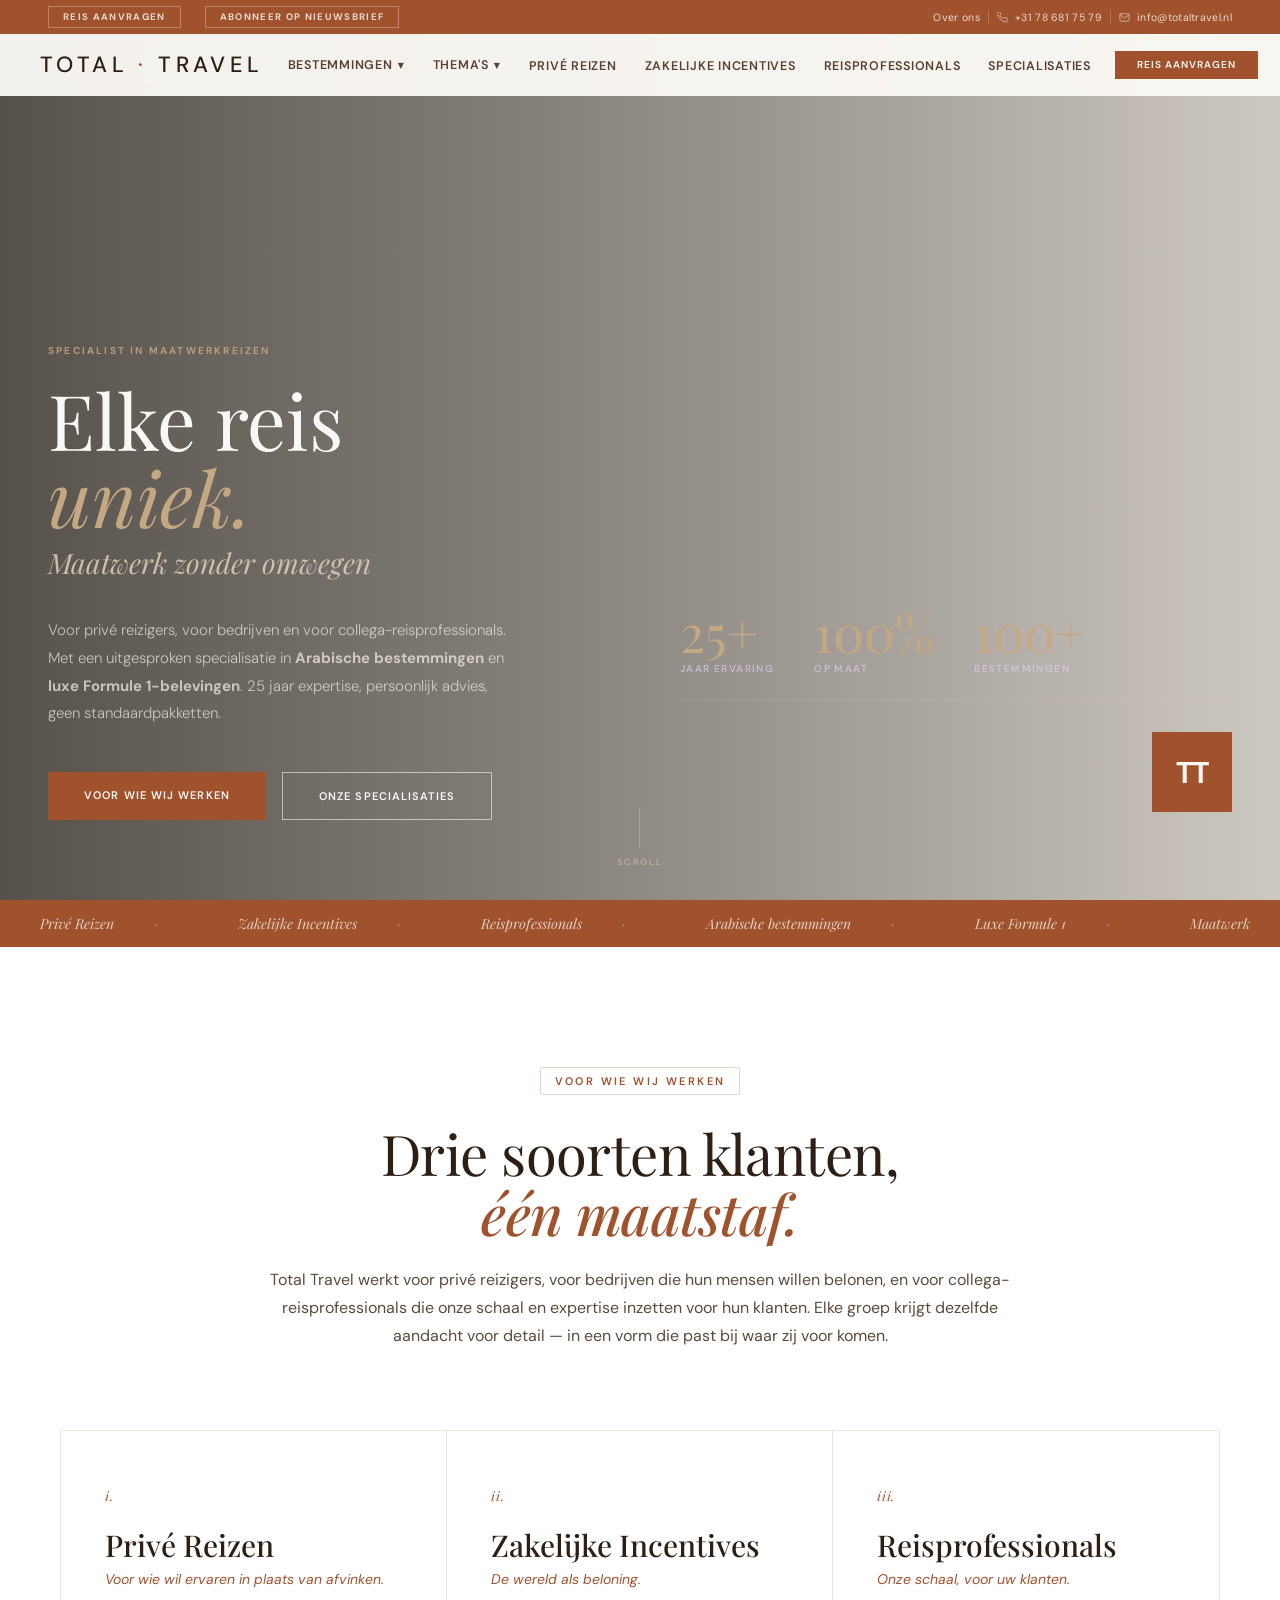
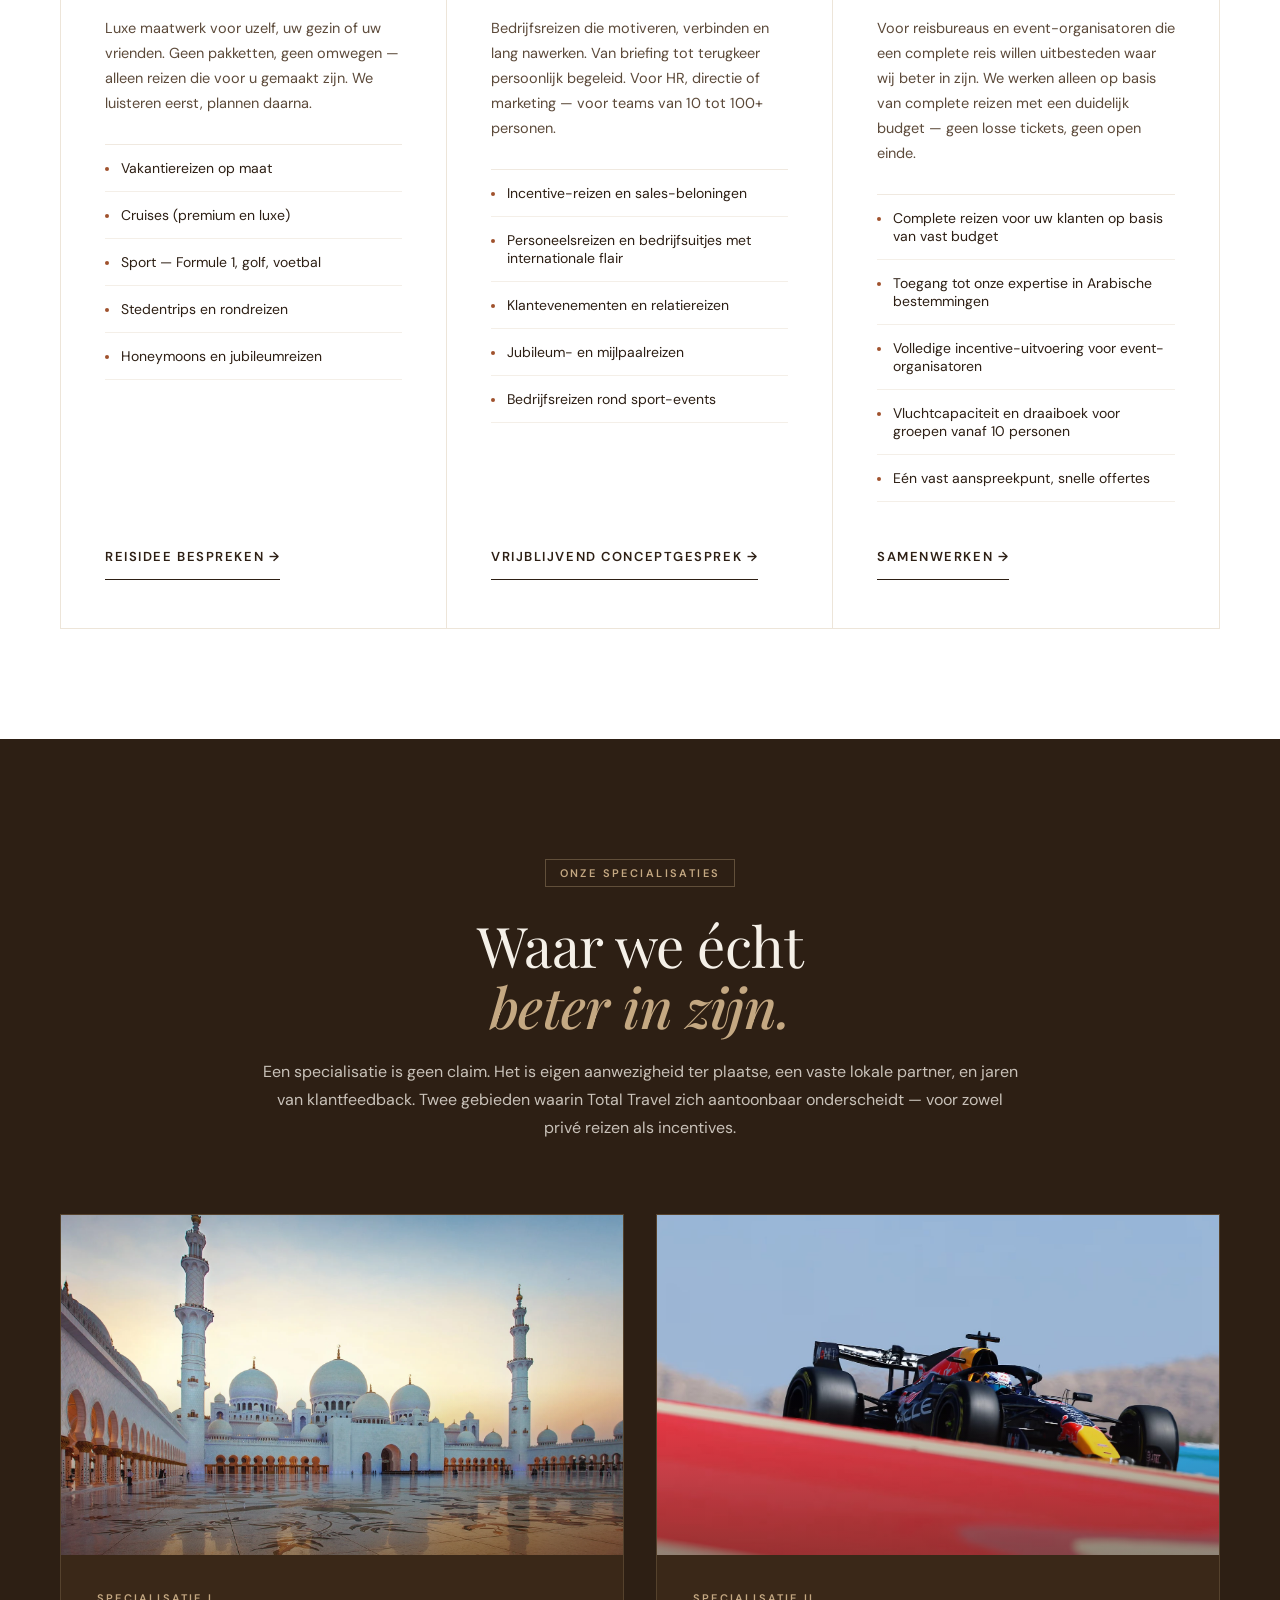
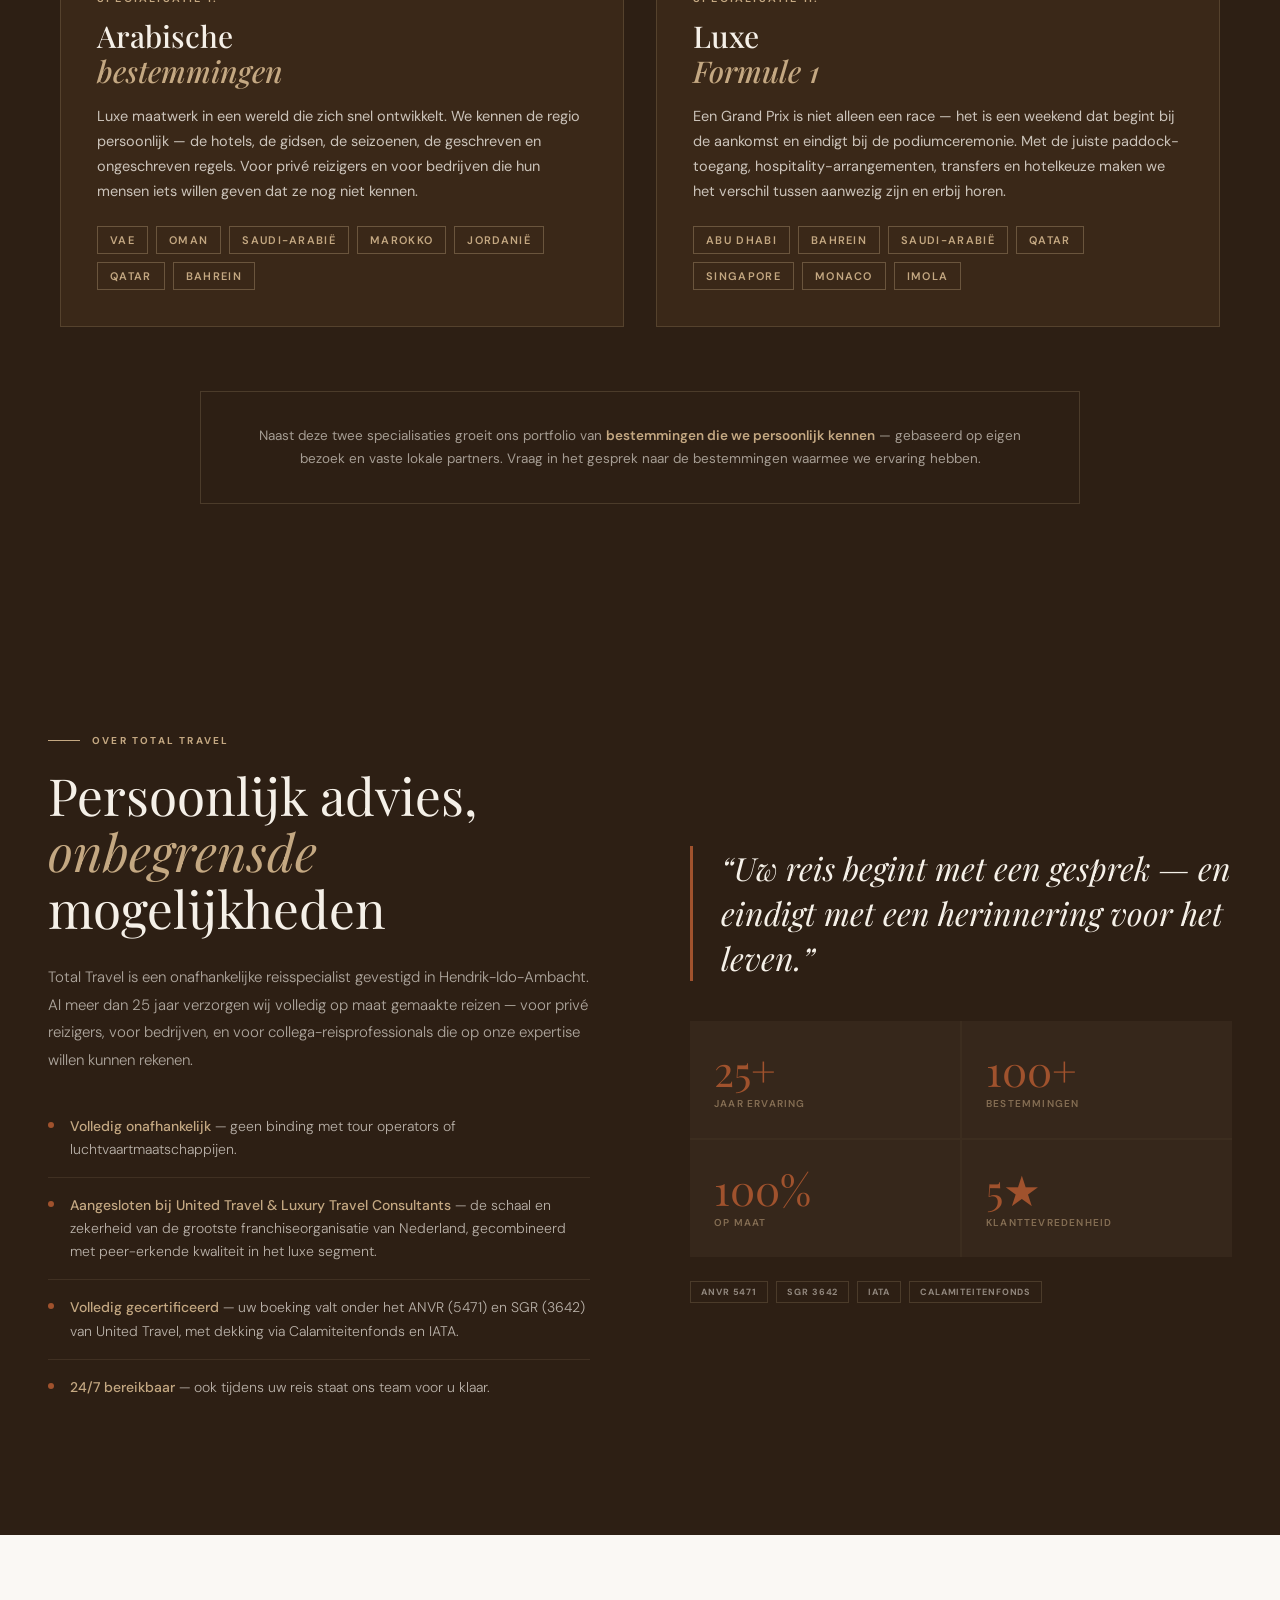
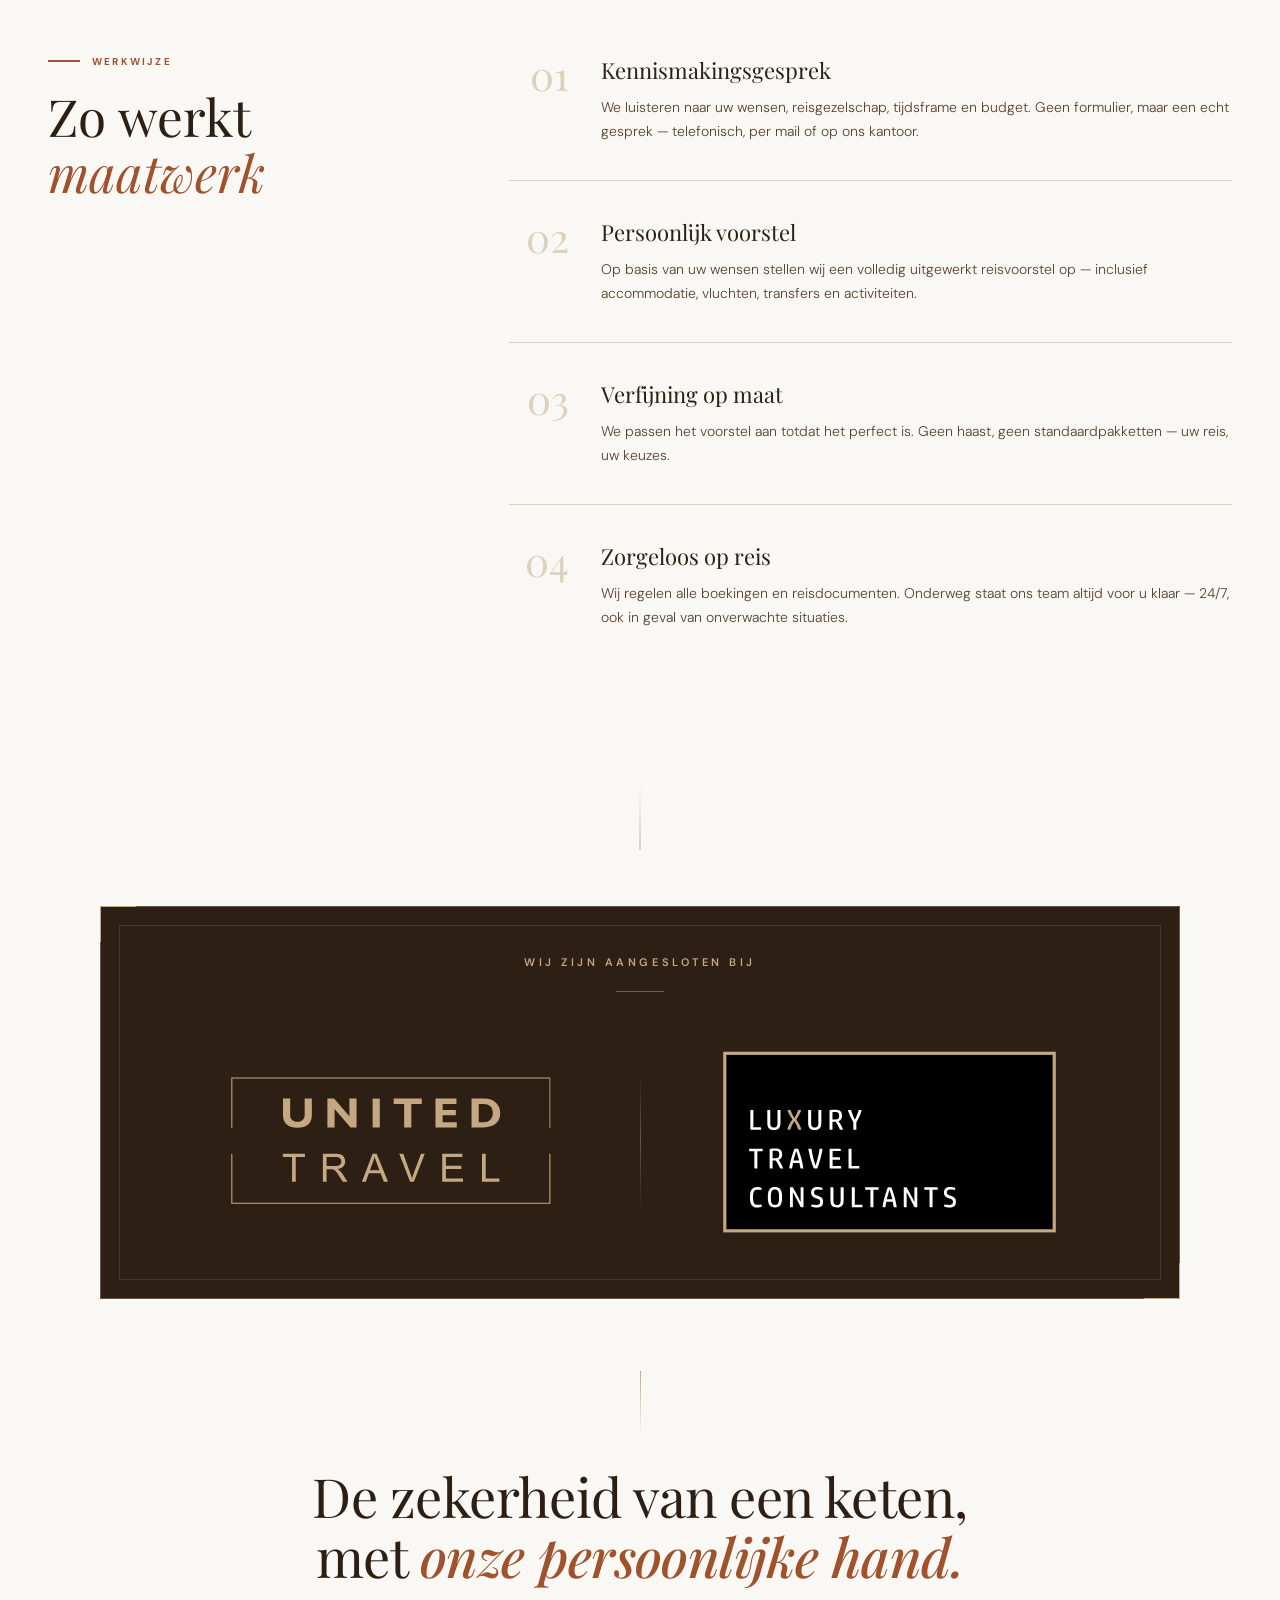
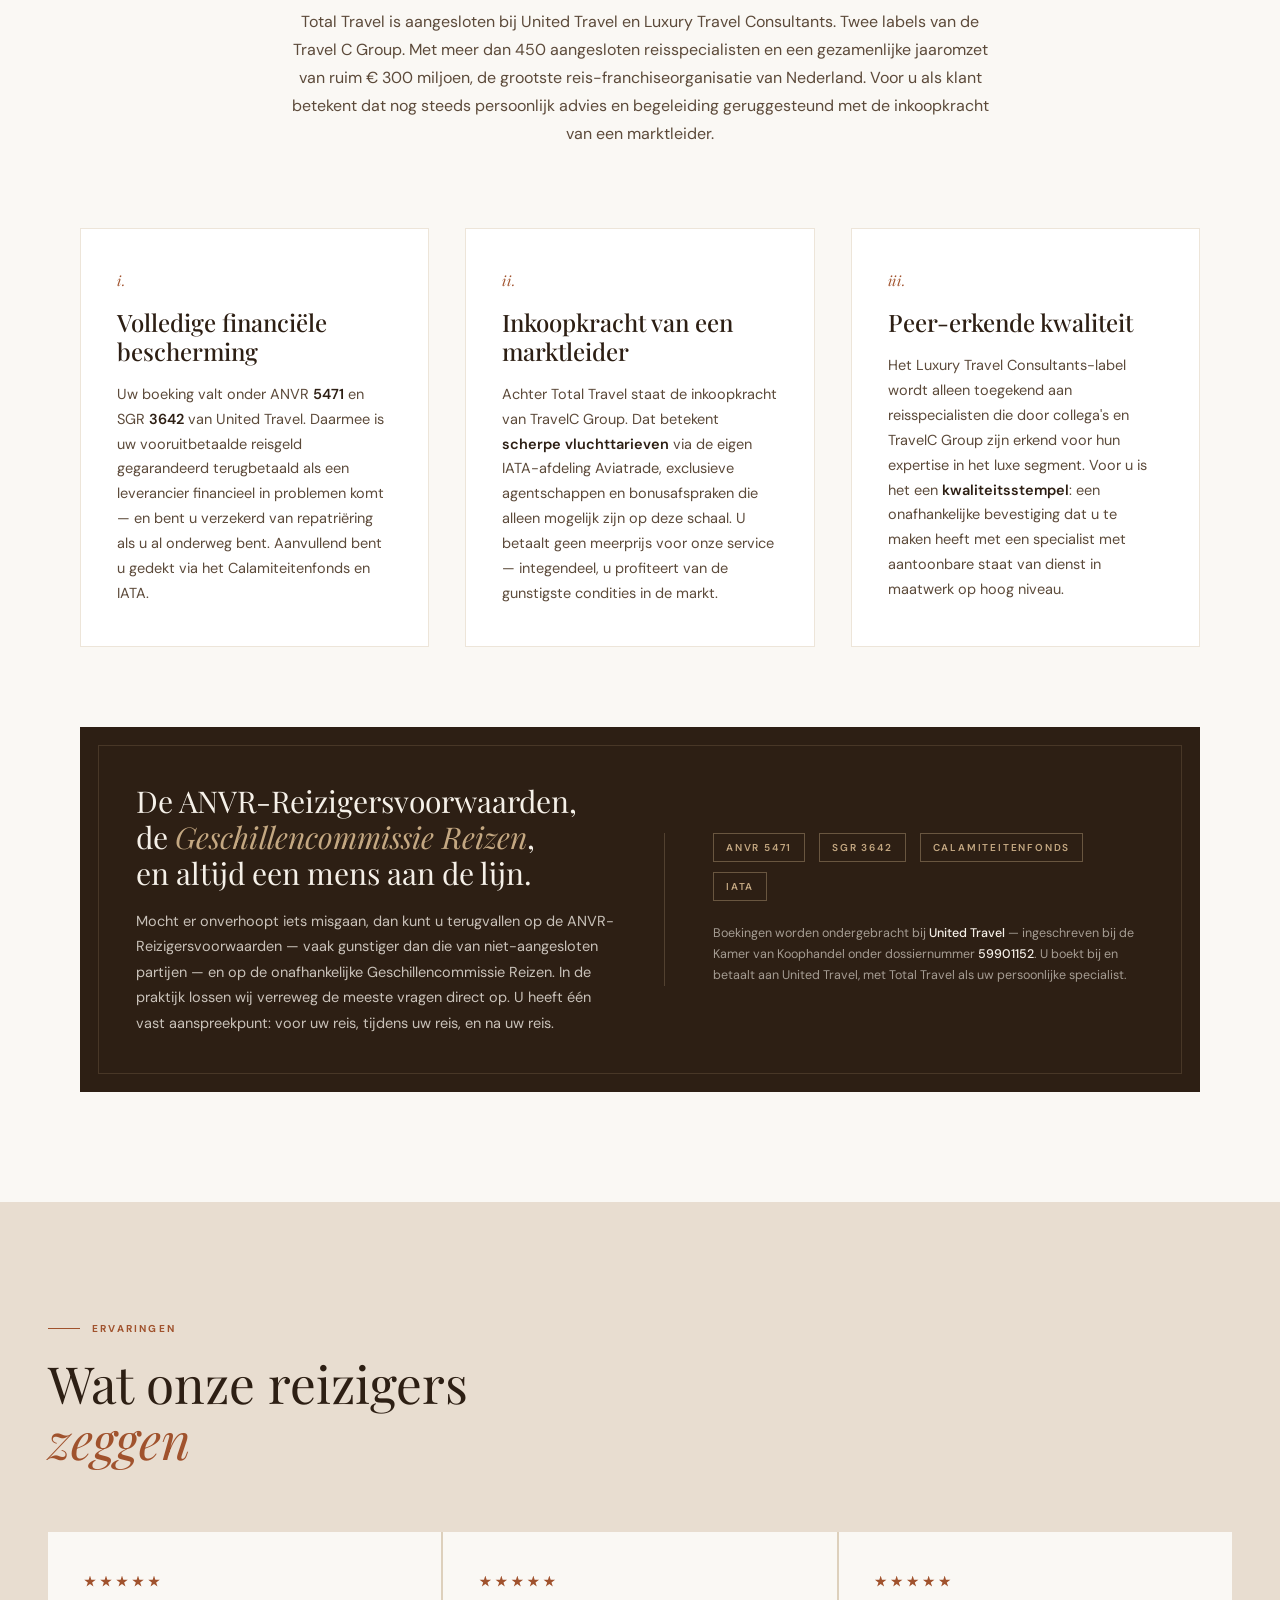
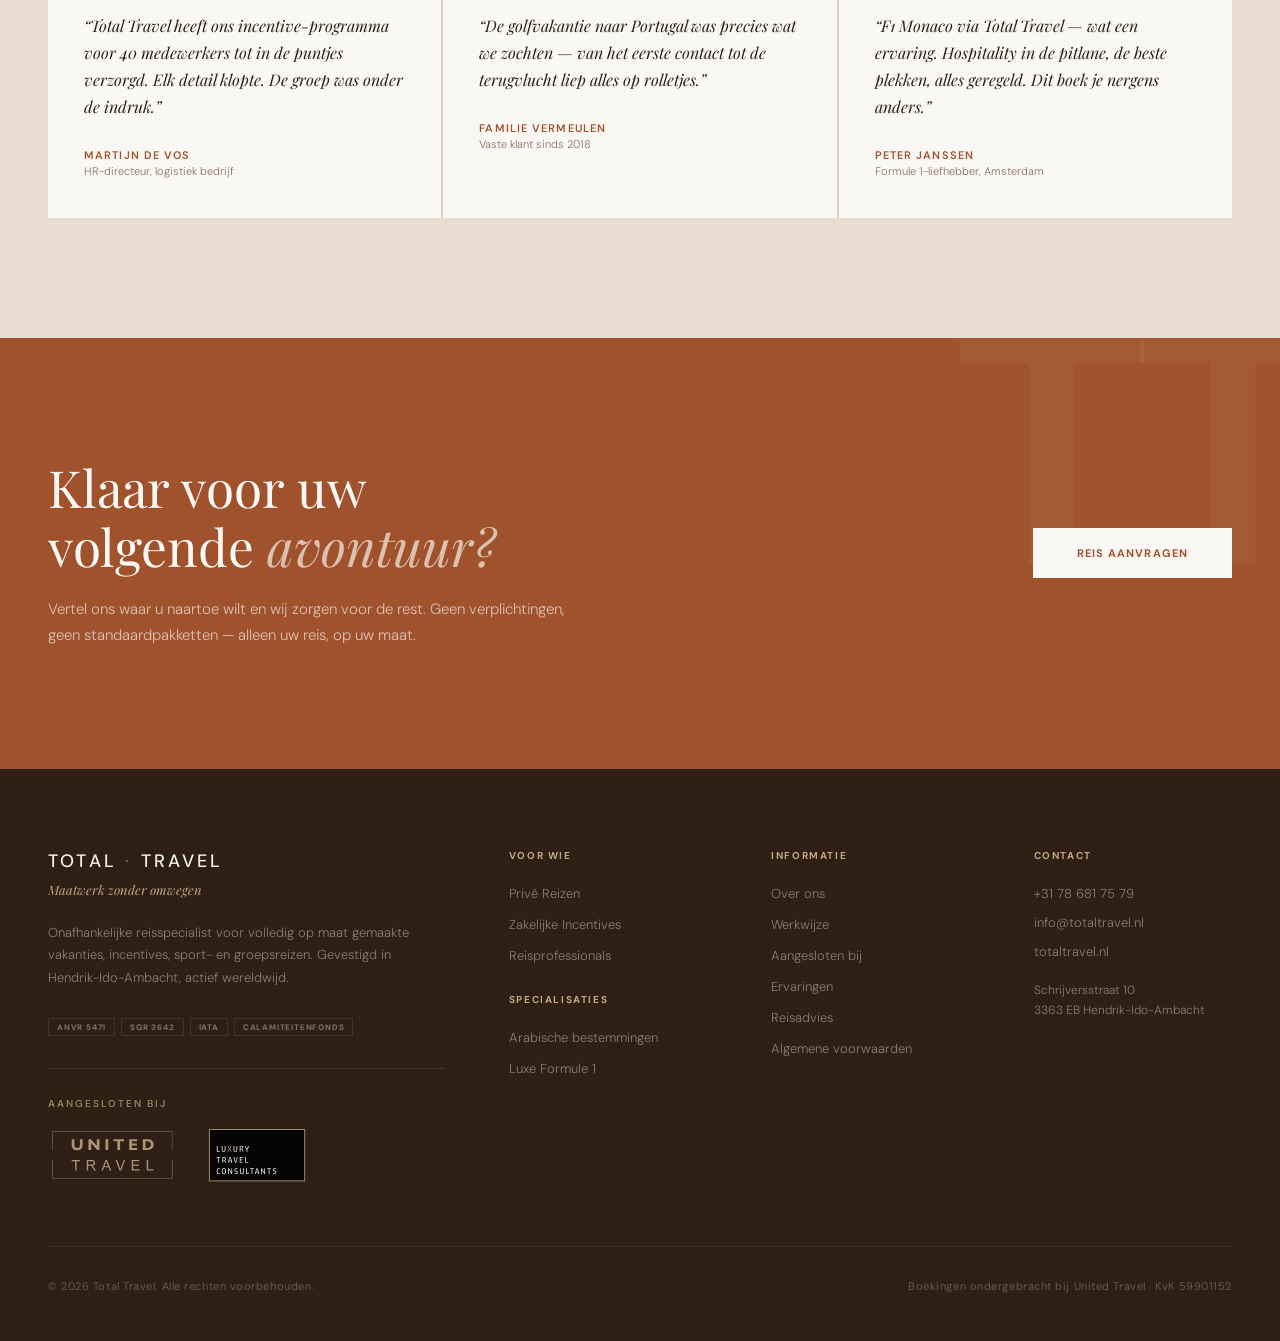
<file: index.html>
<!DOCTYPE html>
<html lang="nl">
<head>
<meta charset="UTF-8">
<meta name="viewport" content="width=device-width, initial-scale=1.0">
<title>Total Travel — Maatwerk zonder omwegen</title>
<link rel="preconnect" href="https://fonts.googleapis.com">
<link href="https://fonts.googleapis.com/css2?family=Playfair+Display:ital,wght@0,400;0,500;0,700;1,400;1,500&family=DM+Sans:ital,wght@0,300;0,400;0,500;0,600;1,300&display=swap" rel="stylesheet">
<link rel="stylesheet" href="totaltravel.css">
</head>
<body>

<div class="cursor" id="cursor"></div>
<div class="cursor-ring" id="cursorRing"></div>

<style>
#mobileNav{
  display:none;position:fixed;top:0;left:0;width:100%;height:100%;
  z-index:9999;background:#2D1F14;overflow-y:auto;
  -webkit-overflow-scrolling:touch;
  font-family:'DM Sans',sans-serif;
}
#mobileNav.open{display:block}
#mobileNav .mn-head{
  display:flex;align-items:center;justify-content:space-between;
  padding:18px 24px;
  border-bottom:1px solid rgba(196,168,130,.18);
  position:sticky;top:0;background:#2D1F14;z-index:1;
}
#mobileNav .mn-wordmark{
  font-size:13px;font-weight:500;letter-spacing:.2em;
  text-transform:uppercase;color:#F5F0E8;
}
#mobileNav .mn-wordmark span{color:#A0522D}
#mobileNav .mn-close{
  background:none;border:none;cursor:pointer;
  font-size:24px;color:#C4A882;padding:4px 8px;line-height:1;
}
#mobileNav .mn-item{
  border-bottom:1px solid rgba(196,168,130,.1);
}
#mobileNav .mn-btn{
  display:flex;align-items:center;justify-content:space-between;
  width:100%;padding:17px 24px;
  background:none;border:none;cursor:pointer;text-align:left;
  font-family:'Playfair Display',Georgia,serif;
  font-size:21px;font-weight:400;color:#F5F0E8;
  -webkit-tap-highlight-color:transparent;
}
#mobileNav .mn-btn .mn-plus{
  font-family:'DM Sans',sans-serif;
  font-size:22px;font-weight:300;color:#A0522D;
  flex-shrink:0;margin-left:12px;
}
#mobileNav .mn-sub{display:none;background:rgba(0,0,0,.12)}
#mobileNav .mn-sub.open{display:block}
#mobileNav .mn-region-btn{
  display:flex;align-items:center;justify-content:space-between;
  width:100%;padding:12px 24px 12px 36px;
  background:none;border:none;cursor:pointer;text-align:left;
  font-family:'DM Sans',sans-serif;
  font-size:12px;font-weight:600;letter-spacing:.1em;
  text-transform:uppercase;color:#C4A882;
  border-top:1px solid rgba(196,168,130,.07);
  text-decoration:none;
  -webkit-tap-highlight-color:transparent;
  box-sizing:border-box;
}
#mobileNav .mn-region-btn .mn-plus{
  font-size:16px;color:#B09068;margin-left:10px;
}
#mobileNav .mn-region-sub{display:none;padding:4px 0 8px}
#mobileNav .mn-region-sub.open{display:block}
#mobileNav .mn-region-sub a{
  display:block;padding:9px 24px 9px 56px;
  font-family:'Playfair Display',Georgia,serif;
  font-style:italic;font-size:16px;
  color:rgba(245,240,232,.5);
  text-decoration:none;
  -webkit-tap-highlight-color:transparent;
}
#mobileNav .mn-thema-list{background:rgba(0,0,0,.12);padding:4px 0 8px}
#mobileNav .mn-thema-list a{
  display:block;padding:9px 24px 9px 56px;
  font-family:'Playfair Display',Georgia,serif;
  font-style:italic;font-size:16px;
  color:rgba(245,240,232,.5);
  text-decoration:none;
  border-bottom:1px solid rgba(196,168,130,.07);
  -webkit-tap-highlight-color:transparent;
}
#mobileNav .mn-thema-list a:last-child{border-bottom:none}
#mobileNav .mn-direct{
  display:block;padding:17px 24px;
  font-family:'Playfair Display',Georgia,serif;
  font-size:21px;font-weight:400;color:#F5F0E8;
  text-decoration:none;
  border-bottom:1px solid rgba(196,168,130,.1);
  -webkit-tap-highlight-color:transparent;
}
#mobileNav .mn-cta{
  display:block;margin:24px;padding:16px;
  background:#A0522D;color:#FAF8F4;
  font-family:'DM Sans',sans-serif;
  font-size:11px;font-weight:700;letter-spacing:.12em;
  text-transform:uppercase;text-align:center;
  text-decoration:none;
}
</style>

<div id="mobileNav">
  <div class="mn-head">
    <div class="mn-wordmark">TOTAL <span>&middot;</span> TRAVEL</div>
    <button class="mn-close" onclick="toggleNav()">&#10005;</button>
  </div>

  <!-- Bestemmingen -->
  <div class="mn-item">
    <button class="mn-btn" onclick="mnToggle(this)">
      Bestemmingen <span class="mn-plus">+</span>
    </button>
    <div class="mn-sub">
      <button class="mn-region-btn" onclick="mnRegion(this)">Afrika <span class="mn-plus">+</span></button>
      <div class="mn-region-sub">
        <a href="marokko.html" onclick="toggleNav()">Marokko</a>
        <a href="#" onclick="toggleNav()">Namibi&euml;</a>
        <a href="#" onclick="toggleNav()">Zanzibar</a>
        <a href="#" onclick="toggleNav()">Zuid-Afrika</a>
      </div>
      <button class="mn-region-btn" onclick="mnRegion(this)">Antarctica <span class="mn-plus">+</span></button>
      <div class="mn-region-sub">
        <a href="#" onclick="toggleNav()">Antarctica</a>
      </div>
      <button class="mn-region-btn" onclick="mnRegion(this)">Azi&euml; <span class="mn-plus">+</span></button>
      <div class="mn-region-sub">
        <a href="#" onclick="toggleNav()">Japan</a>
        <a href="#" onclick="toggleNav()">Maleisi&euml;</a>
        <a href="#" onclick="toggleNav()">Singapore</a>
        <a href="#" onclick="toggleNav()">Thailand</a>
        <a href="#" onclick="toggleNav()">Vietnam</a>
      </div>
      <button class="mn-region-btn" onclick="mnRegion(this)">Europa <span class="mn-plus">+</span></button>
      <div class="mn-region-sub">
        <a href="#" onclick="toggleNav()">Denemarken</a>
        <a href="#" onclick="toggleNav()">Duitsland</a>
        <a href="#" onclick="toggleNav()">Finland</a>
        <a href="#" onclick="toggleNav()">Frankrijk</a>
        <a href="#" onclick="toggleNav()">Griekenland</a>
        <a href="#" onclick="toggleNav()">Itali&euml;</a>
        <a href="#" onclick="toggleNav()">Noorwegen</a>
        <a href="#" onclick="toggleNav()">Oostenrijk</a>
        <a href="#" onclick="toggleNav()">Portugal</a>
        <a href="#" onclick="toggleNav()">Spanje</a>
        <a href="#" onclick="toggleNav()">Zweden</a>
        <a href="#" onclick="toggleNav()">Zwitserland</a>
      </div>
      <button class="mn-region-btn" onclick="mnRegion(this)">Midden-Oosten <span class="mn-plus">+</span></button>
      <div class="mn-region-sub">
        <a href="#" onclick="toggleNav()">Bahrein</a>
        <a href="#" onclick="toggleNav()">Jordani&euml;</a>
        <a href="#" onclick="toggleNav()">Oman</a>
        <a href="#" onclick="toggleNav()">Qatar</a>
        <a href="#" onclick="toggleNav()">Saudi-Arabi&euml;</a>
        <a href="#" onclick="toggleNav()">Ver. Arabische Emiraten</a>
      </div>
      <button class="mn-region-btn" onclick="mnRegion(this)">Noord-Amerika <span class="mn-plus">+</span></button>
      <div class="mn-region-sub">
        <a href="#" onclick="toggleNav()">Canada</a>
        <a href="#" onclick="toggleNav()">Verenigde Staten</a>
      </div>
      <button class="mn-region-btn" onclick="mnRegion(this)">Oceani&euml; <span class="mn-plus">+</span></button>
      <div class="mn-region-sub">
        <a href="#" onclick="toggleNav()">Australi&euml;</a>
        <a href="#" onclick="toggleNav()">Nieuw-Zeeland</a>
      </div>
      <button class="mn-region-btn" onclick="mnRegion(this)">Zuid-Amerika <span class="mn-plus">+</span></button>
      <div class="mn-region-sub">
        <a href="#" onclick="toggleNav()">Argentini&euml;</a>
        <a href="#" onclick="toggleNav()">Brazili&euml;</a>
        <a href="#" onclick="toggleNav()">Chili</a>
        <a href="#" onclick="toggleNav()">Ecuador</a>
      </div>
    </div>
  </div>

  <!-- Thema's -->
  <div class="mn-item">
    <button class="mn-btn" onclick="mnToggle(this)">
      Thema's <span class="mn-plus">+</span>
    </button>
    <div class="mn-sub">
      <a href="#" class="mn-region-btn" onclick="toggleNav()">Cruises</a>
      <a href="#" class="mn-region-btn" onclick="toggleNav()">Formule 1 reizen</a>
      <a href="#" class="mn-region-btn" onclick="toggleNav()">Golfreizen</a>
      <a href="#" class="mn-region-btn" onclick="toggleNav()">Incentives</a>
      <a href="#" class="mn-region-btn" onclick="toggleNav()">Stedentrips</a>
      <a href="#" class="mn-region-btn" onclick="toggleNav()">Vakantiereizen</a>
      <a href="#" class="mn-region-btn" onclick="toggleNav()">Voetbalreizen</a>
    </div>
  </div>

  <!-- Directe links -->
  <a class="mn-direct" href="#prive" onclick="toggleNav()">Priv&eacute; Reizen</a>
  <a class="mn-direct" href="totaltravel-incentives.html">Zakelijke Incentives</a>
  <a class="mn-direct" href="totaltravel-wederverkoper.html">Reisprofessionals</a>
  <a class="mn-direct" href="#specialisaties" onclick="toggleNav()">Specialisaties</a>
  <a class="mn-direct" href="#over" onclick="toggleNav()">Over ons</a>
  <a class="mn-direct" href="#aangesloten" onclick="toggleNav()">Aangesloten</a>

  <a class="mn-cta" href="totaltravel-aanvraag.html" onclick="toggleNav()">Reis aanvragen</a>
</div>

<div class="topbar">
  <div class="topbar-inner">
    <div class="topbar-left">
      <a href="totaltravel-aanvraag.html" class="topbar-btn outline" style="text-decoration:none">Reis aanvragen</a>
      <button class="topbar-btn outline">Abonneer op nieuwsbrief</button>
    </div>
    <div class="topbar-right">
      <a href="#over" class="topbar-item">Over ons</a>
      <div class="topbar-divider"></div>
      <a href="tel:+31786817579" class="topbar-item">
        <svg width="11" height="11" viewBox="0 0 24 24" fill="none" stroke="currentColor" stroke-width="2" stroke-linecap="round" stroke-linejoin="round"><path d="M22 16.92v3a2 2 0 01-2.18 2 19.79 19.79 0 01-8.63-3.07A19.5 19.5 0 013.07 9.81 19.79 19.79 0 01.17 1.18 2 2 0 012.14 0h3a2 2 0 012 1.72c.127.96.361 1.903.7 2.81a2 2 0 01-.45 2.11L6.09 7.91a16 16 0 006 6l1.27-1.27a2 2 0 012.11-.45c.907.339 1.85.573 2.81.7A2 2 0 0122 14.92z"/></svg>
        +31 78 681 75 79
      </a>
      <div class="topbar-divider"></div>
      <a href="/cdn-cgi/l/email-protection#046d6a626b44706b7065687076657261682a6a68" class="topbar-item hide-mobile">
        <svg width="11" height="11" viewBox="0 0 24 24" fill="none" stroke="currentColor" stroke-width="2" stroke-linecap="round" stroke-linejoin="round"><path d="M4 4h16c1.1 0 2 .9 2 2v12c0 1.1-.9 2-2 2H4c-1.1 0-2-.9-2-2V6c0-1.1.9-2 2-2z"/><polyline points="22,6 12,13 2,6"/></svg>
        &#105;&#110;&#102;&#111;&#64;&#116;&#111;&#116;&#97;&#108;&#116;&#114;&#97;&#118;&#101;&#108;&#46;&#110;&#108;
      </a>
    </div>
  </div>
</div>

<nav id="nav">
  <div class="nav-inner"><div class="nav-left"><div class="nav-hamburger nav-hamburger-mob" onclick="toggleNav()"><span></span><span></span><span></span></div><a href="index.html" class="nav-logo">TOTAL <span class="dot">&middot;</span> TRAVEL</a></div><div class="nav-center">
  <ul class="nav-links">

    <li class="has-dropdown"><a href="#bestemmingen" class="nav-link-drop">Bestemmingen <span class="nav-arrow">&#9660;</span></a>
      <div class="dest-dropdown"><div class="dd-inner dest-inner">
        <div class="dest-continents">
          <button class="dest-continent-btn active" onmouseenter="showContinent('afrika',this)">Afrika<span class="cnt-count">4</span></button>
          <button class="dest-continent-btn" onmouseenter="showContinent('antarctica',this)">Antarctica<span class="cnt-count">1</span></button>
          <button class="dest-continent-btn" onmouseenter="showContinent('azie',this)">Azi&euml;<span class="cnt-count">5</span></button>
          <button class="dest-continent-btn" onmouseenter="showContinent('europa',this)">Europa<span class="cnt-count">12</span></button>
          <button class="dest-continent-btn" onmouseenter="showContinent('midden-oosten',this)">Midden-Oosten<span class="cnt-count">6</span></button>
          <button class="dest-continent-btn" onmouseenter="showContinent('noord-amerika',this)">Noord-Amerika<span class="cnt-count">2</span></button>
          <button class="dest-continent-btn" onmouseenter="showContinent('oceanie',this)">Oceani&euml;<span class="cnt-count">2</span></button>
          <button class="dest-continent-btn" onmouseenter="showContinent('zuid-amerika',this)">Zuid-Amerika<span class="cnt-count">4</span></button>
        </div>
        <div class="dest-panels">

          <!-- AFRIKA: Marokko, Namibië, Zuid-Afrika, Zanzibar → alfa: Marokko, Namibië, Zanzibar, Zuid-Afrika -->
          <div class="dest-panel active" id="panel-afrika">
            <div class="dest-panel-label">Afrika &mdash; 4 bestemmingen</div>
            <div class="dest-cards">
              <div class="dest-card" onclick="location='marokko.html'"><div class="dest-card-inner dest-photo" style="background-image:url('Media/marokko.jpg')"></div><div class="dest-card-overlay"></div><div class="dest-card-name"><span class="dest-pin">&#9679;</span><span class="dest-name">Marokko</span></div></div>
              <div class="dest-card"><div class="dest-card-inner dest-photo" style="background-image:url('Media/namibie.jpg')"></div><div class="dest-card-overlay"></div><div class="dest-card-name"><span class="dest-pin">&#9679;</span><span class="dest-name">Namibi&euml;</span></div></div>
              <div class="dest-card"><div class="dest-card-inner dest-photo" style="background-image:url('Media/zanzibar.jpg')"></div><div class="dest-card-overlay"></div><div class="dest-card-name"><span class="dest-pin">&#9679;</span><span class="dest-name">Zanzibar</span></div></div>
              <div class="dest-card"><div class="dest-card-inner dest-photo" style="background-image:url('Media/zuidafrika.jpg')"></div><div class="dest-card-overlay"></div><div class="dest-card-name"><span class="dest-pin">&#9679;</span><span class="dest-name">Zuid-Afrika</span></div></div>
            </div>
          </div>

          <!-- ANTARCTICA -->
          <div class="dest-panel" id="panel-antarctica">
            <div class="dest-panel-label">Antarctica &mdash; 1 bestemming</div>
            <div class="dest-cards">
              <div class="dest-card"><div class="dest-card-inner dest-photo" style="background-image:url('Media/antarctica.jpg')"></div><div class="dest-card-overlay"></div><div class="dest-card-name"><span class="dest-pin">&#9679;</span><span class="dest-name">Antarctica</span></div></div>
            </div>
          </div>

          <!-- AZIË: alfa: Japan, Maleisië, Singapore, Thailand, Vietnam -->
          <div class="dest-panel" id="panel-azie">
            <div class="dest-panel-label">Azi&euml; &mdash; 5 bestemmingen</div>
            <div class="dest-cards">
              <div class="dest-card"><div class="dest-card-inner dest-photo" style="background-image:url('Media/japan.jpg')"></div><div class="dest-card-overlay"></div><div class="dest-card-name"><span class="dest-pin">&#9679;</span><span class="dest-name">Japan</span></div></div>
              <div class="dest-card"><div class="dest-card-inner dest-photo" style="background-image:url('Media/maleisie.jpg')"></div><div class="dest-card-overlay"></div><div class="dest-card-name"><span class="dest-pin">&#9679;</span><span class="dest-name">Maleisi&euml;</span></div></div>
              <div class="dest-card"><div class="dest-card-inner dest-photo" style="background-image:url('Media/singapore.jpg')"></div><div class="dest-card-overlay"></div><div class="dest-card-name"><span class="dest-pin">&#9679;</span><span class="dest-name">Singapore</span></div></div>
              <div class="dest-card"><div class="dest-card-inner dest-photo" style="background-image:url('Media/thailand.jpg')"></div><div class="dest-card-overlay"></div><div class="dest-card-name"><span class="dest-pin">&#9679;</span><span class="dest-name">Thailand</span></div></div>
              <div class="dest-card"><div class="dest-card-inner dest-photo" style="background-image:url('Media/vietnam.jpg')"></div><div class="dest-card-overlay"></div><div class="dest-card-name"><span class="dest-pin">&#9679;</span><span class="dest-name">Vietnam</span></div></div>
            </div>
          </div>

          <!-- EUROPA: alfa: Denemarken, Duitsland, Finland, Frankrijk, Griekenland, Italië, Noorwegen, Oostenrijk, Portugal, Spanje, Zweden, Zwitserland -->
          <div class="dest-panel" id="panel-europa">
            <div class="dest-panel-label">Europa &mdash; 12 bestemmingen</div>
            <div class="dest-cards">
              <div class="dest-card"><div class="dest-card-inner dest-photo" style="background-image:url('Media/denemarken.jpg')"></div><div class="dest-card-overlay"></div><div class="dest-card-name"><span class="dest-pin">&#9679;</span><span class="dest-name">Denemarken</span></div></div>
              <div class="dest-card"><div class="dest-card-inner dest-photo" style="background-image:url('Media/duitsland.jpg')"></div><div class="dest-card-overlay"></div><div class="dest-card-name"><span class="dest-pin">&#9679;</span><span class="dest-name">Duitsland</span></div></div>
              <div class="dest-card"><div class="dest-card-inner dest-photo" style="background-image:url('Media/finland.jpg')"></div><div class="dest-card-overlay"></div><div class="dest-card-name"><span class="dest-pin">&#9679;</span><span class="dest-name">Finland</span></div></div>
              <div class="dest-card"><div class="dest-card-inner dest-photo" style="background-image:url('Media/frankrijk.jpg')"></div><div class="dest-card-overlay"></div><div class="dest-card-name"><span class="dest-pin">&#9679;</span><span class="dest-name">Frankrijk</span></div></div>
              <div class="dest-card"><div class="dest-card-inner dest-photo" style="background-image:url('Media/griekenland.jpg')"></div><div class="dest-card-overlay"></div><div class="dest-card-name"><span class="dest-pin">&#9679;</span><span class="dest-name">Griekenland</span></div></div>
              <div class="dest-card"><div class="dest-card-inner dest-photo" style="background-image:url('Media/italie.jpg')"></div><div class="dest-card-overlay"></div><div class="dest-card-name"><span class="dest-pin">&#9679;</span><span class="dest-name">Itali&euml;</span></div></div>
              <div class="dest-card"><div class="dest-card-inner dest-photo" style="background-image:url('Media/noorwegen.jpg')"></div><div class="dest-card-overlay"></div><div class="dest-card-name"><span class="dest-pin">&#9679;</span><span class="dest-name">Noorwegen</span></div></div>
              <div class="dest-card"><div class="dest-card-inner dest-photo" style="background-image:url('Media/oostenrijk.jpg')"></div><div class="dest-card-overlay"></div><div class="dest-card-name"><span class="dest-pin">&#9679;</span><span class="dest-name">Oostenrijk</span></div></div>
              <div class="dest-card"><div class="dest-card-inner dest-photo" style="background-image:url('Media/portugal.jpg')"></div><div class="dest-card-overlay"></div><div class="dest-card-name"><span class="dest-pin">&#9679;</span><span class="dest-name">Portugal</span></div></div>
              <div class="dest-card"><div class="dest-card-inner dest-photo" style="background-image:url('Media/spanje.jpg')"></div><div class="dest-card-overlay"></div><div class="dest-card-name"><span class="dest-pin">&#9679;</span><span class="dest-name">Spanje</span></div></div>
              <div class="dest-card"><div class="dest-card-inner dest-photo" style="background-image:url('Media/zweden.jpg')"></div><div class="dest-card-overlay"></div><div class="dest-card-name"><span class="dest-pin">&#9679;</span><span class="dest-name">Zweden</span></div></div>
              <div class="dest-card"><div class="dest-card-inner dest-photo" style="background-image:url('Media/zwitserland.jpg')"></div><div class="dest-card-overlay"></div><div class="dest-card-name"><span class="dest-pin">&#9679;</span><span class="dest-name">Zwitserland</span></div></div>
            </div>
          </div>

          <!-- MIDDEN-OOSTEN: alfa: Bahrein, Jordanië, Oman, Qatar, Saudi-Arabië, Ver. Arabische Emiraten -->
          <div class="dest-panel" id="panel-midden-oosten">
            <div class="dest-panel-label">Midden-Oosten &mdash; 6 bestemmingen</div>
            <div class="dest-cards">
              <div class="dest-card"><div class="dest-card-inner dest-photo" style="background-image:url('Media/bahrein.jpg')"></div><div class="dest-card-overlay"></div><div class="dest-card-name"><span class="dest-pin">&#9679;</span><span class="dest-name">Bahrein</span></div></div>
              <div class="dest-card"><div class="dest-card-inner dest-photo" style="background-image:url('Media/jordanie.jpg')"></div><div class="dest-card-overlay"></div><div class="dest-card-name"><span class="dest-pin">&#9679;</span><span class="dest-name">Jordani&euml;</span></div></div>
              <div class="dest-card"><div class="dest-card-inner dest-photo" style="background-image:url('Media/oman.jpg')"></div><div class="dest-card-overlay"></div><div class="dest-card-name"><span class="dest-pin">&#9679;</span><span class="dest-name">Oman</span></div></div>
              <div class="dest-card"><div class="dest-card-inner dest-photo" style="background-image:url('Media/qatar.jpg')"></div><div class="dest-card-overlay"></div><div class="dest-card-name"><span class="dest-pin">&#9679;</span><span class="dest-name">Qatar</span></div></div>
              <div class="dest-card"><div class="dest-card-inner dest-photo" style="background-image:url('Media/saudiarabie.jpg')"></div><div class="dest-card-overlay"></div><div class="dest-card-name"><span class="dest-pin">&#9679;</span><span class="dest-name">Saudi-Arabi&euml;</span></div></div>
              <div class="dest-card"><div class="dest-card-inner dest-photo" style="background-image:url('Media/verenigdearabischeemiraten.jpg')"></div><div class="dest-card-overlay"></div><div class="dest-card-name"><span class="dest-pin">&#9679;</span><span class="dest-name">Ver. Arabische Emiraten</span></div></div>
            </div>
          </div>

          <!-- NOORD-AMERIKA: alfa: Canada, Verenigde Staten -->
          <div class="dest-panel" id="panel-noord-amerika">
            <div class="dest-panel-label">Noord-Amerika &mdash; 2 bestemmingen</div>
            <div class="dest-cards">
              <div class="dest-card"><div class="dest-card-inner dest-photo" style="background-image:url('Media/canada.jpg')"></div><div class="dest-card-overlay"></div><div class="dest-card-name"><span class="dest-pin">&#9679;</span><span class="dest-name">Canada</span></div></div>
              <div class="dest-card"><div class="dest-card-inner dest-photo" style="background-image:url('Media/verenigde-staten.jpg')"></div><div class="dest-card-overlay"></div><div class="dest-card-name"><span class="dest-pin">&#9679;</span><span class="dest-name">Verenigde Staten</span></div></div>
            </div>
          </div>

          <!-- OCEANIË: alfa: Australië, Nieuw-Zeeland -->
          <div class="dest-panel" id="panel-oceanie">
            <div class="dest-panel-label">Oceani&euml; &mdash; 2 bestemmingen</div>
            <div class="dest-cards">
              <div class="dest-card"><div class="dest-card-inner dest-photo" style="background-image:url('Media/australie.jpg')"></div><div class="dest-card-overlay"></div><div class="dest-card-name"><span class="dest-pin">&#9679;</span><span class="dest-name">Australi&euml;</span></div></div>
              <div class="dest-card"><div class="dest-card-inner dest-photo" style="background-image:url('Media/nieuwzeeland.jpg')"></div><div class="dest-card-overlay"></div><div class="dest-card-name"><span class="dest-pin">&#9679;</span><span class="dest-name">Nieuw-Zeeland</span></div></div>
            </div>
          </div>

          <!-- ZUID-AMERIKA: alfa: Argentinië, Brazilië, Chili, Ecuador -->
          <div class="dest-panel" id="panel-zuid-amerika">
            <div class="dest-panel-label">Zuid-Amerika &mdash; 4 bestemmingen</div>
            <div class="dest-cards">
              <div class="dest-card"><div class="dest-card-inner dest-photo" style="background-image:url('Media/argentinie.jpg')"></div><div class="dest-card-overlay"></div><div class="dest-card-name"><span class="dest-pin">&#9679;</span><span class="dest-name">Argentini&euml;</span></div></div>
              <div class="dest-card"><div class="dest-card-inner dest-photo" style="background-image:url('Media/brazilie.jpg')"></div><div class="dest-card-overlay"></div><div class="dest-card-name"><span class="dest-pin">&#9679;</span><span class="dest-name">Brazili&euml;</span></div></div>
              <div class="dest-card"><div class="dest-card-inner dest-photo" style="background-image:url('Media/chili.jpg')"></div><div class="dest-card-overlay"></div><div class="dest-card-name"><span class="dest-pin">&#9679;</span><span class="dest-name">Chili</span></div></div>
              <div class="dest-card"><div class="dest-card-inner dest-photo" style="background-image:url('Media/ecuador.jpg')"></div><div class="dest-card-overlay"></div><div class="dest-card-name"><span class="dest-pin">&#9679;</span><span class="dest-name">Ecuador</span></div></div>
            </div>
          </div>

        </div>
      </div></div>
    </li>


    <li class="has-dropdown"><a href="#themas" class="nav-link-drop">Thema's <span class="nav-arrow">&#9660;</span></a>
      <div class="thema-dropdown"><div class="dd-inner thema-inner">
        <div class="dest-continents">
          <button class="dest-continent-btn active" onmouseenter="showThema('cruises',this)">Cruises</button>
          <button class="dest-continent-btn" onmouseenter="showThema('formule1',this)">Formule 1 reizen</button>
          <button class="dest-continent-btn" onmouseenter="showThema('golf',this)">Golfreizen</button>
          <button class="dest-continent-btn" onmouseenter="showThema('incentives',this)">Incentives</button>
          <button class="dest-continent-btn" onmouseenter="showThema('stedentrips',this)">Stedentrips</button>
          <button class="dest-continent-btn" onmouseenter="showThema('vakantie',this)">Vakantiereizen</button>
          <button class="dest-continent-btn" onmouseenter="showThema('voetbal',this)">Voetbalreizen</button>
        </div>
        <div class="dest-panels">
          <div class="dest-panel active" id="tpanel-cruises">
            <div class="dest-panel-label">Cruises</div>
            <div class="dest-cards">
              <div class="dest-card"><div class="dest-card-inner dest-photo" style="background-image:url('Media/thema-cruises.jpg')"></div><div class="dest-card-overlay"></div><div class="dest-card-name"><span class="dest-pin">&#9679;</span><span class="dest-name">Cruises</span></div></div>
            </div>
          </div>
          <div class="dest-panel" id="tpanel-formule1">
            <div class="dest-panel-label">Formule 1 reizen</div>
            <div class="dest-cards">
              <div class="dest-card"><div class="dest-card-inner dest-photo" style="background-image:url('Media/f1-abudhabi.jpg')"></div><div class="dest-card-overlay"></div><div class="dest-card-name"><span class="dest-pin">&#9679;</span><span class="dest-name">Abu Dhabi</span></div></div>
              <div class="dest-card"><div class="dest-card-inner dest-photo" style="background-image:url('Media/f1-bahrein.jpg')"></div><div class="dest-card-overlay"></div><div class="dest-card-name"><span class="dest-pin">&#9679;</span><span class="dest-name">Bahrein</span></div></div>
              <div class="dest-card"><div class="dest-card-inner dest-photo" style="background-image:url('Media/f1-qatar.jpg')"></div><div class="dest-card-overlay"></div><div class="dest-card-name"><span class="dest-pin">&#9679;</span><span class="dest-name">Qatar</span></div></div>
              <div class="dest-card"><div class="dest-card-inner dest-photo" style="background-image:url('Media/f1-saudiarabie.jpg')"></div><div class="dest-card-overlay"></div><div class="dest-card-name"><span class="dest-pin">&#9679;</span><span class="dest-name">Saudi-Arabi&euml;</span></div></div>
              <div class="dest-card"><div class="dest-card-inner dest-photo" style="background-image:url('Media/f1-singapore.jpg')"></div><div class="dest-card-overlay"></div><div class="dest-card-name"><span class="dest-pin">&#9679;</span><span class="dest-name">Singapore</span></div></div>
            </div>
          </div>
          <div class="dest-panel" id="tpanel-golf">
            <div class="dest-panel-label">Golfreizen</div>
            <div class="dest-cards">
              <div class="dest-card"><div class="dest-card-inner dest-photo" style="background-image:url('Media/golf-marokko.jpg')"></div><div class="dest-card-overlay"></div><div class="dest-card-name"><span class="dest-pin">&#9679;</span><span class="dest-name">Marokko</span></div></div>
              <div class="dest-card"><div class="dest-card-inner dest-photo" style="background-image:url('Media/golf-portugal.jpg')"></div><div class="dest-card-overlay"></div><div class="dest-card-name"><span class="dest-pin">&#9679;</span><span class="dest-name">Portugal</span></div></div>
              <div class="dest-card"><div class="dest-card-inner dest-photo" style="background-image:url('Media/golf-spanje.jpg')"></div><div class="dest-card-overlay"></div><div class="dest-card-name"><span class="dest-pin">&#9679;</span><span class="dest-name">Spanje</span></div></div>
            </div>
          </div>
          <div class="dest-panel" id="tpanel-incentives">
            <div class="dest-panel-label">Incentives</div>
            <div class="dest-cards">
              <div class="dest-card"><div class="dest-card-inner dest-photo" style="background-image:url('Media/thema-incentives.jpg')"></div><div class="dest-card-overlay"></div><div class="dest-card-name"><span class="dest-pin">&#9679;</span><span class="dest-name">Incentives</span></div></div>
            </div>
          </div>
          <div class="dest-panel" id="tpanel-stedentrips">
            <div class="dest-panel-label">Stedentrips</div>
            <div class="dest-cards">
              <div class="dest-card"><div class="dest-card-inner dest-photo" style="background-image:url('Media/stad-barcelona.jpg')"></div><div class="dest-card-overlay"></div><div class="dest-card-name"><span class="dest-pin">&#9679;</span><span class="dest-name">Barcelona</span></div></div>
              <div class="dest-card"><div class="dest-card-inner dest-photo" style="background-image:url('Media/stad-lissabon.jpg')"></div><div class="dest-card-overlay"></div><div class="dest-card-name"><span class="dest-pin">&#9679;</span><span class="dest-name">Lissabon</span></div></div>
              <div class="dest-card"><div class="dest-card-inner dest-photo" style="background-image:url('Media/stad-londen.jpg')"></div><div class="dest-card-overlay"></div><div class="dest-card-name"><span class="dest-pin">&#9679;</span><span class="dest-name">Londen</span></div></div>
              <div class="dest-card"><div class="dest-card-inner dest-photo" style="background-image:url('Media/stad-madrid.jpg')"></div><div class="dest-card-overlay"></div><div class="dest-card-name"><span class="dest-pin">&#9679;</span><span class="dest-name">Madrid</span></div></div>
              <div class="dest-card"><div class="dest-card-inner dest-photo" style="background-image:url('Media/stad-newyork.jpg')"></div><div class="dest-card-overlay"></div><div class="dest-card-name"><span class="dest-pin">&#9679;</span><span class="dest-name">New York</span></div></div>
              <div class="dest-card"><div class="dest-card-inner dest-photo" style="background-image:url('Media/stad-porto.jpg')"></div><div class="dest-card-overlay"></div><div class="dest-card-name"><span class="dest-pin">&#9679;</span><span class="dest-name">Porto</span></div></div>
            </div>
          </div>
          <div class="dest-panel" id="tpanel-vakantie">
            <div class="dest-panel-label">Vakantiereizen</div>
            <div class="dest-cards">
              <div class="dest-card"><div class="dest-card-inner dest-photo" style="background-image:url('Media/thema-vakantiereizen.jpg')"></div><div class="dest-card-overlay"></div><div class="dest-card-name"><span class="dest-pin">&#9679;</span><span class="dest-name">Vakantiereizen</span></div></div>
            </div>
          </div>
          <div class="dest-panel" id="tpanel-voetbal">
            <div class="dest-panel-label">Voetbalreizen</div>
            <div class="dest-cards">
              <div class="dest-card"><div class="dest-card-inner dest-photo" style="background-image:url('Media/thema-voetbal.jpg')"></div><div class="dest-card-overlay"></div><div class="dest-card-name"><span class="dest-pin">&#9679;</span><span class="dest-name">Voetbalreizen</span></div></div>
            </div>
          </div>
        </div>
      </div></div>
    </li>
    <li><a href="#prive">Priv&eacute; Reizen</a></li>
    <li><a href="totaltravel-incentives.html">Zakelijke Incentives</a></li>
    <li><a href="totaltravel-wederverkoper.html">Reisprofessionals</a></li>
    <li><a href="#specialisaties">Specialisaties</a></li>
  </ul>
</div><div class="nav-right"><a href="totaltravel-aanvraag.html" class="nav-cta nav-cta-hide-mobile">Reis aanvragen</a></div></div></nav>

<section class="hero hero-on-video" id="top">
  <div class="hero-video-wrap"><video autoplay muted loop playsinline preload="none"><source src="Media/hero-video.mp4" type="video/mp4"></video></div>
  <div class="hero-bg-shape"></div>
  <div class="hero-bg-line"></div>
  <div class="hero-rule"></div>
  <div class="hero-inner">
    <div class="hero-text">
      <div class="hero-eyebrow reveal">Specialist in maatwerkreizen</div>
      <h1 class="hero-h1 reveal" style="transition-delay:.1s">Elke reis<br><em>uniek.</em></h1>
      <div class="hero-tagline reveal" style="transition-delay:.2s">Maatwerk zonder omwegen</div>
      <p class="hero-body reveal" style="transition-delay:.3s">Voor priv&eacute; reizigers, voor bedrijven en voor collega-reisprofessionals. Met een uitgesproken specialisatie in <strong>Arabische bestemmingen</strong> en <strong>luxe Formule 1-belevingen</strong>. 25 jaar expertise, persoonlijk advies, geen standaardpakketten.</p>
      <div class="hero-actions reveal" style="transition-delay:.4s">
        <a href="#pijlers" class="btn-primary">Voor wie wij werken</a>
        <a href="#specialisaties" class="btn-ghost">Onze specialisaties</a>
      </div>
    </div>
    <div class="hero-right reveal" style="transition-delay:.25s">
      <div class="hero-stat-row">
        <div><div class="hero-stat-num">25+</div><div class="hero-stat-lbl">Jaar ervaring</div></div>
        <div><div class="hero-stat-num">100%</div><div class="hero-stat-lbl">Op maat</div></div>
        <div><div class="hero-stat-num">100+</div><div class="hero-stat-lbl">Bestemmingen</div></div>
      </div>
      <div class="hero-monogram"><span>TT</span></div>
    </div>
  </div>
  <div class="scroll-hint"><div class="scroll-hint-line"></div><span>Scroll</span></div>
</section>

<div class="marquee-wrap">
  <div class="marquee-track">
    <span class="marquee-item">Priv&eacute; Reizen</span><span class="marquee-item">Zakelijke Incentives</span><span class="marquee-item">Reisprofessionals</span><span class="marquee-item">Arabische bestemmingen</span><span class="marquee-item">Luxe Formule 1</span><span class="marquee-item">Maatwerk</span><span class="marquee-item">Priv&eacute; Reizen</span><span class="marquee-item">Zakelijke Incentives</span><span class="marquee-item">Reisprofessionals</span><span class="marquee-item">Arabische bestemmingen</span><span class="marquee-item">Luxe Formule 1</span><span class="marquee-item">Maatwerk</span>
  </div>
</div>

<!-- ============== DRIE PIJLERS — PRIVÉ / ZAKELIJK / PROFESSIONALS ============== -->
<style>
  #pijlers{
    background:#FFFFFF;
    position:relative;
  }
  .pijlers-wrap{
    max-width:1320px;
    margin:0 auto;
    padding:120px 60px 110px;
  }
  .pijlers-head{
    text-align:center;
    max-width:780px;
    margin:0 auto 80px;
  }
  .pijlers-label{
    display:inline-block;
    font-family:'DM Sans',sans-serif;
    font-size:11px;font-weight:600;letter-spacing:.22em;
    text-transform:uppercase;
    color:#A0522D;
    padding:6px 14px;
    border:1px solid rgba(160,82,45,.25);
    border-radius:2px;
    margin-bottom:28px;
  }
  .pijlers-h2{
    font-family:'Playfair Display',Georgia,serif;
    font-size:clamp(36px,5vw,56px);
    font-weight:400;
    line-height:1.08;
    color:#2D1F14;
    margin:0 0 22px;
    letter-spacing:-.01em;
  }
  .pijlers-h2 em{
    font-style:italic;color:#A0522D;font-weight:500;
  }
  .pijlers-intro{
    font-family:'DM Sans',sans-serif;
    font-size:16px;line-height:1.75;
    color:#5C4A3A;margin:0;
  }
  .pijlers-grid{
    display:grid;
    grid-template-columns:repeat(3,1fr);
    gap:0;
    border:1px solid rgba(196,168,130,.3);
  }
  .pijler{
    padding:56px 44px 48px;
    border-right:1px solid rgba(196,168,130,.3);
    background:#FFFFFF;
    transition:background .35s ease;
    position:relative;
    display:flex;flex-direction:column;
  }
  .pijler:last-child{border-right:none}
  .pijler:hover{background:#FAF8F4}
  .pijler-num{
    font-family:'Playfair Display',Georgia,serif;
    font-size:13px;font-style:italic;
    color:#A0522D;
    margin-bottom:24px;
    letter-spacing:.06em;
  }
  .pijler-titel{
    font-family:'Playfair Display',Georgia,serif;
    font-size:30px;font-weight:500;
    color:#2D1F14;
    line-height:1.15;
    margin:0 0 8px;
  }
  .pijler-sub{
    font-family:'DM Sans',sans-serif;
    font-style:italic;
    font-size:14px;
    color:#A0522D;
    margin:0 0 28px;
  }
  .pijler-body{
    font-family:'DM Sans',sans-serif;
    font-size:14.5px;
    line-height:1.72;
    color:#5C4A3A;
    margin:0 0 28px;
  }
  .pijler-lijst{
    list-style:none;padding:0;margin:0 0 32px;
    border-top:1px solid rgba(196,168,130,.25);
  }
  .pijler-lijst li{
    font-family:'DM Sans',sans-serif;
    font-size:14px;
    color:#2D1F14;
    padding:14px 0;
    border-bottom:1px solid rgba(196,168,130,.18);
    display:flex;align-items:flex-start;gap:12px;
  }
  .pijler-lijst li::before{
    content:"";
    width:4px;height:4px;border-radius:50%;
    background:#A0522D;
    margin-top:8px;flex-shrink:0;
  }
  .pijler-cta{
    margin-top:auto;
  }
  .pijler-cta a{
    display:inline-flex;align-items:center;gap:10px;
    font-family:'DM Sans',sans-serif;
    font-size:13px;font-weight:600;letter-spacing:.12em;
    text-transform:uppercase;
    color:#2D1F14;
    text-decoration:none;
    padding:14px 0;
    border-bottom:1px solid #2D1F14;
    transition:color .25s, border-color .25s, gap .25s;
  }
  .pijler-cta a:hover{
    color:#A0522D;border-color:#A0522D;gap:16px;
  }

  /* Deep-link highlight — subtiele attentie bij scroll-to via menu */
  .pijler:target{
    background:#FAF8F4;
    animation:pijler-highlight 2.4s ease-out;
  }
  @keyframes pijler-highlight{
    0%   {box-shadow:inset 0 0 0 0 rgba(160,82,45,0);}
    25%  {box-shadow:inset 0 0 0 2px rgba(160,82,45,.4);}
    100% {box-shadow:inset 0 0 0 0 rgba(160,82,45,0);}
  }
  /* Scroll-offset zodat nav niet over de pijler-titel valt */
  .pijler{scroll-margin-top:90px}

  @media (max-width:1024px){
    .pijlers-grid{grid-template-columns:1fr;border:1px solid rgba(196,168,130,.3)}
    .pijler{
      border-right:none;
      border-bottom:1px solid rgba(196,168,130,.3);
      padding:48px 36px 40px;
    }
    .pijler:last-child{border-bottom:none}
  }
  @media (max-width:600px){
    .pijlers-wrap{padding:80px 24px 70px}
    .pijlers-head{margin-bottom:56px}
    .pijler{padding:40px 28px 36px}
    .pijler-titel{font-size:26px}
  }
</style>

<section id="pijlers">
  <div class="pijlers-wrap">
    <div class="pijlers-head">
      <div class="pijlers-label reveal">Voor wie wij werken</div>
      <h2 class="pijlers-h2 reveal" style="transition-delay:.1s">Drie soorten klanten,<br><em>&eacute;&eacute;n maatstaf.</em></h2>
      <p class="pijlers-intro reveal" style="transition-delay:.2s">Total Travel werkt voor priv&eacute; reizigers, voor bedrijven die hun mensen willen belonen, en voor collega-reisprofessionals die onze schaal en expertise inzetten voor hun klanten. Elke groep krijgt dezelfde aandacht voor detail &mdash; in een vorm die past bij waar zij voor komen.</p>
    </div>

    <div class="pijlers-grid">

      <div class="pijler reveal" id="prive">
        <div class="pijler-num">i.</div>
        <h3 class="pijler-titel">Priv&eacute; Reizen</h3>
        <p class="pijler-sub">Voor wie wil ervaren in plaats van afvinken.</p>
        <p class="pijler-body">Luxe maatwerk voor uzelf, uw gezin of uw vrienden. Geen pakketten, geen omwegen &mdash; alleen reizen die voor u gemaakt zijn. We luisteren eerst, plannen daarna.</p>
        <ul class="pijler-lijst">
          <li>Vakantiereizen op maat</li>
          <li>Cruises (premium en luxe)</li>
          <li>Sport &mdash; Formule 1, golf, voetbal</li>
          <li>Stedentrips en rondreizen</li>
          <li>Honeymoons en jubileumreizen</li>
        </ul>
        <div class="pijler-cta"><a href="totaltravel-aanvraag.html">Reisidee bespreken &rarr;</a></div>
      </div>

      <div class="pijler reveal" id="zakelijk" style="transition-delay:.1s">
        <div class="pijler-num">ii.</div>
        <h3 class="pijler-titel">Zakelijke Incentives</h3>
        <p class="pijler-sub">De wereld als beloning.</p>
        <p class="pijler-body">Bedrijfsreizen die motiveren, verbinden en lang nawerken. Van briefing tot terugkeer persoonlijk begeleid. Voor HR, directie of marketing &mdash; voor teams van 10 tot 100+ personen.</p>
        <ul class="pijler-lijst">
          <li>Incentive-reizen en sales-beloningen</li>
          <li>Personeelsreizen en bedrijfsuitjes met internationale flair</li>
          <li>Klantevenementen en relatiereizen</li>
          <li>Jubileum- en mijlpaalreizen</li>
          <li>Bedrijfsreizen rond sport-events</li>
        </ul>
        <div class="pijler-cta"><a href="totaltravel-incentive.html">Vrijblijvend conceptgesprek &rarr;</a></div>
      </div>

      <div class="pijler reveal" style="transition-delay:.2s">
        <div class="pijler-num">iii.</div>
        <h3 class="pijler-titel">Reisprofessionals</h3>
        <p class="pijler-sub">Onze schaal, voor uw klanten.</p>
        <p class="pijler-body">Voor reisbureaus en event-organisatoren die een complete reis willen uitbesteden waar wij beter in zijn. We werken alleen op basis van complete reizen met een duidelijk budget &mdash; geen losse tickets, geen open einde.</p>
        <ul class="pijler-lijst">
          <li>Complete reizen voor uw klanten op basis van vast budget</li>
          <li>Toegang tot onze expertise in Arabische bestemmingen</li>
          <li>Volledige incentive-uitvoering voor event-organisatoren</li>
          <li>Vluchtcapaciteit en draaiboek voor groepen vanaf 10 personen</li>
          <li>Eén vast aanspreekpunt, snelle offertes</li>
        </ul>
        <div class="pijler-cta"><a href="totaltravel-wederverkoper.html">Samenwerken &rarr;</a></div>
      </div>

    </div>
  </div>
</section>
<!-- ============== EINDE DRIE PIJLERS ============== -->


<!-- ============== SPECIALISATIES — ARABISCHE BESTEMMINGEN + LUXE F1 ============== -->
<style>
  #specialisaties{
    background:#2D1F14;
    color:#F5F0E8;
    position:relative;
    overflow:hidden;
  }
  .spec-wrap{
    max-width:1320px;
    margin:0 auto;
    padding:120px 60px 110px;
    position:relative;
  }
  .spec-head{
    text-align:center;
    max-width:760px;
    margin:0 auto 72px;
  }
  .spec-label{
    display:inline-block;
    font-family:'DM Sans',sans-serif;
    font-size:11px;font-weight:600;letter-spacing:.22em;
    text-transform:uppercase;
    color:#C4A882;
    padding:6px 14px;
    border:1px solid rgba(196,168,130,.35);
    margin-bottom:28px;
  }
  .spec-h2{
    font-family:'Playfair Display',Georgia,serif;
    font-size:clamp(36px,5vw,56px);
    font-weight:400;line-height:1.08;
    color:#F5F0E8;
    margin:0 0 22px;letter-spacing:-.01em;
  }
  .spec-h2 em{font-style:italic;color:#C4A882;font-weight:500}
  .spec-intro{
    font-family:'DM Sans',sans-serif;
    font-size:16px;line-height:1.75;
    color:rgba(245,240,232,.78);margin:0;
  }
  .spec-grid{
    display:grid;
    grid-template-columns:1fr 1fr;
    gap:32px;
  }
  .spec-card{
    background:#3A2818;
    border:1px solid rgba(196,168,130,.2);
    overflow:hidden;
    position:relative;
    transition:transform .4s ease, border-color .4s ease;
  }
  .spec-card:hover{
    transform:translateY(-4px);
    border-color:#C4A882;
  }
  .spec-card-image{
    height:340px;
    overflow:hidden;
    position:relative;
  }
  .spec-card-image img{
    width:100%;height:100%;
    object-fit:cover;
    display:block;
    transition:transform .8s ease;
  }
  .spec-card:hover .spec-card-image img{transform:scale(1.04)}
  .spec-card-image::after{
    content:"";
    position:absolute;inset:0;
    background:linear-gradient(to top, rgba(45,31,20,.45) 0%, transparent 50%);
  }
  .spec-card-body{
    padding:36px 36px 36px;
  }
  .spec-card-eyebrow{
    font-family:'DM Sans',sans-serif;
    font-size:11px;font-weight:600;letter-spacing:.2em;
    text-transform:uppercase;
    color:#C4A882;
    margin-bottom:14px;
  }
  .spec-card-titel{
    font-family:'Playfair Display',Georgia,serif;
    font-size:30px;font-weight:500;
    color:#F5F0E8;
    line-height:1.15;
    margin:0 0 16px;
  }
  .spec-card-titel em{font-style:italic;color:#C4A882}
  .spec-card-body p{
    font-family:'DM Sans',sans-serif;
    font-size:14.5px;line-height:1.72;
    color:rgba(245,240,232,.78);
    margin:0 0 22px;
  }
  .spec-card-tags{
    display:flex;flex-wrap:wrap;gap:8px;
  }
  .spec-card-tag{
    font-family:'DM Sans',sans-serif;
    font-size:11px;font-weight:600;letter-spacing:.12em;
    text-transform:uppercase;
    color:#C4A882;
    padding:6px 12px;
    border:1px solid rgba(196,168,130,.35);
  }
  .spec-disclaimer{
    margin-top:64px;
    padding:32px 36px;
    border:1px solid rgba(196,168,130,.2);
    text-align:center;
    font-family:'DM Sans',sans-serif;
    font-size:13.5px;line-height:1.75;
    color:rgba(245,240,232,.6);
    max-width:880px;
    margin-left:auto;margin-right:auto;
  }
  .spec-disclaimer strong{color:#C4A882;font-weight:600}

  @media (max-width:900px){
    .spec-wrap{padding:80px 24px 70px}
    .spec-grid{grid-template-columns:1fr;gap:20px}
    .spec-card-image{height:240px}
    .spec-card-body{padding:28px 24px}
    .spec-card-titel{font-size:26px}
    .spec-disclaimer{padding:24px 22px;margin-top:48px}
  }
</style>

<section id="specialisaties">
  <div class="spec-wrap">
    <div class="spec-head">
      <div class="spec-label reveal">Onze specialisaties</div>
      <h2 class="spec-h2 reveal" style="transition-delay:.1s">Waar we &eacute;cht<br><em>beter in zijn.</em></h2>
      <p class="spec-intro reveal" style="transition-delay:.2s">Een specialisatie is geen claim. Het is eigen aanwezigheid ter plaatse, een vaste lokale partner, en jaren van klantfeedback. Twee gebieden waarin Total Travel zich aantoonbaar onderscheidt &mdash; voor zowel priv&eacute; reizen als incentives.</p>
    </div>

    <div class="spec-grid">

      <div class="spec-card reveal">
        <div class="spec-card-image"><img src="Media/verenigdearabischeemiraten.jpg" alt="Arabische bestemmingen" loading="lazy"></div>
        <div class="spec-card-body">
          <div class="spec-card-eyebrow">Specialisatie i.</div>
          <h3 class="spec-card-titel">Arabische<br><em>bestemmingen</em></h3>
          <p>Luxe maatwerk in een wereld die zich snel ontwikkelt. We kennen de regio persoonlijk &mdash; de hotels, de gidsen, de seizoenen, de geschreven en ongeschreven regels. Voor priv&eacute; reizigers en voor bedrijven die hun mensen iets willen geven dat ze nog niet kennen.</p>
          <div class="spec-card-tags">
            <span class="spec-card-tag">VAE</span>
            <span class="spec-card-tag">Oman</span>
            <span class="spec-card-tag">Saudi-Arabi&euml;</span>
            <span class="spec-card-tag">Marokko</span>
            <span class="spec-card-tag">Jordani&euml;</span>
            <span class="spec-card-tag">Qatar</span>
            <span class="spec-card-tag">Bahrein</span>
          </div>
        </div>
      </div>

      <div class="spec-card reveal" style="transition-delay:.1s">
        <div class="spec-card-image"><img src="Media/formule1.jpg" alt="Luxe Formule 1" loading="lazy"></div>
        <div class="spec-card-body">
          <div class="spec-card-eyebrow">Specialisatie ii.</div>
          <h3 class="spec-card-titel">Luxe<br><em>Formule 1</em></h3>
          <p>Een Grand Prix is niet alleen een race &mdash; het is een weekend dat begint bij de aankomst en eindigt bij de podiumceremonie. Met de juiste paddock-toegang, hospitality-arrangementen, transfers en hotelkeuze maken we het verschil tussen aanwezig zijn en erbij horen.</p>
          <div class="spec-card-tags">
            <span class="spec-card-tag">Abu Dhabi</span>
            <span class="spec-card-tag">Bahrein</span>
            <span class="spec-card-tag">Saudi-Arabi&euml;</span>
            <span class="spec-card-tag">Qatar</span>
            <span class="spec-card-tag">Singapore</span>
            <span class="spec-card-tag">Monaco</span>
            <span class="spec-card-tag">Imola</span>
          </div>
        </div>
      </div>

    </div>

    <div class="spec-disclaimer reveal" style="transition-delay:.2s">
      Naast deze twee specialisaties groeit ons portfolio van <strong>bestemmingen die we persoonlijk kennen</strong> &mdash; gebaseerd op eigen bezoek en vaste lokale partners. Vraag in het gesprek naar de bestemmingen waarmee we ervaring hebben.
    </div>

  </div>
</section>
<!-- ============== EINDE SPECIALISATIES ============== -->

<section id="over">
  <div class="over-wrap">
    <div class="over-inner">
      <div>
        <div class="over-label reveal">Over Total Travel</div>
        <h2 class="over-h2 reveal" style="transition-delay:.1s">Persoonlijk advies,<br><em>onbegrensde</em><br>mogelijkheden</h2>
        <p class="over-body reveal" style="transition-delay:.2s">Total Travel is een onafhankelijke reisspecialist gevestigd in Hendrik-Ido-Ambacht. Al meer dan 25 jaar verzorgen wij volledig op maat gemaakte reizen &mdash; voor priv&eacute; reizigers, voor bedrijven, en voor collega-reisprofessionals die op onze expertise willen kunnen rekenen.</p>
        <div class="over-kenmerken reveal" style="transition-delay:.3s">
          <div class="kenmerk"><div class="kenmerk-dot"></div><div class="kenmerk-tekst"><strong>Volledig onafhankelijk</strong> &mdash; geen binding met tour operators of luchtvaartmaatschappijen.</div></div>
          <div class="kenmerk"><div class="kenmerk-dot"></div><div class="kenmerk-tekst"><strong>Aangesloten bij United Travel &amp; Luxury Travel Consultants</strong> &mdash; de schaal en zekerheid van de grootste franchiseorganisatie van Nederland, gecombineerd met peer-erkende kwaliteit in het luxe segment.</div></div>
          <div class="kenmerk"><div class="kenmerk-dot"></div><div class="kenmerk-tekst"><strong>Volledig gecertificeerd</strong> &mdash; uw boeking valt onder het ANVR (5471) en SGR (3642) van United Travel, met dekking via Calamiteitenfonds en IATA.</div></div>
          <div class="kenmerk"><div class="kenmerk-dot"></div><div class="kenmerk-tekst"><strong>24/7 bereikbaar</strong> &mdash; ook tijdens uw reis staat ons team voor u klaar.</div></div>
        </div>
      </div>
      <div class="over-rechts reveal-right">
        <blockquote class="over-quote">&ldquo;Uw reis begint met een gesprek &mdash; en eindigt met een herinnering voor het leven.&rdquo;</blockquote>
        <div class="over-cijfers">
          <div class="cijfer-item"><div class="cijfer-num">25+</div><div class="cijfer-lbl">Jaar ervaring</div></div>
          <div class="cijfer-item"><div class="cijfer-num">100+</div><div class="cijfer-lbl">Bestemmingen</div></div>
          <div class="cijfer-item"><div class="cijfer-num">100%</div><div class="cijfer-lbl">Op maat</div></div>
          <div class="cijfer-item"><div class="cijfer-num">5&#9733;</div><div class="cijfer-lbl">Klanttevredenheid</div></div>
        </div>
        <div class="cert-rij">
          <span class="cert-tag">ANVR 5471</span><span class="cert-tag">SGR 3642</span><span class="cert-tag">IATA</span><span class="cert-tag">Calamiteitenfonds</span>
        </div>
      </div>
    </div>
  </div>
</section>



<section id="werkwijze">
  <div class="werkwijze-wrap">
    <div class="werkwijze-inner">
      <div>
        <div class="section-label reveal">Werkwijze</div>
        <h2 class="section-h2 reveal" style="transition-delay:.1s;margin-bottom:0">Zo werkt<br><em>maatwerk</em></h2>
      </div>
      <div class="werkwijze-rechts">
        <div class="stap reveal"><div class="stap-num">01</div><div class="stap-content"><div class="stap-titel">Kennismakingsgesprek</div><p class="stap-tekst">We luisteren naar uw wensen, reisgezelschap, tijdsframe en budget. Geen formulier, maar een echt gesprek &mdash; telefonisch, per mail of op ons kantoor.</p></div></div>
        <div class="stap reveal" style="transition-delay:.1s"><div class="stap-num">02</div><div class="stap-content"><div class="stap-titel">Persoonlijk voorstel</div><p class="stap-tekst">Op basis van uw wensen stellen wij een volledig uitgewerkt reisvoorstel op &mdash; inclusief accommodatie, vluchten, transfers en activiteiten.</p></div></div>
        <div class="stap reveal" style="transition-delay:.2s"><div class="stap-num">03</div><div class="stap-content"><div class="stap-titel">Verfijning op maat</div><p class="stap-tekst">We passen het voorstel aan totdat het perfect is. Geen haast, geen standaardpakketten &mdash; uw reis, uw keuzes.</p></div></div>
        <div class="stap reveal" style="transition-delay:.3s"><div class="stap-num">04</div><div class="stap-content"><div class="stap-titel">Zorgeloos op reis</div><p class="stap-tekst">Wij regelen alle boekingen en reisdocumenten. Onderweg staat ons team altijd voor u klaar &mdash; 24/7, ook in geval van onverwachte situaties.</p></div></div>
      </div>
    </div>
  </div>
</section>

<!-- ============== AANGESLOTEN BIJ — UT & LTC ============== -->
<style>
  #aangesloten{
    background:#FAF8F4;
    position:relative;
    overflow:hidden;
  }
  #aangesloten::before{
    content:"";
    position:absolute;top:0;left:50%;transform:translateX(-50%);
    width:1px;height:64px;
    background:linear-gradient(to bottom, transparent, #C4A882);
  }
  .aang-wrap{
    max-width:1240px;margin:0 auto;
    padding:120px 60px 110px;
  }

  /* ---- Header: rustiger, ééngecentreerd ---- */
  .aang-head{
    text-align:center;
    max-width:720px;
    margin:0 auto;
    padding-top:0;
  }
  .aang-streep-neer{
    width:1px;
    height:64px;
    background:linear-gradient(to bottom, #C4A882, transparent);
    margin:0 auto 32px;
  }
  .aang-h2{
    font-family:'Playfair Display',Georgia,serif;
    font-size:clamp(36px,5vw,54px);
    font-weight:400;
    line-height:1.1;
    color:#2D1F14;
    margin:0 0 22px;
    letter-spacing:-.01em;
  }
  .aang-h2 em{
    font-style:italic;
    color:#A0522D;
    font-weight:500;
  }
  .aang-intro{
    font-family:'DM Sans',sans-serif;
    font-size:16px;
    line-height:1.75;
    color:#5C4A3A;
    margin:0;
  }

  /* ---- Logo-paneel: donker, prominent ---- */
  .partners-panel{
    max-width:1080px;
    margin:0 auto 72px;
    background:#2D1F14;
    border:1px solid rgba(196,168,130,.4);
    position:relative;
    padding:0;
  }
  /* Decoratieve hoekaccenten in koper */
  .partners-panel::before,
  .partners-panel::after{
    content:"";
    position:absolute;
    width:36px;height:36px;
    border:1px solid #C4A882;
    pointer-events:none;
  }
  .partners-panel::before{top:-1px;left:-1px;border-right:none;border-bottom:none}
  .partners-panel::after{bottom:-1px;right:-1px;border-left:none;border-top:none}
  /* Subtiele binnenste ring zoals belofte-blok */
  .partners-panel-inner-frame{
    position:absolute;
    top:18px;left:18px;right:18px;bottom:18px;
    border:1px solid rgba(196,168,130,.18);
    pointer-events:none;
  }

  .partners-eyebrow{
    text-align:center;
    padding:48px 24px 0;
    font-family:'DM Sans',sans-serif;
    font-size:11px;
    font-weight:600;
    letter-spacing:.32em;
    text-transform:uppercase;
    color:#C4A882;
    position:relative;
  }
  .partners-eyebrow::after{
    content:"";
    display:block;
    width:48px;height:1px;
    background:rgba(196,168,130,.45);
    margin:22px auto 0;
  }

  .partners-row{
    display:grid;
    grid-template-columns:1fr 1px 1fr;
    align-items:center;
    gap:0;
    padding:56px 40px 64px;
    position:relative;
  }
  .partner{
    display:flex;
    flex-direction:column;
    align-items:center;
    justify-content:center;
    padding:0 32px;
  }
  .partner-logo{
    width:100%;
    max-width:340px;
    display:flex;
    align-items:center;
    justify-content:center;
  }
  .partner-logo svg{
    width:100%;
    height:auto;
    display:block;
  }
  .partners-divider{
    height:140px;
    align-self:center;
    background:linear-gradient(to bottom, transparent 0%, rgba(196,168,130,.4) 50%, transparent 100%);
  }

  /* ---- Voordelen: kaarten ---- */
  .aang-benefits{
    display:grid;
    grid-template-columns:repeat(3,1fr);
    gap:36px;
    margin:80px 0 80px;
  }
  .aang-card{
    background:#FFFFFF;
    border:1px solid rgba(196,168,130,.3);
    padding:42px 36px 40px;
    position:relative;
    transition:transform .35s ease, border-color .35s ease;
  }
  .aang-card:hover{
    transform:translateY(-4px);
    border-color:#A0522D;
  }
  .aang-card-num{
    font-family:'Playfair Display',Georgia,serif;
    font-size:14px;font-style:italic;
    color:#A0522D;
    margin-bottom:18px;
    letter-spacing:.05em;
  }
  .aang-card-titel{
    font-family:'Playfair Display',Georgia,serif;
    font-size:24px;font-weight:500;
    color:#2D1F14;
    line-height:1.2;
    margin:0 0 16px;
  }
  .aang-card-tekst{
    font-family:'DM Sans',sans-serif;
    font-size:14.5px;
    line-height:1.72;
    color:#5C4A3A;
    margin:0;
  }
  .aang-card-tekst strong{
    color:#2D1F14;
    font-weight:600;
  }

  /* ---- Bottom belofte-blok ---- */
  .aang-belofte{
    background:#2D1F14;
    color:#F5F0E8;
    padding:56px 56px;
    display:grid;
    grid-template-columns:1fr 1fr;
    gap:48px;
    align-items:center;
    position:relative;
  }
  .aang-belofte::before{
    content:"";
    position:absolute;
    top:18px;left:18px;right:18px;bottom:18px;
    border:1px solid rgba(196,168,130,.18);
    pointer-events:none;
  }
  .aang-belofte-text h3{
    font-family:'Playfair Display',Georgia,serif;
    font-size:30px;font-weight:400;
    line-height:1.2;
    margin:0 0 18px;
    color:#F5F0E8;
  }
  .aang-belofte-text h3 em{
    font-style:italic;
    color:#C4A882;
  }
  .aang-belofte-text p{
    font-family:'DM Sans',sans-serif;
    font-size:14.5px;
    line-height:1.75;
    color:rgba(245,240,232,.78);
    margin:0;
  }
  .aang-belofte-stempel{
    border-left:1px solid rgba(196,168,130,.25);
    padding-left:48px;
  }
  .aang-stempel-rij{
    display:flex;
    flex-wrap:wrap;
    gap:10px 14px;
    margin-bottom:22px;
  }
  .aang-stempel{
    font-family:'DM Sans',sans-serif;
    font-size:10px;font-weight:600;letter-spacing:.18em;
    text-transform:uppercase;
    color:#C4A882;
    padding:7px 12px;
    border:1px solid rgba(196,168,130,.4);
  }
  .aang-stempel-detail{
    font-family:'DM Sans',sans-serif;
    font-size:12.5px;
    line-height:1.7;
    color:rgba(245,240,232,.6);
  }
  .aang-stempel-detail strong{
    color:#F5F0E8;
    font-weight:500;
  }

  /* ---- Mobile ---- */
  @media (max-width:900px){
    .aang-wrap{padding:80px 24px 70px}
    .aang-head{padding-top:0}
    .partners-panel{margin-bottom:56px}
    .partners-panel-inner-frame{top:12px;left:12px;right:12px;bottom:12px}
    .partners-row{grid-template-columns:1fr;gap:0;padding:36px 24px 44px}
    .partner{padding:24px 16px}
    .partner:first-of-type{border-bottom:1px solid rgba(196,168,130,.25);padding-bottom:48px;margin-bottom:24px}
    .partners-divider{display:none}
    .partner-logo{max-width:280px}
    .aang-benefits{
      grid-template-columns:1fr;
      gap:20px;
      margin:48px 0 56px;
    }
    .aang-card{padding:32px 26px}
    .aang-belofte{
      grid-template-columns:1fr;
      gap:32px;
      padding:40px 28px;
    }
    .aang-belofte::before{top:12px;left:12px;right:12px;bottom:12px}
    .aang-belofte-stempel{
      border-left:none;
      border-top:1px solid rgba(196,168,130,.25);
      padding-left:0;
      padding-top:32px;
    }
  }
</style>

<section id="aangesloten">
  <div class="aang-wrap">

    <div class="partners-panel reveal">
      <div class="partners-panel-inner-frame"></div>
      <div class="partners-eyebrow">Wij zijn aangesloten bij</div>
      <div class="partners-row">

        <div class="partner">
          <div class="partner-logo">
            <svg xmlns="http://www.w3.org/2000/svg" viewBox="6500 13300 7950 3350" role="img" aria-label="United Travel" style="shape-rendering:geometricPrecision;text-rendering:geometricPrecision;fill-rule:evenodd;clip-rule:evenodd">
              <g>
                <!-- UNITED (letters als paths) -->
                <path fill="#C4A882" d="M8479.31 13992.07l168.16 0 0 383.65c0,98.6 -29.18,173.45 -87.38,224.39 -58.36,50.95 -141.46,76.5 -249.61,76.5 -107,0 -189.93,-25.88 -248.95,-77.49 -59.19,-51.6 -88.7,-125.63 -88.7,-222.41l0 -384.64 168.16 0 0 388.27c0,47.15 15.34,84.91 46.17,113.27 30.83,28.35 71.06,42.53 121.01,42.53 51.94,0 93.48,-14.51 124.48,-43.52 31.16,-29.02 46.66,-70.24 46.66,-123.82l0 -376.73z"/>
                <polygon fill="#C4A882" points="9693.72,13992.07 9693.72,14666.72 9552.92,14666.72 9179.33,14234.43 9179.33,14666.72 9011.16,14666.72 9011.16,13992.07 9165.31,13992.07 9525.55,14404.41 9525.55,13992.07 "/>
                <polygon fill="#C4A882" points="10236.46,13992.07 10236.46,14666.72 10068.3,14666.72 10068.3,13992.07 "/>
                <polygon fill="#C4A882" points="11218.25,13992.07 11218.25,14115.72 10973.91,14115.72 10973.91,14666.72 10805.75,14666.72 10805.75,14115.72 10561.41,14115.72 10561.41,13992.07 "/>
                <polygon fill="#C4A882" points="12035.99,14543.07 12035.99,14666.72 11538.41,14666.72 11538.41,13992.07 12029.06,13992.07 12029.06,14115.72 11706.58,14115.72 11706.58,14257.18 12014.22,14257.18 12014.22,14380.84 11706.58,14380.84 11706.58,14543.07 "/>
                <path fill="#C4A882" d="M12381.54 13992.07l297.59 0c115.08,0 205.92,31.49 272.86,94.47 66.77,62.82 100.24,144.26 100.24,244.01 0,104.69 -33.96,186.8 -101.72,246.65 -67.76,59.68 -164.54,89.52 -290.17,89.52l-278.8 0 0 -674.65zm168.17 123.65l0 427.35 109.64 0c71.22,0 125.63,-19.62 163.22,-58.7 37.75,-39.07 56.55,-90.67 56.55,-154.81 0,-66.28 -19.13,-118.54 -57.21,-156.63 -38.25,-38.08 -92.99,-57.21 -164.54,-57.21l-107.66 0z"/>
                <!-- TRAVEL (letters als paths) -->
                <polygon fill="#C4A882" points="8184.75,15934.94 8184.75,15359.69 7969.94,15359.69 7969.94,15283.24 8486.03,15283.24 8486.03,15359.69 8271.22,15359.69 8271.22,15934.94 "/>
                <path fill="#C4A882" d="M8905.64 15934.94l0 -651.7 288.83 0c58.1,0 102.25,5.91 132.44,17.59 30.19,11.68 54.31,32.32 72.36,61.9 18.05,29.58 27,62.35 27,98.15 0,46.27 -15.02,85.25 -44.9,116.96 -29.89,31.7 -76,51.73 -138.51,60.37 22.91,10.93 40.21,21.85 52.04,32.47 25.18,23.06 49,52.03 71.3,86.77l112.71 177.49 -107.71 0 -86.16 -135.62c-25.03,-39.29 -45.82,-69.18 -62.05,-89.96 -16.38,-20.78 -30.94,-35.19 -43.84,-43.54 -12.74,-8.19 -25.94,-13.95 -39.29,-17.29 -9.71,-1.97 -25.64,-3.03 -47.94,-3.03l-99.82 0 0 289.44 -86.46 0zm86.46 -364.08l185.08 0c39.44,0 70.08,-4.1 92.23,-12.29 22.15,-8.04 38.99,-21.08 50.37,-39.14 11.53,-17.9 17.29,-37.31 17.29,-58.4 0,-30.8 -11.07,-56.28 -33.37,-76.15 -22.3,-19.88 -57.5,-29.74 -105.59,-29.74l-206.01 0 0 215.72z"/>
                <path fill="#C4A882" d="M9818.42 15934.94l250.01 -651.7 94.81 0 265.32 651.7 -98.15 0 -75.39 -197.51 -274.43 0 -70.69 197.51 -91.48 0zm187.51 -267.6l222.08 0 -67.96 -180.67c-20.48,-54.92 -35.95,-100.28 -46.72,-136.08 -8.95,42.48 -20.94,84.2 -35.95,125.46l-71.45 191.29z"/>
                <path fill="#C4A882" d="M10943.9 15934.94l-251.83 -651.7 93.45 0 169.3 473.6c13.5,37.93 25.03,73.43 34.13,106.65 10.01,-35.65 21.69,-71.15 35.04,-106.65l175.67 -473.6 87.99 0 -254.1 651.7 -89.65 0z"/>
                <polygon fill="#C4A882" points="11695.88,15934.94 11695.88,15283.24 12166.45,15283.24 12166.45,15359.69 11782.34,15359.69 11782.34,15559.94 12141.87,15559.94 12141.87,15636.39 11782.34,15636.39 11782.34,15858.48 12181.92,15858.48 12181.92,15934.94 "/>
                <polygon fill="#C4A882" points="12626.25,15934.94 12626.25,15283.24 12712.72,15283.24 12712.72,15858.48 13033.11,15858.48 13033.11,15934.94 "/>
                <!-- Onderbroken kader: drie segmenten met openingen op de middelas -->
                <polyline fill="none" stroke="#C4A882" stroke-width="25" stroke-miterlimit="22.9256" points="14213.85,13509.63 6776.19,13509.63 6776.19,14676.61"/>
                <polyline fill="none" stroke="#C4A882" stroke-width="25" stroke-miterlimit="22.9256" points="6776.19,15279.5 6776.19,16437.53 14213.85,16437.53 14213.85,15279.5"/>
                <line fill="none" stroke="#C4A882" stroke-width="20" stroke-miterlimit="22.9256" x1="14213.85" y1="14676.61" x2="14213.85" y2="13509.63"/>
              </g>
            </svg>
          </div>
        </div>

        <div class="partners-divider"></div>

        <div class="partner">
          <div class="partner-logo">
            <svg xmlns="http://www.w3.org/2000/svg" viewBox="3950 7150 10750 5900" role="img" aria-label="Luxury Travel Consultants" style="shape-rendering:geometricPrecision;text-rendering:geometricPrecision;fill-rule:evenodd;clip-rule:evenodd">
              <g>
                <rect fill="#000000" stroke="#C4A882" stroke-width="100" stroke-miterlimit="22.9256" x="4101.33" y="7318.14" width="10416.4" height="5612.97"/>
                <path fill="#FFFFFF" d="M4931.55 9733.52c-14.46,0 -21.68,-6.93 -21.68,-20.78l0 -605.25 73.17 0c6.62,0 11.89,1.81 15.81,5.42 3.91,3.62 5.87,8.73 5.87,15.36l0 525.75 222.22 0c14.46,0 21.69,6.93 21.69,20.78l0 58.72 -317.08 0z"/>
                <path fill="#FFFFFF" d="M5862.44 9512.2c0,79.49 -16.11,137.91 -48.33,175.25 -32.22,37.34 -85.06,56.01 -158.54,56.01 -33.72,0 -63.68,-3.77 -89.88,-11.3 -26.2,-7.52 -48.18,-20.17 -65.94,-37.94 -17.77,-17.76 -31.32,-41.4 -40.66,-70.91 -9.33,-29.51 -14,-66.55 -14,-111.11l0 -404.71 73.17 0c14.46,0 21.68,6.93 21.68,20.78l0 393.86c0,21.68 1.66,41.26 4.97,58.72 3.32,17.47 9.19,32.37 17.62,44.72 8.43,12.34 20.02,21.68 34.78,28 14.75,6.33 33.87,9.49 57.36,9.49 22.89,0 41.56,-3.16 56.01,-9.49 14.45,-6.32 25.9,-15.51 34.33,-27.55 8.43,-12.04 14.3,-26.8 17.61,-44.26 3.32,-17.47 4.97,-37.64 4.97,-60.53l0 -413.74 73.17 0c6.63,0 11.9,1.81 15.81,5.42 3.92,3.62 5.87,8.73 5.87,15.36l0 383.93z"/>
                <path fill="#FFFFFF" d="M7154.22 9512.2c0,79.49 -16.11,137.91 -48.33,175.25 -32.22,37.34 -85.06,56.01 -158.54,56.01 -33.72,0 -63.68,-3.77 -89.88,-11.3 -26.2,-7.52 -48.18,-20.17 -65.94,-37.94 -17.77,-17.76 -31.32,-41.4 -40.66,-70.91 -9.33,-29.51 -14,-66.55 -14,-111.11l0 -404.71 73.17 0c14.46,0 21.68,6.93 21.68,20.78l0 393.86c0,21.68 1.66,41.26 4.97,58.72 3.32,17.47 9.19,32.37 17.62,44.72 8.43,12.34 20.02,21.68 34.78,28 14.75,6.33 33.87,9.49 57.36,9.49 22.89,0 41.56,-3.16 56.01,-9.49 14.45,-6.32 25.9,-15.51 34.33,-27.55 8.43,-12.04 14.3,-26.8 17.61,-44.26 3.32,-17.47 4.97,-37.64 4.97,-60.53l0 -413.74 73.17 0c6.63,0 11.9,1.81 15.81,5.42 3.92,3.62 5.87,8.73 5.87,15.36l0 383.93z"/>
                <path fill="#FFFFFF" d="M7433.81 9733.52c-14.46,0 -21.68,-6.93 -21.68,-20.78l0 -594.41c26.49,-4.82 56.3,-8.88 89.43,-12.19 33.12,-3.32 66.55,-4.97 100.27,-4.97 72.27,0 124.66,15.81 157.19,47.42 32.52,31.62 48.78,79.35 48.78,143.19 0,45.16 -10.39,81.9 -31.17,110.21 -20.78,28.3 -48.33,48.48 -82.66,60.52 14.46,17.47 29.06,37.94 43.82,61.43 14.75,23.49 28.6,47.58 41.55,72.27 12.95,24.69 24.69,49.08 35.23,73.17 10.54,24.09 18.82,45.47 24.84,64.14l-78.44 0c-8.43,0 -14.6,-1.66 -18.52,-4.97 -3.91,-3.31 -7.07,-8.28 -9.48,-14.9 -5.42,-15.06 -12.8,-32.37 -22.13,-51.95 -9.34,-19.57 -19.58,-39.74 -30.72,-60.52 -11.14,-20.78 -23.33,-41.56 -36.73,-62.33 -13.25,-20.78 -26.8,-39.6 -40.66,-56.46l-96.66 0 0 251.13 -72.26 0zm72.26 -324.31l99.37 0c15.66,0 30.27,-1.65 43.82,-4.96 13.55,-3.32 25.29,-9.19 35.23,-17.62 9.94,-8.43 17.61,-20.33 23.03,-35.68 5.42,-15.36 8.13,-34.78 8.13,-58.27 0,-23.49 -2.4,-42.76 -7.22,-57.81 -4.82,-15.06 -11.9,-27.11 -21.23,-36.14 -9.34,-9.03 -21.23,-15.21 -35.68,-18.52 -14.46,-3.31 -31.32,-4.97 -50.59,-4.97 -20.48,0 -38.85,0.61 -55.11,1.81 -16.26,1.2 -29.51,2.71 -39.75,4.52l0 227.64z"/>
                <path fill="#FFFFFF" d="M8187.65 9733.52c-14.46,0 -21.68,-6.93 -21.68,-20.78l0 -216.8c-20.48,-34.33 -39.15,-67.3 -56.01,-98.92 -16.87,-31.62 -32.22,-63.24 -46.07,-94.85 -13.86,-31.62 -26.65,-63.39 -38.4,-95.31 -11.74,-31.92 -22.43,-65.04 -32.07,-99.37l82.21 0c9.03,0 14.91,1.96 17.62,5.87 2.71,3.92 5.26,10.09 7.67,18.52 5.42,19.27 12.05,40.05 19.88,62.33 7.83,22.29 16.41,45.62 25.74,70.01 9.34,24.4 19.73,49.39 31.17,74.98 11.44,25.6 24.09,51.04 37.94,76.34 13.85,-25.9 27.25,-53.45 40.2,-82.66 12.95,-29.21 24.69,-57.82 35.23,-85.82 10.54,-28 19.72,-54.2 27.55,-78.59 7.83,-24.39 13.25,-44.72 16.26,-60.98l70.47 0c8.43,0 14.45,2.86 18.06,8.58 3.62,5.72 3.92,12.8 0.91,21.23 -10.84,34.33 -21.99,66.55 -33.43,96.66 -11.44,30.11 -23.79,59.47 -37.04,88.08 -13.24,28.61 -27.55,57.06 -42.91,85.37 -15.35,28.3 -32.06,57.81 -50.13,88.53l0 237.58 -73.17 0z"/>
                <path fill="#C4A882" d="M6103.17 9733.52c-6.62,0 -12.04,-1.51 -16.26,-4.52 -4.21,-3.01 -6.32,-8.13 -6.32,-15.35 0,-4.22 1.51,-10.24 4.52,-18.07 15.05,-44.12 35.23,-90.34 60.52,-138.97 25.3,-48.63 56.91,-97.71 94.86,-147.25 -14.46,-19.72 -29.51,-41.85 -45.17,-66.24 -15.66,-24.24 -30.72,-49.84 -45.17,-76.49 -14.45,-26.8 -27.85,-53.75 -40.2,-80.7 -12.35,-27.1 -22.13,-53.14 -29.36,-78.44l83.86 0c6.63,0 11.6,1.81 14.91,5.42 3.31,3.62 5.87,8.73 7.68,15.36 6.02,18.67 13.25,38.54 21.98,59.32 8.73,20.93 18.22,41.7 28.45,62.63 10.24,20.78 20.78,40.8 31.62,60.23 10.84,19.27 21.38,36.58 31.62,51.64 10.84,-16.26 21.98,-34.78 33.73,-55.26 11.74,-20.62 22.88,-42 33.72,-64.29 10.84,-22.43 20.78,-45.16 29.66,-68.5 9.03,-23.19 16.26,-45.47 21.68,-66.55l68.36 0c6.02,0 11.44,1.36 15.96,4.07 4.51,2.71 6.77,7.98 6.77,15.81 0,3.01 -0.6,6.32 -1.81,9.93 -1.2,3.62 -2.41,7.53 -3.61,11.75 -7.23,20.47 -16.56,42.3 -28,65.19 -11.45,23.03 -23.79,46.07 -37.19,69.41 -13.25,23.18 -27.1,45.92 -41.56,67.9 -14.45,22.13 -28.3,42.46 -41.55,61.28 43.36,55.25 78.59,110.96 105.84,167.12 27.1,56.16 47.58,107.35 61.43,153.57l-84.01 0c-7.23,0 -12.5,-2.11 -15.81,-6.32 -3.31,-4.22 -6.17,-10.24 -8.58,-18.07 -11.45,-35.53 -26.5,-74.53 -45.02,-117.29 -18.67,-42.76 -43.06,-85.52 -73.02,-128.12 -32.07,45.62 -57.82,92.14 -77.39,139.42 -19.72,47.27 -35.83,90.63 -48.48,130.38l-68.66 0z"/>
                <path fill="#FFFFFF" d="M5036.34 10411.47l-143.64 0c-14.45,0 -21.68,-6.93 -21.68,-20.78l0 -58.72 404.71 0c6.62,0 11.89,1.81 15.8,5.42 3.92,3.62 5.88,8.73 5.88,15.36l0 58.72 -166.22 0 0 546.53 -73.17 0c-14.46,0 -21.68,-6.93 -21.68,-20.78l0 -525.75z"/>
                <path fill="#FFFFFF" d="M5540.85 10958c-14.46,0 -21.68,-6.93 -21.68,-20.78l0 -594.41c26.49,-4.82 56.3,-8.88 89.43,-12.19 33.12,-3.32 66.55,-4.97 100.27,-4.97 72.27,0 124.66,15.81 157.19,47.42 32.52,31.62 48.78,79.35 48.78,143.19 0,45.16 -10.39,81.9 -31.17,110.21 -20.78,28.3 -48.33,48.48 -82.66,60.52 14.46,17.47 29.06,37.94 43.82,61.43 14.75,23.49 28.6,47.58 41.55,72.27 12.95,24.69 24.69,49.08 35.23,73.17 10.54,24.09 18.82,45.47 24.84,64.14l-78.44 0c-8.43,0 -14.6,-1.66 -18.52,-4.97 -3.91,-3.31 -7.07,-8.28 -9.48,-14.9 -5.42,-15.06 -12.8,-32.37 -22.13,-51.95 -9.34,-19.57 -19.58,-39.74 -30.72,-60.52 -11.14,-20.78 -23.33,-41.56 -36.73,-62.33 -13.25,-20.78 -26.8,-39.6 -40.66,-56.46l-96.66 0 0 251.13 -72.26 0zm72.26 -324.31l99.37 0c15.66,0 30.27,-1.65 43.82,-4.96 13.55,-3.32 25.29,-9.19 35.23,-17.62 9.94,-8.43 17.61,-20.33 23.03,-35.68 5.42,-15.36 8.13,-34.78 8.13,-58.27 0,-23.49 -2.4,-42.76 -7.22,-57.81 -4.82,-15.06 -11.9,-27.11 -21.23,-36.14 -9.34,-9.03 -21.23,-15.21 -35.68,-18.52 -14.46,-3.31 -31.32,-4.97 -50.59,-4.97 -20.48,0 -38.85,0.61 -55.11,1.81 -16.26,1.2 -29.51,2.71 -39.75,4.52l0 227.64z"/>
                <path fill="#FFFFFF" d="M6488.91 10937.22c-4.21,-27.1 -8.73,-53.14 -13.25,-78.14 -4.51,-24.99 -9.18,-50.13 -14,-75.43l-201.6 0c-6.17,28.91 -11.74,58.12 -16.56,87.63 -4.97,29.51 -9.49,58.41 -13.85,86.72l-69.56 0c-13.25,0 -19.57,-7.53 -18.97,-22.58 1.8,-18.07 4.51,-35.84 8.13,-53.3 10.99,-58.42 23.03,-114.28 36.28,-167.58 13.4,-53.29 26.95,-103.28 40.8,-149.95 14.01,-46.68 28.01,-89.59 42.16,-128.73 14.3,-39.15 27.7,-73.78 40.35,-103.89l90.34 0c7.22,0 12.64,1.51 16.26,4.52 3.61,3.01 6.62,7.83 9.03,14.45 12.65,30.72 26.5,67.45 41.56,110.21 15.2,42.76 30.11,90.34 44.86,142.73 14.76,52.4 28.76,108.56 42.16,168.48 13.25,59.92 24.69,121.8 34.33,185.64l-76.79 0c-12.65,0 -19.87,-6.93 -21.68,-20.78zm-128.73 -527.56c-14.3,42.76 -29.21,88.98 -44.41,138.67 -15.36,49.68 -29.96,103.43 -43.67,161.25l177.97 0c-13.85,-57.82 -28.61,-111.57 -43.97,-161.25 -15.5,-49.69 -30.71,-95.91 -45.92,-138.67z"/>
                <path fill="#FFFFFF" d="M7168.67 10331.97c16.87,0 23.79,7.53 20.78,22.59l-9.94 58.71c-6.62,38.55 -15.5,81.46 -26.65,128.73 -11.14,47.28 -23.63,95.31 -37.64,144.09 -13.85,48.78 -28.75,96.81 -44.71,144.08 -15.96,47.28 -32.07,89.89 -48.33,127.83l-86.57 0c-8.43,0 -14.61,-1.66 -18.52,-4.97 -3.92,-3.31 -7.08,-7.98 -9.49,-14 -16.86,-41.56 -33.57,-87.02 -49.98,-136.41 -16.26,-49.38 -31.77,-100.42 -46.23,-153.12 -14.6,-52.69 -27.7,-105.99 -39.14,-159.89 -11.44,-53.9 -20.93,-106.45 -28.16,-157.64l81.31 0c12.64,0 19.87,6.93 21.68,20.78 4.21,30.11 9.63,64.29 16.26,102.53 6.77,38.24 15.05,79.35 24.99,123.31 9.94,43.96 21.68,90.03 35.38,138.21 13.55,48.18 29.51,96.96 47.58,146.35 18.07,-50.59 34.18,-100.43 48.03,-149.51 13.85,-49.08 25.89,-96.36 35.83,-141.83 9.94,-45.47 18.37,-88.38 25.45,-128.73 6.92,-40.35 12.49,-77.38 16.71,-111.11l71.36 0z"/>
                <path fill="#FFFFFF" d="M7748.16 10331.97c13.85,0 20.78,6.93 20.78,20.78l0 56.91 -258.36 0 0 192.42 214.09 0c13.86,0 20.78,6.92 20.78,20.77l0 57.82 -234.87 0 0 199.64 247.52 0c6.62,0 11.89,1.81 15.81,5.42 3.91,3.61 5.87,8.73 5.87,15.36l0 56.91 -342.37 0c-14.46,0 -21.68,-6.93 -21.68,-20.78l0 -605.25 332.43 0z"/>
                <path fill="#FFFFFF" d="M8035.87 10958c-14.46,0 -21.68,-6.93 -21.68,-20.78l0 -605.25 73.17 0c6.62,0 11.89,1.81 15.81,5.42 3.91,3.62 5.87,8.73 5.87,15.36l0 525.75 222.22 0c14.46,0 21.69,6.93 21.69,20.78l0 58.72 -317.08 0z"/>
                <path fill="#FFFFFF" d="M5126.67 11547.42c21.08,0 42.91,1.65 65.5,4.97 22.58,3.31 40.19,7.67 52.84,13.1 7.23,3.01 12.2,6.92 14.91,11.74 2.71,4.82 4.06,11.14 4.06,18.97l0 42.46c-17.46,-2.41 -36.88,-4.67 -58.26,-6.78 -21.38,-2.11 -43.52,-3.16 -66.4,-3.16 -27.1,0 -49.99,3.76 -68.66,11.29 -18.67,7.53 -33.72,20.33 -45.16,38.4 -11.45,18.06 -19.58,42.3 -24.4,72.72 -4.81,30.41 -7.22,68.5 -7.22,114.27 0,50.59 3.01,91.84 9.03,123.76 6.02,31.92 14.91,56.76 26.65,74.53 11.74,17.76 26.65,29.96 44.72,36.58 18.06,6.63 39.44,9.94 64.14,9.94 25.29,0 47.27,-1.5 65.94,-4.52 18.67,-3.01 32.82,-4.51 42.46,-4.51 15.05,0 22.58,7.22 22.58,21.68l0 44.26c-17.46,6.63 -38.39,12.5 -62.78,17.62 -24.39,5.12 -52.55,7.68 -84.47,7.68 -39.74,0 -73.77,-6.03 -102.07,-18.07 -28.31,-12.05 -51.65,-31.17 -70.02,-57.36 -18.36,-26.2 -31.76,-59.63 -40.19,-100.28 -8.44,-40.65 -12.65,-89.58 -12.65,-146.79 0,-57.82 4.21,-107.2 12.65,-148.15 8.43,-40.96 21.83,-74.38 40.19,-100.28 18.37,-25.89 42.01,-44.71 70.92,-56.46 28.91,-11.74 64.14,-17.61 105.69,-17.61z"/>
                <path fill="#FFFFFF" d="M5558.02 11869.92c0,46.37 1.95,85.06 5.87,116.08 3.91,31.01 10.84,56.01 20.78,74.98 9.93,18.97 23.18,32.52 39.74,40.65 16.57,8.13 37.49,12.19 62.79,12.19 25.29,0 46.22,-4.06 62.78,-12.19 16.56,-8.13 29.81,-21.68 39.75,-40.65 9.94,-18.97 17.01,-43.97 21.23,-74.98 4.21,-31.02 6.32,-69.71 6.32,-116.08 0,-46.38 -2.11,-85.07 -6.32,-116.08 -4.22,-31.02 -11.29,-56.01 -21.23,-74.98 -9.94,-18.97 -23.19,-32.52 -39.75,-40.65 -16.56,-8.13 -37.49,-12.2 -62.78,-12.2 -25.3,0 -46.22,4.07 -62.79,12.2 -16.56,8.13 -29.81,21.68 -39.74,40.65 -9.94,18.97 -16.87,43.96 -20.78,74.98 -3.92,31.01 -5.87,69.7 -5.87,116.08zm355.92 0c0,66.85 -5.42,121.35 -16.26,163.51 -10.84,42.15 -26.2,74.97 -46.07,98.46 -19.87,23.49 -43.81,39.6 -71.82,48.33 -28,8.73 -58.87,13.1 -92.59,13.1 -33.73,0 -64.44,-4.37 -92.14,-13.1 -27.71,-8.73 -51.5,-24.84 -71.37,-48.33 -19.87,-23.49 -35.23,-56.31 -46.07,-98.46 -10.84,-42.16 -16.26,-96.66 -16.26,-163.51 0,-66.85 5.42,-121.35 16.26,-163.51 10.84,-42.16 26.2,-74.98 46.07,-98.47 19.87,-23.48 43.66,-39.59 71.37,-48.33 27.7,-8.73 58.41,-13.1 92.14,-13.1 33.72,0 64.59,4.37 92.59,13.1 28.01,8.74 51.95,24.85 71.82,48.33 19.87,23.49 35.23,56.31 46.07,98.47 10.84,42.16 16.26,96.66 16.26,163.51z"/>
                <path fill="#FFFFFF" d="M6590.09 12182.48l-74.97 0c-10.24,0 -18.37,-6.93 -24.4,-20.78 -9.63,-20.47 -21.07,-43.96 -34.32,-70.46 -13.25,-26.5 -27.4,-54.2 -42.46,-83.11 -15.06,-28.91 -30.41,-58.27 -46.07,-88.08 -15.66,-29.81 -30.72,-58.11 -45.17,-84.91 -14.45,-26.8 -27.7,-51.19 -39.75,-73.17 -12.04,-21.99 -21.98,-39.9 -29.81,-53.75l0 474.26 -68.65 0c-14.46,0 -21.68,-6.93 -21.68,-20.78l0 -605.25 75.88 0c6.62,0 11.74,1.96 15.35,5.87 3.62,3.92 7.23,8.89 10.84,14.91 7.83,13.85 17.62,31.32 29.36,52.39 11.75,21.08 24.7,44.27 38.85,69.56 14.15,25.3 28.76,52.1 43.81,80.4 15.06,28.31 29.96,56.46 44.72,84.47 14.75,28 28.91,55.1 42.46,81.3 13.55,26.2 25.44,49.83 35.68,70.91l0 -459.81 68.65 0c14.46,0 21.68,6.93 21.68,20.78l0 605.25z"/>
                <path fill="#FFFFFF" d="M6831.73 11719.96c0,-57.21 16.26,-100.27 48.78,-129.18 32.52,-28.91 82.81,-43.36 150.86,-43.36 25.3,0 50.59,1.65 75.89,4.97 25.29,3.31 44.86,7.37 58.71,12.19 9.64,4.22 15.51,8.88 17.62,14 2.11,5.12 3.16,10.99 3.16,17.62l0 41.55c-22.28,-3.01 -45.17,-5.57 -68.65,-7.67 -23.49,-2.11 -47.58,-3.17 -72.27,-3.17 -23.49,0 -43.06,1.96 -58.72,5.88 -15.66,3.91 -28.16,9.48 -37.49,16.71 -9.33,7.22 -15.96,16.26 -19.87,27.1 -3.92,10.84 -5.88,23.49 -5.88,37.94 0,16.26 2.11,29.66 6.33,40.2 4.21,10.54 11.29,19.72 21.23,27.55 9.93,7.83 22.88,14.91 38.84,21.23 15.96,6.32 35.68,13.7 59.17,22.13 24.09,9.04 45.92,18.07 65.49,27.1 19.58,9.04 36.44,20.33 50.59,33.88 14.16,13.55 25,30.11 32.52,49.68 7.53,19.58 11.3,44.42 11.3,74.53 0,65.04 -17.47,111.57 -52.4,139.57 -34.93,28 -85.52,42.01 -151.76,42.01 -28.91,0 -56.92,-1.96 -84.02,-5.87 -27.1,-3.92 -48.18,-8.59 -63.23,-14.01 -7.83,-3.01 -13.25,-6.92 -16.26,-11.74 -3.01,-4.82 -4.52,-10.84 -4.52,-18.07l0 -45.17c21.08,3.02 44.42,6.03 70.01,9.04 25.6,3.01 52.85,4.51 81.76,4.51 25.29,0 46.22,-2.25 62.78,-6.77 16.56,-4.52 29.51,-10.84 38.84,-18.97 9.34,-8.13 15.81,-18.22 19.43,-30.26 3.61,-12.05 5.42,-25.6 5.42,-40.65 0,-16.87 -1.96,-30.72 -5.88,-41.56 -3.91,-10.84 -10.69,-20.02 -20.32,-27.55 -9.64,-7.53 -22.43,-14.61 -38.39,-21.23 -15.96,-6.63 -35.99,-14.15 -60.08,-22.58 -25.29,-9.04 -47.72,-18.37 -67.3,-28.01 -19.57,-9.63 -36.13,-21.23 -49.68,-34.78 -13.55,-13.55 -23.94,-29.81 -31.17,-48.78 -7.23,-18.97 -10.84,-42.31 -10.84,-70.01z"/>
                <path fill="#FFFFFF" d="M7859.29 11961.16c0,79.49 -16.11,137.91 -48.33,175.25 -32.22,37.34 -85.06,56.01 -158.54,56.01 -33.72,0 -63.68,-3.77 -89.88,-11.3 -26.2,-7.52 -48.18,-20.17 -65.94,-37.94 -17.77,-17.76 -31.32,-41.4 -40.66,-70.91 -9.33,-29.51 -14,-66.55 -14,-111.11l0 -404.71 73.17 0c14.46,0 21.68,6.93 21.68,20.78l0 393.86c0,21.68 1.66,41.26 4.97,58.72 3.32,17.47 9.19,32.37 17.62,44.72 8.43,12.34 20.02,21.68 34.78,28 14.75,6.33 33.87,9.49 57.36,9.49 22.89,0 41.56,-3.16 56.01,-9.49 14.45,-6.32 25.9,-15.51 34.33,-27.55 8.43,-12.04 14.3,-26.8 17.61,-44.26 3.32,-17.47 4.97,-37.64 4.97,-60.53l0 -413.74 73.17 0c6.63,0 11.9,1.81 15.81,5.42 3.92,3.62 5.87,8.73 5.87,15.36l0 383.93z"/>
                <path fill="#FFFFFF" d="M8138.88 12182.48c-14.46,0 -21.68,-6.93 -21.68,-20.78l0 -605.25 73.17 0c6.62,0 11.89,1.81 15.81,5.42 3.91,3.62 5.87,8.73 5.87,15.36l0 525.75 222.22 0c14.46,0 21.69,6.93 21.69,20.78l0 58.72 -317.08 0z"/>
                <path fill="#FFFFFF" d="M8705.73 11635.95l-143.64 0c-14.45,0 -21.68,-6.93 -21.68,-20.78l0 -58.72 404.71 0c6.62,0 11.89,1.81 15.8,5.42 3.92,3.62 5.88,8.73 5.88,15.36l0 58.72 -166.22 0 0 546.53 -73.17 0c-14.46,0 -21.68,-6.93 -21.68,-20.78l0 -525.75z"/>
                <path fill="#FFFFFF" d="M9438.79 12161.7c-4.21,-27.1 -8.73,-53.14 -13.25,-78.14 -4.51,-24.99 -9.18,-50.13 -14,-75.43l-201.6 0c-6.17,28.91 -11.74,58.12 -16.56,87.63 -4.97,29.51 -9.49,58.41 -13.85,86.72l-69.56 0c-13.25,0 -19.57,-7.53 -18.97,-22.58 1.8,-18.07 4.51,-35.84 8.13,-53.3 10.99,-58.42 23.03,-114.28 36.28,-167.58 13.4,-53.29 26.95,-103.28 40.8,-149.95 14.01,-46.68 28.01,-89.59 42.16,-128.73 14.3,-39.15 27.7,-73.78 40.35,-103.89l90.34 0c7.22,0 12.64,1.51 16.26,4.52 3.61,3.01 6.62,7.83 9.03,14.45 12.65,30.72 26.5,67.45 41.56,110.21 15.2,42.76 30.11,90.34 44.86,142.73 14.76,52.4 28.76,108.56 42.16,168.48 13.25,59.92 24.69,121.8 34.33,185.64l-76.79 0c-12.65,0 -19.87,-6.93 -21.68,-20.78zm-128.73 -527.56c-14.3,42.76 -29.21,88.98 -44.41,138.67 -15.36,49.68 -29.96,103.43 -43.67,161.25l177.97 0c-13.85,-57.82 -28.61,-111.57 -43.97,-161.25 -15.5,-49.69 -30.71,-95.91 -45.92,-138.67z"/>
                <path fill="#FFFFFF" d="M10187.21 12182.48l-74.97 0c-10.24,0 -18.37,-6.93 -24.4,-20.78 -9.63,-20.47 -21.07,-43.96 -34.32,-70.46 -13.25,-26.5 -27.4,-54.2 -42.46,-83.11 -15.06,-28.91 -30.41,-58.27 -46.07,-88.08 -15.66,-29.81 -30.72,-58.11 -45.17,-84.91 -14.45,-26.8 -27.7,-51.19 -39.75,-73.17 -12.04,-21.99 -21.98,-39.9 -29.81,-53.75l0 474.26 -68.65 0c-14.46,0 -21.68,-6.93 -21.68,-20.78l0 -605.25 75.88 0c6.62,0 11.74,1.96 15.35,5.87 3.62,3.92 7.23,8.89 10.84,14.91 7.83,13.85 17.62,31.32 29.36,52.39 11.75,21.08 24.7,44.27 38.85,69.56 14.15,25.3 28.76,52.1 43.81,80.4 15.06,28.31 29.96,56.46 44.72,84.47 14.75,28 28.91,55.1 42.46,81.3 13.55,26.2 25.44,49.83 35.68,70.91l0 -459.81 68.65 0c14.46,0 21.68,6.93 21.68,20.78l0 605.25z"/>
                <path fill="#FFFFFF" d="M10575.2 11635.95l-143.64 0c-14.45,0 -21.68,-6.93 -21.68,-20.78l0 -58.72 404.71 0c6.62,0 11.89,1.81 15.8,5.42 3.92,3.62 5.88,8.73 5.88,15.36l0 58.72 -166.22 0 0 546.53 -73.17 0c-14.46,0 -21.68,-6.93 -21.68,-20.78l0 -525.75z"/>
                <path fill="#FFFFFF" d="M11030.93 11719.96c0,-57.21 16.26,-100.27 48.78,-129.18 32.52,-28.91 82.81,-43.36 150.86,-43.36 25.3,0 50.59,1.65 75.89,4.97 25.29,3.31 44.86,7.37 58.71,12.19 9.64,4.22 15.51,8.88 17.62,14 2.11,5.12 3.16,10.99 3.16,17.62l0 41.55c-22.28,-3.01 -45.17,-5.57 -68.65,-7.67 -23.49,-2.11 -47.58,-3.17 -72.27,-3.17 -23.49,0 -43.06,1.96 -58.72,5.88 -15.66,3.91 -28.16,9.48 -37.49,16.71 -9.33,7.22 -15.96,16.26 -19.87,27.1 -3.92,10.84 -5.88,23.49 -5.88,37.94 0,16.26 2.11,29.66 6.33,40.2 4.21,10.54 11.29,19.72 21.23,27.55 9.93,7.83 22.88,14.91 38.84,21.23 15.96,6.32 35.68,13.7 59.17,22.13 24.09,9.04 45.92,18.07 65.49,27.1 19.58,9.04 36.44,20.33 50.59,33.88 14.16,13.55 25,30.11 32.52,49.68 7.53,19.58 11.3,44.42 11.3,74.53 0,65.04 -17.47,111.57 -52.4,139.57 -34.93,28 -85.52,42.01 -151.76,42.01 -28.91,0 -56.92,-1.96 -84.02,-5.87 -27.1,-3.92 -48.18,-8.59 -63.23,-14.01 -7.83,-3.01 -13.25,-6.92 -16.26,-11.74 -3.01,-4.82 -4.52,-10.84 -4.52,-18.07l0 -45.17c21.08,3.02 44.42,6.03 70.01,9.04 25.6,3.01 52.85,4.51 81.76,4.51 25.29,0 46.22,-2.25 62.78,-6.77 16.56,-4.52 29.51,-10.84 38.84,-18.97 9.34,-8.13 15.81,-18.22 19.43,-30.26 3.61,-12.05 5.42,-25.6 5.42,-40.65 0,-16.87 -1.96,-30.72 -5.88,-41.56 -3.91,-10.84 -10.69,-20.02 -20.32,-27.55 -9.64,-7.53 -22.43,-14.61 -38.39,-21.23 -15.96,-6.63 -35.99,-14.15 -60.08,-22.58 -25.29,-9.04 -47.72,-18.37 -67.3,-28.01 -19.57,-9.63 -36.13,-21.23 -49.68,-34.78 -13.55,-13.55 -23.94,-29.81 -31.17,-48.78 -7.23,-18.97 -10.84,-42.31 -10.84,-70.01z"/>
              </g>
            </svg>
          </div>
        </div>

      </div>
    </div>

    <div class="aang-head">
      <div class="aang-streep-neer reveal"></div>
      <h2 class="aang-h2 reveal" style="transition-delay:.1s">De zekerheid van een keten,<br>met <em>onze persoonlijke hand.</em></h2>
      <p class="aang-intro reveal" style="transition-delay:.2s">Total Travel is aangesloten bij United Travel en Luxury Travel Consultants. Twee labels van de Travel C Group. Met meer dan 450 aangesloten reisspecialisten en een gezamenlijke jaaromzet van ruim &euro; 300 miljoen, de grootste reis-franchiseorganisatie van Nederland. Voor u als klant betekent dat nog steeds persoonlijk advies en begeleiding geruggesteund met de inkoopkracht van een marktleider.</p>
    </div>

    <div class="aang-benefits">
      <div class="aang-card reveal">
        <div class="aang-card-num">i.</div>
        <h3 class="aang-card-titel">Volledige financi&euml;le bescherming</h3>
        <p class="aang-card-tekst">Uw boeking valt onder ANVR <strong>5471</strong> en SGR <strong>3642</strong> van United Travel. Daarmee is uw vooruitbetaalde reisgeld gegarandeerd terugbetaald als een leverancier financieel in problemen komt &mdash; en bent u verzekerd van repatri&euml;ring als u al onderweg bent. Aanvullend bent u gedekt via het Calamiteitenfonds en IATA.</p>
      </div>
      <div class="aang-card reveal" style="transition-delay:.1s">
        <div class="aang-card-num">ii.</div>
        <h3 class="aang-card-titel">Inkoopkracht van een marktleider</h3>
        <p class="aang-card-tekst">Achter Total Travel staat de inkoopkracht van TravelC Group. Dat betekent <strong>scherpe vluchttarieven</strong> via de eigen IATA-afdeling Aviatrade, exclusieve agentschappen en bonusafspraken die alleen mogelijk zijn op deze schaal. U betaalt geen meerprijs voor onze service &mdash; integendeel, u profiteert van de gunstigste condities in de markt.</p>
      </div>
      <div class="aang-card reveal" style="transition-delay:.2s">
        <div class="aang-card-num">iii.</div>
        <h3 class="aang-card-titel">Peer-erkende kwaliteit</h3>
        <p class="aang-card-tekst">Het Luxury Travel Consultants-label wordt alleen toegekend aan reisspecialisten die door collega's en TravelC Group zijn erkend voor hun expertise in het luxe segment. Voor u is het een <strong>kwaliteitsstempel</strong>: een onafhankelijke bevestiging dat u te maken heeft met een specialist met aantoonbare staat van dienst in maatwerk op hoog niveau.</p>
      </div>
    </div>

    <div class="aang-belofte reveal">
      <div class="aang-belofte-text">
        <h3>De ANVR-Reizigersvoorwaarden,<br>de <em>Geschillencommissie Reizen</em>,<br>en altijd een mens aan de lijn.</h3>
        <p>Mocht er onverhoopt iets misgaan, dan kunt u terugvallen op de ANVR-Reizigersvoorwaarden &mdash; vaak gunstiger dan die van niet-aangesloten partijen &mdash; en op de onafhankelijke Geschillencommissie Reizen. In de praktijk lossen wij verreweg de meeste vragen direct op. U heeft &eacute;&eacute;n vast aanspreekpunt: voor uw reis, tijdens uw reis, en na uw reis.</p>
      </div>
      <div class="aang-belofte-stempel">
        <div class="aang-stempel-rij">
          <span class="aang-stempel">ANVR 5471</span>
          <span class="aang-stempel">SGR 3642</span>
          <span class="aang-stempel">Calamiteitenfonds</span>
          <span class="aang-stempel">IATA</span>
        </div>
        <div class="aang-stempel-detail">
          Boekingen worden ondergebracht bij <strong>United Travel</strong> &mdash; ingeschreven bij de Kamer van Koophandel onder dossiernummer <strong>59901152</strong>. U boekt bij en betaalt aan United Travel, met Total Travel als uw persoonlijke specialist.
        </div>
      </div>
    </div>

  </div>
</section>
<!-- ============== EINDE AANGESLOTEN BIJ ============== -->

<section>
  <div class="quotes-wrap">
    <div class="quotes-inner">
      <div class="section-label reveal">Ervaringen</div>
      <h2 class="section-h2 reveal" style="transition-delay:.1s;margin-bottom:0">Wat onze reizigers<br><em>zeggen</em></h2>
      <div class="quotes-grid">
        <div class="quote-card reveal">
          <div class="quote-sterren"><div class="ster"></div><div class="ster"></div><div class="ster"></div><div class="ster"></div><div class="ster"></div></div>
          <p class="quote-tekst">&ldquo;Total Travel heeft ons incentive-programma voor 40 medewerkers tot in de puntjes verzorgd. Elk detail klopte. De groep was onder de indruk.&rdquo;</p>
          <div class="quote-persoon">Martijn de Vos</div><div class="quote-functie">HR-directeur, logistiek bedrijf</div>
        </div>
        <div class="quote-card reveal" style="transition-delay:.1s">
          <div class="quote-sterren"><div class="ster"></div><div class="ster"></div><div class="ster"></div><div class="ster"></div><div class="ster"></div></div>
          <p class="quote-tekst">&ldquo;De golfvakantie naar Portugal was precies wat we zochten &mdash; van het eerste contact tot de terugvlucht liep alles op rolletjes.&rdquo;</p>
          <div class="quote-persoon">Familie Vermeulen</div><div class="quote-functie">Vaste klant sinds 2018</div>
        </div>
        <div class="quote-card reveal" style="transition-delay:.2s">
          <div class="quote-sterren"><div class="ster"></div><div class="ster"></div><div class="ster"></div><div class="ster"></div><div class="ster"></div></div>
          <p class="quote-tekst">&ldquo;F1 Monaco via Total Travel &mdash; wat een ervaring. Hospitality in de pitlane, de beste plekken, alles geregeld. Dit boek je nergens anders.&rdquo;</p>
          <div class="quote-persoon">Peter Janssen</div><div class="quote-functie">Formule 1-liefhebber, Amsterdam</div>
        </div>
      </div>
    </div>
  </div>
</section>

<section id="contact">
  <div class="cta-wrap">
    <div class="cta-inner">
      <div>
        <h2 class="cta-h2 reveal">Klaar voor uw<br>volgende <em>avontuur?</em></h2>
        <p class="cta-sub reveal" style="transition-delay:.1s">Vertel ons waar u naartoe wilt en wij zorgen voor de rest. Geen verplichtingen, geen standaardpakketten &mdash; alleen uw reis, op uw maat.</p>
      </div>
      <div class="cta-rechts reveal" style="transition-delay:.2s">
        <a href="totaltravel-aanvraag.html" class="btn-wit">Reis aanvragen</a>
      </div>
    </div>
  </div>
</section>

<footer>
  <div class="footer-top">
    <div>
      <div class="footer-wordmark">TOTAL <span class="dot">&middot;</span> TRAVEL</div>
      <div class="footer-tagline">Maatwerk zonder omwegen</div>
      <p class="footer-body">Onafhankelijke reisspecialist voor volledig op maat gemaakte vakanties, incentives, sport- en groepsreizen. Gevestigd in Hendrik-Ido-Ambacht, actief wereldwijd.</p>
      <div class="footer-certs-wrap">
        <span class="footer-cert">ANVR 5471</span><span class="footer-cert">SGR 3642</span><span class="footer-cert">IATA</span><span class="footer-cert">Calamiteitenfonds</span>
      </div>
      <!-- UT/LTC logo's compact in footer -->
      <style>
        .footer-aangesloten{
          margin-top:32px;
          padding-top:28px;
          border-top:1px solid rgba(196,168,130,.14);
        }
        .footer-aang-titel{
          font-family:'DM Sans',sans-serif;
          font-size:10px;font-weight:600;letter-spacing:.2em;
          text-transform:uppercase;
          color:rgba(196,168,130,.7);
          margin-bottom:18px;
        }
        .footer-aang-logos{
          display:flex;
          align-items:center;
          gap:32px;
          flex-wrap:wrap;
        }
        .footer-aang-logo{
          height:54px;
          width:auto;
          display:block;
          opacity:.85;
          transition:opacity .25s ease;
        }
        .footer-aang-logo:hover{opacity:1}
      </style>
      <div class="footer-aangesloten">
        <div class="footer-aang-titel">Aangesloten bij</div>
        <div class="footer-aang-logos">
          <svg class="footer-aang-logo" xmlns="http://www.w3.org/2000/svg" viewBox="6500 13300 7950 3350" role="img" aria-label="United Travel" style="shape-rendering:geometricPrecision;text-rendering:geometricPrecision;fill-rule:evenodd;clip-rule:evenodd">
            <g>
              <path fill="#C4A882" d="M8479.31 13992.07l168.16 0 0 383.65c0,98.6 -29.18,173.45 -87.38,224.39 -58.36,50.95 -141.46,76.5 -249.61,76.5 -107,0 -189.93,-25.88 -248.95,-77.49 -59.19,-51.6 -88.7,-125.63 -88.7,-222.41l0 -384.64 168.16 0 0 388.27c0,47.15 15.34,84.91 46.17,113.27 30.83,28.35 71.06,42.53 121.01,42.53 51.94,0 93.48,-14.51 124.48,-43.52 31.16,-29.02 46.66,-70.24 46.66,-123.82l0 -376.73z"/>
              <polygon fill="#C4A882" points="9693.72,13992.07 9693.72,14666.72 9552.92,14666.72 9179.33,14234.43 9179.33,14666.72 9011.16,14666.72 9011.16,13992.07 9165.31,13992.07 9525.55,14404.41 9525.55,13992.07 "/>
              <polygon fill="#C4A882" points="10236.46,13992.07 10236.46,14666.72 10068.3,14666.72 10068.3,13992.07 "/>
              <polygon fill="#C4A882" points="11218.25,13992.07 11218.25,14115.72 10973.91,14115.72 10973.91,14666.72 10805.75,14666.72 10805.75,14115.72 10561.41,14115.72 10561.41,13992.07 "/>
              <polygon fill="#C4A882" points="12035.99,14543.07 12035.99,14666.72 11538.41,14666.72 11538.41,13992.07 12029.06,13992.07 12029.06,14115.72 11706.58,14115.72 11706.58,14257.18 12014.22,14257.18 12014.22,14380.84 11706.58,14380.84 11706.58,14543.07 "/>
              <path fill="#C4A882" d="M12381.54 13992.07l297.59 0c115.08,0 205.92,31.49 272.86,94.47 66.77,62.82 100.24,144.26 100.24,244.01 0,104.69 -33.96,186.8 -101.72,246.65 -67.76,59.68 -164.54,89.52 -290.17,89.52l-278.8 0 0 -674.65zm168.17 123.65l0 427.35 109.64 0c71.22,0 125.63,-19.62 163.22,-58.7 37.75,-39.07 56.55,-90.67 56.55,-154.81 0,-66.28 -19.13,-118.54 -57.21,-156.63 -38.25,-38.08 -92.99,-57.21 -164.54,-57.21l-107.66 0z"/>
              <polygon fill="#C4A882" points="8184.75,15934.94 8184.75,15359.69 7969.94,15359.69 7969.94,15283.24 8486.03,15283.24 8486.03,15359.69 8271.22,15359.69 8271.22,15934.94 "/>
              <path fill="#C4A882" d="M8905.64 15934.94l0 -651.7 288.83 0c58.1,0 102.25,5.91 132.44,17.59 30.19,11.68 54.31,32.32 72.36,61.9 18.05,29.58 27,62.35 27,98.15 0,46.27 -15.02,85.25 -44.9,116.96 -29.89,31.7 -76,51.73 -138.51,60.37 22.91,10.93 40.21,21.85 52.04,32.47 25.18,23.06 49,52.03 71.3,86.77l112.71 177.49 -107.71 0 -86.16 -135.62c-25.03,-39.29 -45.82,-69.18 -62.05,-89.96 -16.38,-20.78 -30.94,-35.19 -43.84,-43.54 -12.74,-8.19 -25.94,-13.95 -39.29,-17.29 -9.71,-1.97 -25.64,-3.03 -47.94,-3.03l-99.82 0 0 289.44 -86.46 0zm86.46 -364.08l185.08 0c39.44,0 70.08,-4.1 92.23,-12.29 22.15,-8.04 38.99,-21.08 50.37,-39.14 11.53,-17.9 17.29,-37.31 17.29,-58.4 0,-30.8 -11.07,-56.28 -33.37,-76.15 -22.3,-19.88 -57.5,-29.74 -105.59,-29.74l-206.01 0 0 215.72z"/>
              <path fill="#C4A882" d="M9818.42 15934.94l250.01 -651.7 94.81 0 265.32 651.7 -98.15 0 -75.39 -197.51 -274.43 0 -70.69 197.51 -91.48 0zm187.51 -267.6l222.08 0 -67.96 -180.67c-20.48,-54.92 -35.95,-100.28 -46.72,-136.08 -8.95,42.48 -20.94,84.2 -35.95,125.46l-71.45 191.29z"/>
              <path fill="#C4A882" d="M10943.9 15934.94l-251.83 -651.7 93.45 0 169.3 473.6c13.5,37.93 25.03,73.43 34.13,106.65 10.01,-35.65 21.69,-71.15 35.04,-106.65l175.67 -473.6 87.99 0 -254.1 651.7 -89.65 0z"/>
              <polygon fill="#C4A882" points="11695.88,15934.94 11695.88,15283.24 12166.45,15283.24 12166.45,15359.69 11782.34,15359.69 11782.34,15559.94 12141.87,15559.94 12141.87,15636.39 11782.34,15636.39 11782.34,15858.48 12181.92,15858.48 12181.92,15934.94 "/>
              <polygon fill="#C4A882" points="12626.25,15934.94 12626.25,15283.24 12712.72,15283.24 12712.72,15858.48 13033.11,15858.48 13033.11,15934.94 "/>
              <polyline fill="none" stroke="#C4A882" stroke-width="25" stroke-miterlimit="22.9256" points="14213.85,13509.63 6776.19,13509.63 6776.19,14676.61"/>
              <polyline fill="none" stroke="#C4A882" stroke-width="25" stroke-miterlimit="22.9256" points="6776.19,15279.5 6776.19,16437.53 14213.85,16437.53 14213.85,15279.5"/>
              <line fill="none" stroke="#C4A882" stroke-width="20" stroke-miterlimit="22.9256" x1="14213.85" y1="14676.61" x2="14213.85" y2="13509.63"/>
            </g>
          </svg>
          <svg class="footer-aang-logo" xmlns="http://www.w3.org/2000/svg" viewBox="3950 7150 10750 5900" role="img" aria-label="Luxury Travel Consultants" style="shape-rendering:geometricPrecision;text-rendering:geometricPrecision;fill-rule:evenodd;clip-rule:evenodd">
            <g>
              <rect fill="#000000" stroke="#C4A882" stroke-width="100" stroke-miterlimit="22.9256" x="4101.33" y="7318.14" width="10416.4" height="5612.97"/>
              <path fill="#FFFFFF" d="M4931.55 9733.52c-14.46,0 -21.68,-6.93 -21.68,-20.78l0 -605.25 73.17 0c6.62,0 11.89,1.81 15.81,5.42 3.91,3.62 5.87,8.73 5.87,15.36l0 525.75 222.22 0c14.46,0 21.69,6.93 21.69,20.78l0 58.72 -317.08 0z"/>
              <path fill="#FFFFFF" d="M5862.44 9512.2c0,79.49 -16.11,137.91 -48.33,175.25 -32.22,37.34 -85.06,56.01 -158.54,56.01 -33.72,0 -63.68,-3.77 -89.88,-11.3 -26.2,-7.52 -48.18,-20.17 -65.94,-37.94 -17.77,-17.76 -31.32,-41.4 -40.66,-70.91 -9.33,-29.51 -14,-66.55 -14,-111.11l0 -404.71 73.17 0c14.46,0 21.68,6.93 21.68,20.78l0 393.86c0,21.68 1.66,41.26 4.97,58.72 3.32,17.47 9.19,32.37 17.62,44.72 8.43,12.34 20.02,21.68 34.78,28 14.75,6.33 33.87,9.49 57.36,9.49 22.89,0 41.56,-3.16 56.01,-9.49 14.45,-6.32 25.9,-15.51 34.33,-27.55 8.43,-12.04 14.3,-26.8 17.61,-44.26 3.32,-17.47 4.97,-37.64 4.97,-60.53l0 -413.74 73.17 0c6.63,0 11.9,1.81 15.81,5.42 3.92,3.62 5.87,8.73 5.87,15.36l0 383.93z"/>
              <path fill="#FFFFFF" d="M7154.22 9512.2c0,79.49 -16.11,137.91 -48.33,175.25 -32.22,37.34 -85.06,56.01 -158.54,56.01 -33.72,0 -63.68,-3.77 -89.88,-11.3 -26.2,-7.52 -48.18,-20.17 -65.94,-37.94 -17.77,-17.76 -31.32,-41.4 -40.66,-70.91 -9.33,-29.51 -14,-66.55 -14,-111.11l0 -404.71 73.17 0c14.46,0 21.68,6.93 21.68,20.78l0 393.86c0,21.68 1.66,41.26 4.97,58.72 3.32,17.47 9.19,32.37 17.62,44.72 8.43,12.34 20.02,21.68 34.78,28 14.75,6.33 33.87,9.49 57.36,9.49 22.89,0 41.56,-3.16 56.01,-9.49 14.45,-6.32 25.9,-15.51 34.33,-27.55 8.43,-12.04 14.3,-26.8 17.61,-44.26 3.32,-17.47 4.97,-37.64 4.97,-60.53l0 -413.74 73.17 0c6.63,0 11.9,1.81 15.81,5.42 3.92,3.62 5.87,8.73 5.87,15.36l0 383.93z"/>
              <path fill="#FFFFFF" d="M7433.81 9733.52c-14.46,0 -21.68,-6.93 -21.68,-20.78l0 -594.41c26.49,-4.82 56.3,-8.88 89.43,-12.19 33.12,-3.32 66.55,-4.97 100.27,-4.97 72.27,0 124.66,15.81 157.19,47.42 32.52,31.62 48.78,79.35 48.78,143.19 0,45.16 -10.39,81.9 -31.17,110.21 -20.78,28.3 -48.33,48.48 -82.66,60.52 14.46,17.47 29.06,37.94 43.82,61.43 14.75,23.49 28.6,47.58 41.55,72.27 12.95,24.69 24.69,49.08 35.23,73.17 10.54,24.09 18.82,45.47 24.84,64.14l-78.44 0c-8.43,0 -14.6,-1.66 -18.52,-4.97 -3.91,-3.31 -7.07,-8.28 -9.48,-14.9 -5.42,-15.06 -12.8,-32.37 -22.13,-51.95 -9.34,-19.57 -19.58,-39.74 -30.72,-60.52 -11.14,-20.78 -23.33,-41.56 -36.73,-62.33 -13.25,-20.78 -26.8,-39.6 -40.66,-56.46l-96.66 0 0 251.13 -72.26 0zm72.26 -324.31l99.37 0c15.66,0 30.27,-1.65 43.82,-4.96 13.55,-3.32 25.29,-9.19 35.23,-17.62 9.94,-8.43 17.61,-20.33 23.03,-35.68 5.42,-15.36 8.13,-34.78 8.13,-58.27 0,-23.49 -2.4,-42.76 -7.22,-57.81 -4.82,-15.06 -11.9,-27.11 -21.23,-36.14 -9.34,-9.03 -21.23,-15.21 -35.68,-18.52 -14.46,-3.31 -31.32,-4.97 -50.59,-4.97 -20.48,0 -38.85,0.61 -55.11,1.81 -16.26,1.2 -29.51,2.71 -39.75,4.52l0 227.64z"/>
              <path fill="#FFFFFF" d="M8187.65 9733.52c-14.46,0 -21.68,-6.93 -21.68,-20.78l0 -216.8c-20.48,-34.33 -39.15,-67.3 -56.01,-98.92 -16.87,-31.62 -32.22,-63.24 -46.07,-94.85 -13.86,-31.62 -26.65,-63.39 -38.4,-95.31 -11.74,-31.92 -22.43,-65.04 -32.07,-99.37l82.21 0c9.03,0 14.91,1.96 17.62,5.87 2.71,3.92 5.26,10.09 7.67,18.52 5.42,19.27 12.05,40.05 19.88,62.33 7.83,22.29 16.41,45.62 25.74,70.01 9.34,24.4 19.73,49.39 31.17,74.98 11.44,25.6 24.09,51.04 37.94,76.34 13.85,-25.9 27.25,-53.45 40.2,-82.66 12.95,-29.21 24.69,-57.82 35.23,-85.82 10.54,-28 19.72,-54.2 27.55,-78.59 7.83,-24.39 13.25,-44.72 16.26,-60.98l70.47 0c8.43,0 14.45,2.86 18.06,8.58 3.62,5.72 3.92,12.8 0.91,21.23 -10.84,34.33 -21.99,66.55 -33.43,96.66 -11.44,30.11 -23.79,59.47 -37.04,88.08 -13.24,28.61 -27.55,57.06 -42.91,85.37 -15.35,28.3 -32.06,57.81 -50.13,88.53l0 237.58 -73.17 0z"/>
              <path fill="#C4A882" d="M6103.17 9733.52c-6.62,0 -12.04,-1.51 -16.26,-4.52 -4.21,-3.01 -6.32,-8.13 -6.32,-15.35 0,-4.22 1.51,-10.24 4.52,-18.07 15.05,-44.12 35.23,-90.34 60.52,-138.97 25.3,-48.63 56.91,-97.71 94.86,-147.25 -14.46,-19.72 -29.51,-41.85 -45.17,-66.24 -15.66,-24.24 -30.72,-49.84 -45.17,-76.49 -14.45,-26.8 -27.85,-53.75 -40.2,-80.7 -12.35,-27.1 -22.13,-53.14 -29.36,-78.44l83.86 0c6.63,0 11.6,1.81 14.91,5.42 3.31,3.62 5.87,8.73 7.68,15.36 6.02,18.67 13.25,38.54 21.98,59.32 8.73,20.93 18.22,41.7 28.45,62.63 10.24,20.78 20.78,40.8 31.62,60.23 10.84,19.27 21.38,36.58 31.62,51.64 10.84,-16.26 21.98,-34.78 33.73,-55.26 11.74,-20.62 22.88,-42 33.72,-64.29 10.84,-22.43 20.78,-45.16 29.66,-68.5 9.03,-23.19 16.26,-45.47 21.68,-66.55l68.36 0c6.02,0 11.44,1.36 15.96,4.07 4.51,2.71 6.77,7.98 6.77,15.81 0,3.01 -0.6,6.32 -1.81,9.93 -1.2,3.62 -2.41,7.53 -3.61,11.75 -7.23,20.47 -16.56,42.3 -28,65.19 -11.45,23.03 -23.79,46.07 -37.19,69.41 -13.25,23.18 -27.1,45.92 -41.56,67.9 -14.45,22.13 -28.3,42.46 -41.55,61.28 43.36,55.25 78.59,110.96 105.84,167.12 27.1,56.16 47.58,107.35 61.43,153.57l-84.01 0c-7.23,0 -12.5,-2.11 -15.81,-6.32 -3.31,-4.22 -6.17,-10.24 -8.58,-18.07 -11.45,-35.53 -26.5,-74.53 -45.02,-117.29 -18.67,-42.76 -43.06,-85.52 -73.02,-128.12 -32.07,45.62 -57.82,92.14 -77.39,139.42 -19.72,47.27 -35.83,90.63 -48.48,130.38l-68.66 0z"/>
              <path fill="#FFFFFF" d="M5036.34 10411.47l-143.64 0c-14.45,0 -21.68,-6.93 -21.68,-20.78l0 -58.72 404.71 0c6.62,0 11.89,1.81 15.8,5.42 3.92,3.62 5.88,8.73 5.88,15.36l0 58.72 -166.22 0 0 546.53 -73.17 0c-14.46,0 -21.68,-6.93 -21.68,-20.78l0 -525.75z"/>
              <path fill="#FFFFFF" d="M5540.85 10958c-14.46,0 -21.68,-6.93 -21.68,-20.78l0 -594.41c26.49,-4.82 56.3,-8.88 89.43,-12.19 33.12,-3.32 66.55,-4.97 100.27,-4.97 72.27,0 124.66,15.81 157.19,47.42 32.52,31.62 48.78,79.35 48.78,143.19 0,45.16 -10.39,81.9 -31.17,110.21 -20.78,28.3 -48.33,48.48 -82.66,60.52 14.46,17.47 29.06,37.94 43.82,61.43 14.75,23.49 28.6,47.58 41.55,72.27 12.95,24.69 24.69,49.08 35.23,73.17 10.54,24.09 18.82,45.47 24.84,64.14l-78.44 0c-8.43,0 -14.6,-1.66 -18.52,-4.97 -3.91,-3.31 -7.07,-8.28 -9.48,-14.9 -5.42,-15.06 -12.8,-32.37 -22.13,-51.95 -9.34,-19.57 -19.58,-39.74 -30.72,-60.52 -11.14,-20.78 -23.33,-41.56 -36.73,-62.33 -13.25,-20.78 -26.8,-39.6 -40.66,-56.46l-96.66 0 0 251.13 -72.26 0zm72.26 -324.31l99.37 0c15.66,0 30.27,-1.65 43.82,-4.96 13.55,-3.32 25.29,-9.19 35.23,-17.62 9.94,-8.43 17.61,-20.33 23.03,-35.68 5.42,-15.36 8.13,-34.78 8.13,-58.27 0,-23.49 -2.4,-42.76 -7.22,-57.81 -4.82,-15.06 -11.9,-27.11 -21.23,-36.14 -9.34,-9.03 -21.23,-15.21 -35.68,-18.52 -14.46,-3.31 -31.32,-4.97 -50.59,-4.97 -20.48,0 -38.85,0.61 -55.11,1.81 -16.26,1.2 -29.51,2.71 -39.75,4.52l0 227.64z"/>
              <path fill="#FFFFFF" d="M6488.91 10937.22c-4.21,-27.1 -8.73,-53.14 -13.25,-78.14 -4.51,-24.99 -9.18,-50.13 -14,-75.43l-201.6 0c-6.17,28.91 -11.74,58.12 -16.56,87.63 -4.97,29.51 -9.49,58.41 -13.85,86.72l-69.56 0c-13.25,0 -19.57,-7.53 -18.97,-22.58 1.8,-18.07 4.51,-35.84 8.13,-53.3 10.99,-58.42 23.03,-114.28 36.28,-167.58 13.4,-53.29 26.95,-103.28 40.8,-149.95 14.01,-46.68 28.01,-89.59 42.16,-128.73 14.3,-39.15 27.7,-73.78 40.35,-103.89l90.34 0c7.22,0 12.64,1.51 16.26,4.52 3.61,3.01 6.62,7.83 9.03,14.45 12.65,30.72 26.5,67.45 41.56,110.21 15.2,42.76 30.11,90.34 44.86,142.73 14.76,52.4 28.76,108.56 42.16,168.48 13.25,59.92 24.69,121.8 34.33,185.64l-76.79 0c-12.65,0 -19.87,-6.93 -21.68,-20.78zm-128.73 -527.56c-14.3,42.76 -29.21,88.98 -44.41,138.67 -15.36,49.68 -29.96,103.43 -43.67,161.25l177.97 0c-13.85,-57.82 -28.61,-111.57 -43.97,-161.25 -15.5,-49.69 -30.71,-95.91 -45.92,-138.67z"/>
              <path fill="#FFFFFF" d="M7168.67 10331.97c16.87,0 23.79,7.53 20.78,22.59l-9.94 58.71c-6.62,38.55 -15.5,81.46 -26.65,128.73 -11.14,47.28 -23.63,95.31 -37.64,144.09 -13.85,48.78 -28.75,96.81 -44.71,144.08 -15.96,47.28 -32.07,89.89 -48.33,127.83l-86.57 0c-8.43,0 -14.61,-1.66 -18.52,-4.97 -3.92,-3.31 -7.08,-7.98 -9.49,-14 -16.86,-41.56 -33.57,-87.02 -49.98,-136.41 -16.26,-49.38 -31.77,-100.42 -46.23,-153.12 -14.6,-52.69 -27.7,-105.99 -39.14,-159.89 -11.44,-53.9 -20.93,-106.45 -28.16,-157.64l81.31 0c12.64,0 19.87,6.93 21.68,20.78 4.21,30.11 9.63,64.29 16.26,102.53 6.77,38.24 15.05,79.35 24.99,123.31 9.94,43.96 21.68,90.03 35.38,138.21 13.55,48.18 29.51,96.96 47.58,146.35 18.07,-50.59 34.18,-100.43 48.03,-149.51 13.85,-49.08 25.89,-96.36 35.83,-141.83 9.94,-45.47 18.37,-88.38 25.45,-128.73 6.92,-40.35 12.49,-77.38 16.71,-111.11l71.36 0z"/>
              <path fill="#FFFFFF" d="M7748.16 10331.97c13.85,0 20.78,6.93 20.78,20.78l0 56.91 -258.36 0 0 192.42 214.09 0c13.86,0 20.78,6.92 20.78,20.77l0 57.82 -234.87 0 0 199.64 247.52 0c6.62,0 11.89,1.81 15.81,5.42 3.91,3.61 5.87,8.73 5.87,15.36l0 56.91 -342.37 0c-14.46,0 -21.68,-6.93 -21.68,-20.78l0 -605.25 332.43 0z"/>
              <path fill="#FFFFFF" d="M8035.87 10958c-14.46,0 -21.68,-6.93 -21.68,-20.78l0 -605.25 73.17 0c6.62,0 11.89,1.81 15.81,5.42 3.91,3.62 5.87,8.73 5.87,15.36l0 525.75 222.22 0c14.46,0 21.69,6.93 21.69,20.78l0 58.72 -317.08 0z"/>
              <path fill="#FFFFFF" d="M5126.67 11547.42c21.08,0 42.91,1.65 65.5,4.97 22.58,3.31 40.19,7.67 52.84,13.1 7.23,3.01 12.2,6.92 14.91,11.74 2.71,4.82 4.06,11.14 4.06,18.97l0 42.46c-17.46,-2.41 -36.88,-4.67 -58.26,-6.78 -21.38,-2.11 -43.52,-3.16 -66.4,-3.16 -27.1,0 -49.99,3.76 -68.66,11.29 -18.67,7.53 -33.72,20.33 -45.16,38.4 -11.45,18.06 -19.58,42.3 -24.4,72.72 -4.81,30.41 -7.22,68.5 -7.22,114.27 0,50.59 3.01,91.84 9.03,123.76 6.02,31.92 14.91,56.76 26.65,74.53 11.74,17.76 26.65,29.96 44.72,36.58 18.06,6.63 39.44,9.94 64.14,9.94 25.29,0 47.27,-1.5 65.94,-4.52 18.67,-3.01 32.82,-4.51 42.46,-4.51 15.05,0 22.58,7.22 22.58,21.68l0 44.26c-17.46,6.63 -38.39,12.5 -62.78,17.62 -24.39,5.12 -52.55,7.68 -84.47,7.68 -39.74,0 -73.77,-6.03 -102.07,-18.07 -28.31,-12.05 -51.65,-31.17 -70.02,-57.36 -18.36,-26.2 -31.76,-59.63 -40.19,-100.28 -8.44,-40.65 -12.65,-89.58 -12.65,-146.79 0,-57.82 4.21,-107.2 12.65,-148.15 8.43,-40.96 21.83,-74.38 40.19,-100.28 18.37,-25.89 42.01,-44.71 70.92,-56.46 28.91,-11.74 64.14,-17.61 105.69,-17.61z"/>
              <path fill="#FFFFFF" d="M5558.02 11869.92c0,46.37 1.95,85.06 5.87,116.08 3.91,31.01 10.84,56.01 20.78,74.98 9.93,18.97 23.18,32.52 39.74,40.65 16.57,8.13 37.49,12.19 62.79,12.19 25.29,0 46.22,-4.06 62.78,-12.19 16.56,-8.13 29.81,-21.68 39.75,-40.65 9.94,-18.97 17.01,-43.97 21.23,-74.98 4.21,-31.02 6.32,-69.71 6.32,-116.08 0,-46.38 -2.11,-85.07 -6.32,-116.08 -4.22,-31.02 -11.29,-56.01 -21.23,-74.98 -9.94,-18.97 -23.19,-32.52 -39.75,-40.65 -16.56,-8.13 -37.49,-12.2 -62.78,-12.2 -25.3,0 -46.22,4.07 -62.79,12.2 -16.56,8.13 -29.81,21.68 -39.74,40.65 -9.94,18.97 -16.87,43.96 -20.78,74.98 -3.92,31.01 -5.87,69.7 -5.87,116.08zm355.92 0c0,66.85 -5.42,121.35 -16.26,163.51 -10.84,42.15 -26.2,74.97 -46.07,98.46 -19.87,23.49 -43.81,39.6 -71.82,48.33 -28,8.73 -58.87,13.1 -92.59,13.1 -33.73,0 -64.44,-4.37 -92.14,-13.1 -27.71,-8.73 -51.5,-24.84 -71.37,-48.33 -19.87,-23.49 -35.23,-56.31 -46.07,-98.46 -10.84,-42.16 -16.26,-96.66 -16.26,-163.51 0,-66.85 5.42,-121.35 16.26,-163.51 10.84,-42.16 26.2,-74.98 46.07,-98.47 19.87,-23.48 43.66,-39.59 71.37,-48.33 27.7,-8.73 58.41,-13.1 92.14,-13.1 33.72,0 64.59,4.37 92.59,13.1 28.01,8.74 51.95,24.85 71.82,48.33 19.87,23.49 35.23,56.31 46.07,98.47 10.84,42.16 16.26,96.66 16.26,163.51z"/>
              <path fill="#FFFFFF" d="M6590.09 12182.48l-74.97 0c-10.24,0 -18.37,-6.93 -24.4,-20.78 -9.63,-20.47 -21.07,-43.96 -34.32,-70.46 -13.25,-26.5 -27.4,-54.2 -42.46,-83.11 -15.06,-28.91 -30.41,-58.27 -46.07,-88.08 -15.66,-29.81 -30.72,-58.11 -45.17,-84.91 -14.45,-26.8 -27.7,-51.19 -39.75,-73.17 -12.04,-21.99 -21.98,-39.9 -29.81,-53.75l0 474.26 -68.65 0c-14.46,0 -21.68,-6.93 -21.68,-20.78l0 -605.25 75.88 0c6.62,0 11.74,1.96 15.35,5.87 3.62,3.92 7.23,8.89 10.84,14.91 7.83,13.85 17.62,31.32 29.36,52.39 11.75,21.08 24.7,44.27 38.85,69.56 14.15,25.3 28.76,52.1 43.81,80.4 15.06,28.31 29.96,56.46 44.72,84.47 14.75,28 28.91,55.1 42.46,81.3 13.55,26.2 25.44,49.83 35.68,70.91l0 -459.81 68.65 0c14.46,0 21.68,6.93 21.68,20.78l0 605.25z"/>
              <path fill="#FFFFFF" d="M6831.73 11719.96c0,-57.21 16.26,-100.27 48.78,-129.18 32.52,-28.91 82.81,-43.36 150.86,-43.36 25.3,0 50.59,1.65 75.89,4.97 25.29,3.31 44.86,7.37 58.71,12.19 9.64,4.22 15.51,8.88 17.62,14 2.11,5.12 3.16,10.99 3.16,17.62l0 41.55c-22.28,-3.01 -45.17,-5.57 -68.65,-7.67 -23.49,-2.11 -47.58,-3.17 -72.27,-3.17 -23.49,0 -43.06,1.96 -58.72,5.88 -15.66,3.91 -28.16,9.48 -37.49,16.71 -9.33,7.22 -15.96,16.26 -19.87,27.1 -3.92,10.84 -5.88,23.49 -5.88,37.94 0,16.26 2.11,29.66 6.33,40.2 4.21,10.54 11.29,19.72 21.23,27.55 9.93,7.83 22.88,14.91 38.84,21.23 15.96,6.32 35.68,13.7 59.17,22.13 24.09,9.04 45.92,18.07 65.49,27.1 19.58,9.04 36.44,20.33 50.59,33.88 14.16,13.55 25,30.11 32.52,49.68 7.53,19.58 11.3,44.42 11.3,74.53 0,65.04 -17.47,111.57 -52.4,139.57 -34.93,28 -85.52,42.01 -151.76,42.01 -28.91,0 -56.92,-1.96 -84.02,-5.87 -27.1,-3.92 -48.18,-8.59 -63.23,-14.01 -7.83,-3.01 -13.25,-6.92 -16.26,-11.74 -3.01,-4.82 -4.52,-10.84 -4.52,-18.07l0 -45.17c21.08,3.02 44.42,6.03 70.01,9.04 25.6,3.01 52.85,4.51 81.76,4.51 25.29,0 46.22,-2.25 62.78,-6.77 16.56,-4.52 29.51,-10.84 38.84,-18.97 9.34,-8.13 15.81,-18.22 19.43,-30.26 3.61,-12.05 5.42,-25.6 5.42,-40.65 0,-16.87 -1.96,-30.72 -5.88,-41.56 -3.91,-10.84 -10.69,-20.02 -20.32,-27.55 -9.64,-7.53 -22.43,-14.61 -38.39,-21.23 -15.96,-6.63 -35.99,-14.15 -60.08,-22.58 -25.29,-9.04 -47.72,-18.37 -67.3,-28.01 -19.57,-9.63 -36.13,-21.23 -49.68,-34.78 -13.55,-13.55 -23.94,-29.81 -31.17,-48.78 -7.23,-18.97 -10.84,-42.31 -10.84,-70.01z"/>
              <path fill="#FFFFFF" d="M7859.29 11961.16c0,79.49 -16.11,137.91 -48.33,175.25 -32.22,37.34 -85.06,56.01 -158.54,56.01 -33.72,0 -63.68,-3.77 -89.88,-11.3 -26.2,-7.52 -48.18,-20.17 -65.94,-37.94 -17.77,-17.76 -31.32,-41.4 -40.66,-70.91 -9.33,-29.51 -14,-66.55 -14,-111.11l0 -404.71 73.17 0c14.46,0 21.68,6.93 21.68,20.78l0 393.86c0,21.68 1.66,41.26 4.97,58.72 3.32,17.47 9.19,32.37 17.62,44.72 8.43,12.34 20.02,21.68 34.78,28 14.75,6.33 33.87,9.49 57.36,9.49 22.89,0 41.56,-3.16 56.01,-9.49 14.45,-6.32 25.9,-15.51 34.33,-27.55 8.43,-12.04 14.3,-26.8 17.61,-44.26 3.32,-17.47 4.97,-37.64 4.97,-60.53l0 -413.74 73.17 0c6.63,0 11.9,1.81 15.81,5.42 3.92,3.62 5.87,8.73 5.87,15.36l0 383.93z"/>
              <path fill="#FFFFFF" d="M8138.88 12182.48c-14.46,0 -21.68,-6.93 -21.68,-20.78l0 -605.25 73.17 0c6.62,0 11.89,1.81 15.81,5.42 3.91,3.62 5.87,8.73 5.87,15.36l0 525.75 222.22 0c14.46,0 21.69,6.93 21.69,20.78l0 58.72 -317.08 0z"/>
              <path fill="#FFFFFF" d="M8705.73 11635.95l-143.64 0c-14.45,0 -21.68,-6.93 -21.68,-20.78l0 -58.72 404.71 0c6.62,0 11.89,1.81 15.8,5.42 3.92,3.62 5.88,8.73 5.88,15.36l0 58.72 -166.22 0 0 546.53 -73.17 0c-14.46,0 -21.68,-6.93 -21.68,-20.78l0 -525.75z"/>
              <path fill="#FFFFFF" d="M9438.79 12161.7c-4.21,-27.1 -8.73,-53.14 -13.25,-78.14 -4.51,-24.99 -9.18,-50.13 -14,-75.43l-201.6 0c-6.17,28.91 -11.74,58.12 -16.56,87.63 -4.97,29.51 -9.49,58.41 -13.85,86.72l-69.56 0c-13.25,0 -19.57,-7.53 -18.97,-22.58 1.8,-18.07 4.51,-35.84 8.13,-53.3 10.99,-58.42 23.03,-114.28 36.28,-167.58 13.4,-53.29 26.95,-103.28 40.8,-149.95 14.01,-46.68 28.01,-89.59 42.16,-128.73 14.3,-39.15 27.7,-73.78 40.35,-103.89l90.34 0c7.22,0 12.64,1.51 16.26,4.52 3.61,3.01 6.62,7.83 9.03,14.45 12.65,30.72 26.5,67.45 41.56,110.21 15.2,42.76 30.11,90.34 44.86,142.73 14.76,52.4 28.76,108.56 42.16,168.48 13.25,59.92 24.69,121.8 34.33,185.64l-76.79 0c-12.65,0 -19.87,-6.93 -21.68,-20.78zm-128.73 -527.56c-14.3,42.76 -29.21,88.98 -44.41,138.67 -15.36,49.68 -29.96,103.43 -43.67,161.25l177.97 0c-13.85,-57.82 -28.61,-111.57 -43.97,-161.25 -15.5,-49.69 -30.71,-95.91 -45.92,-138.67z"/>
              <path fill="#FFFFFF" d="M10187.21 12182.48l-74.97 0c-10.24,0 -18.37,-6.93 -24.4,-20.78 -9.63,-20.47 -21.07,-43.96 -34.32,-70.46 -13.25,-26.5 -27.4,-54.2 -42.46,-83.11 -15.06,-28.91 -30.41,-58.27 -46.07,-88.08 -15.66,-29.81 -30.72,-58.11 -45.17,-84.91 -14.45,-26.8 -27.7,-51.19 -39.75,-73.17 -12.04,-21.99 -21.98,-39.9 -29.81,-53.75l0 474.26 -68.65 0c-14.46,0 -21.68,-6.93 -21.68,-20.78l0 -605.25 75.88 0c6.62,0 11.74,1.96 15.35,5.87 3.62,3.92 7.23,8.89 10.84,14.91 7.83,13.85 17.62,31.32 29.36,52.39 11.75,21.08 24.7,44.27 38.85,69.56 14.15,25.3 28.76,52.1 43.81,80.4 15.06,28.31 29.96,56.46 44.72,84.47 14.75,28 28.91,55.1 42.46,81.3 13.55,26.2 25.44,49.83 35.68,70.91l0 -459.81 68.65 0c14.46,0 21.68,6.93 21.68,20.78l0 605.25z"/>
              <path fill="#FFFFFF" d="M10575.2 11635.95l-143.64 0c-14.45,0 -21.68,-6.93 -21.68,-20.78l0 -58.72 404.71 0c6.62,0 11.89,1.81 15.8,5.42 3.92,3.62 5.88,8.73 5.88,15.36l0 58.72 -166.22 0 0 546.53 -73.17 0c-14.46,0 -21.68,-6.93 -21.68,-20.78l0 -525.75z"/>
              <path fill="#FFFFFF" d="M11030.93 11719.96c0,-57.21 16.26,-100.27 48.78,-129.18 32.52,-28.91 82.81,-43.36 150.86,-43.36 25.3,0 50.59,1.65 75.89,4.97 25.29,3.31 44.86,7.37 58.71,12.19 9.64,4.22 15.51,8.88 17.62,14 2.11,5.12 3.16,10.99 3.16,17.62l0 41.55c-22.28,-3.01 -45.17,-5.57 -68.65,-7.67 -23.49,-2.11 -47.58,-3.17 -72.27,-3.17 -23.49,0 -43.06,1.96 -58.72,5.88 -15.66,3.91 -28.16,9.48 -37.49,16.71 -9.33,7.22 -15.96,16.26 -19.87,27.1 -3.92,10.84 -5.88,23.49 -5.88,37.94 0,16.26 2.11,29.66 6.33,40.2 4.21,10.54 11.29,19.72 21.23,27.55 9.93,7.83 22.88,14.91 38.84,21.23 15.96,6.32 35.68,13.7 59.17,22.13 24.09,9.04 45.92,18.07 65.49,27.1 19.58,9.04 36.44,20.33 50.59,33.88 14.16,13.55 25,30.11 32.52,49.68 7.53,19.58 11.3,44.42 11.3,74.53 0,65.04 -17.47,111.57 -52.4,139.57 -34.93,28 -85.52,42.01 -151.76,42.01 -28.91,0 -56.92,-1.96 -84.02,-5.87 -27.1,-3.92 -48.18,-8.59 -63.23,-14.01 -7.83,-3.01 -13.25,-6.92 -16.26,-11.74 -3.01,-4.82 -4.52,-10.84 -4.52,-18.07l0 -45.17c21.08,3.02 44.42,6.03 70.01,9.04 25.6,3.01 52.85,4.51 81.76,4.51 25.29,0 46.22,-2.25 62.78,-6.77 16.56,-4.52 29.51,-10.84 38.84,-18.97 9.34,-8.13 15.81,-18.22 19.43,-30.26 3.61,-12.05 5.42,-25.6 5.42,-40.65 0,-16.87 -1.96,-30.72 -5.88,-41.56 -3.91,-10.84 -10.69,-20.02 -20.32,-27.55 -9.64,-7.53 -22.43,-14.61 -38.39,-21.23 -15.96,-6.63 -35.99,-14.15 -60.08,-22.58 -25.29,-9.04 -47.72,-18.37 -67.3,-28.01 -19.57,-9.63 -36.13,-21.23 -49.68,-34.78 -13.55,-13.55 -23.94,-29.81 -31.17,-48.78 -7.23,-18.97 -10.84,-42.31 -10.84,-70.01z"/>
            </g>
          </svg>
        </div>
      </div>
    </div>
    <div>
      <div class="footer-col-title">Voor wie</div>
      <ul class="footer-links">
        <li><a href="#prive">Priv&eacute; Reizen</a></li><li><a href="#zakelijk">Zakelijke Incentives</a></li><li><a href="totaltravel-wederverkoper.html">Reisprofessionals</a></li>
      </ul>
      <div class="footer-col-title" style="margin-top:28px">Specialisaties</div>
      <ul class="footer-links">
        <li><a href="#specialisaties">Arabische bestemmingen</a></li><li><a href="#specialisaties">Luxe Formule 1</a></li>
      </ul>
    </div>
    <div>
      <div class="footer-col-title">Informatie</div>
      <ul class="footer-links">
        <li><a href="#over">Over ons</a></li><li><a href="#werkwijze">Werkwijze</a></li><li><a href="#aangesloten">Aangesloten bij</a></li><li><a href="#">Ervaringen</a></li><li><a href="#">Reisadvies</a></li><li><a href="#">Algemene voorwaarden</a></li>
      </ul>
    </div>
    <div>
      <div class="footer-col-title">Contact</div>
      <div class="footer-contact-item">+31 78 681 75 79</div>
      <div class="footer-contact-item" style="margin-top:6px"><a href="/cdn-cgi/l/email-protection#731a1d151c33071c07121f07011205161f5d1d1f">&#105;&#110;&#102;&#111;&#64;&#116;&#111;&#116;&#97;&#108;&#116;&#114;&#97;&#118;&#101;&#108;&#46;&#110;&#108;</a></div>
      <div class="footer-contact-item" style="margin-top:6px"><a href="https://totaltravel.nl">totaltravel.nl</a></div>
      <div class="footer-contact-item" style="margin-top:16px;font-size:12px;line-height:1.7">Schrijversstraat 10<br>3363 EB Hendrik-Ido-Ambacht</div>
    </div>
  </div>
  <div class="footer-bottom">
    <span class="footer-copy">&#169; 2026 Total Travel. Alle rechten voorbehouden.</span>
    <span class="footer-copy">Boekingen ondergebracht bij United Travel &middot; KvK 59901152</span>
  </div>
</footer>

<script>
var cursor=document.getElementById('cursor'),ring=document.getElementById('cursorRing');
document.addEventListener('mousemove',function(e){cursor.style.left=e.clientX+'px';cursor.style.top=e.clientY+'px';ring.style.left=e.clientX+'px';ring.style.top=e.clientY+'px';});
var nav=document.getElementById('nav'),topbar=document.querySelector('.topbar');
window.addEventListener('scroll',function(){
  var s=window.scrollY>40;
  nav.classList.toggle('scrolled',s);
  if(s){topbar.style.transform='translateY(-100%)';topbar.style.transition='transform .3s ease';nav.style.top='0';}
  else{topbar.style.transform='';nav.style.top='34px';}
});
var obs=new IntersectionObserver(function(entries){entries.forEach(function(e){if(e.isIntersecting)e.target.classList.add('visible');});},{threshold:0.12,rootMargin:'0px 0px -40px 0px'});
document.querySelectorAll('.reveal,.reveal-left,.reveal-right').forEach(function(el){obs.observe(el);});

/* Dropdown via JS — sluit pas als muis BEIDE (trigger én dropdown) verlaat */
document.querySelectorAll('.has-dropdown').forEach(function(li){
  var dropdown = li.querySelector('.dest-dropdown, .thema-dropdown');
  var arrow = li.querySelector('.nav-arrow');
  var timer = null;

  function open(){
    clearTimeout(timer);
    dropdown.style.visibility='visible';
    dropdown.style.opacity='1';
    dropdown.style.pointerEvents='all';
    if(arrow) arrow.style.transform='rotate(180deg)';
  }
  function scheduleClose(){
    timer = setTimeout(function(){
      dropdown.style.visibility='hidden';
      dropdown.style.opacity='0';
      dropdown.style.pointerEvents='none';
      if(arrow) arrow.style.transform='';
    }, 120);
  }

  li.addEventListener('mouseenter', open);
  li.addEventListener('mouseleave', scheduleClose);
  dropdown.addEventListener('mouseenter', function(){ clearTimeout(timer); });
  dropdown.addEventListener('mouseleave', scheduleClose);
});

function showContinent(id,btn){
  document.querySelectorAll('.dest-panel').forEach(function(p){p.classList.remove('active');});
  document.querySelectorAll('.dest-continent-btn:not(.empty)').forEach(function(b){b.classList.remove('active');});
  var panel=document.getElementById('panel-'+id);
  if(panel)panel.classList.add('active');
  if(btn)btn.classList.add('active');
}
function showThema(id,btn){
  document.querySelectorAll('[id^="tpanel-"]').forEach(function(p){p.classList.remove('active');});
  btn.closest('.dest-continents').querySelectorAll('.dest-continent-btn').forEach(function(b){b.classList.remove('active');});
  var panel=document.getElementById('tpanel-'+id);
  if(panel)panel.classList.add('active');
  if(btn)btn.classList.add('active');
}
function toggleNav(){
  var m = document.getElementById('mobileNav');
  if(m.classList.contains('open')){
    m.classList.remove('open');
    m.querySelectorAll('.mn-sub, .mn-region-sub').forEach(function(s){ s.classList.remove('open'); });
    m.querySelectorAll('.mn-plus').forEach(function(p){ p.textContent = '+'; });
  } else {
    m.classList.add('open');
  }
}
function mnToggle(btn){
  var sub = btn.nextElementSibling;
  var plus = btn.querySelector('.mn-plus');
  var isOpen = sub.classList.contains('open');
  // Sluit andere hoofdsecties
  btn.closest('#mobileNav').querySelectorAll('.mn-item > .mn-btn + .mn-sub').forEach(function(s){
    s.classList.remove('open');
  });
  btn.closest('#mobileNav').querySelectorAll('.mn-item > .mn-btn .mn-plus').forEach(function(p){
    p.textContent = '+';
  });
  if(!isOpen){
    sub.classList.add('open');
    if(plus) plus.textContent = '−';
  }
}
function mnRegion(btn){
  var sub = btn.nextElementSibling;
  var plus = btn.querySelector('.mn-plus');
  var isOpen = sub.classList.contains('open');
  // Sluit andere regio's
  btn.closest('.mn-sub').querySelectorAll('.mn-region-sub').forEach(function(s){ s.classList.remove('open'); });
  btn.closest('.mn-sub').querySelectorAll('.mn-region-btn .mn-plus').forEach(function(p){ p.textContent = '+'; });
  if(!isOpen){
    sub.classList.add('open');
    if(plus) plus.textContent = '−';
  }
}
</script>
</body>
</html>
</file>
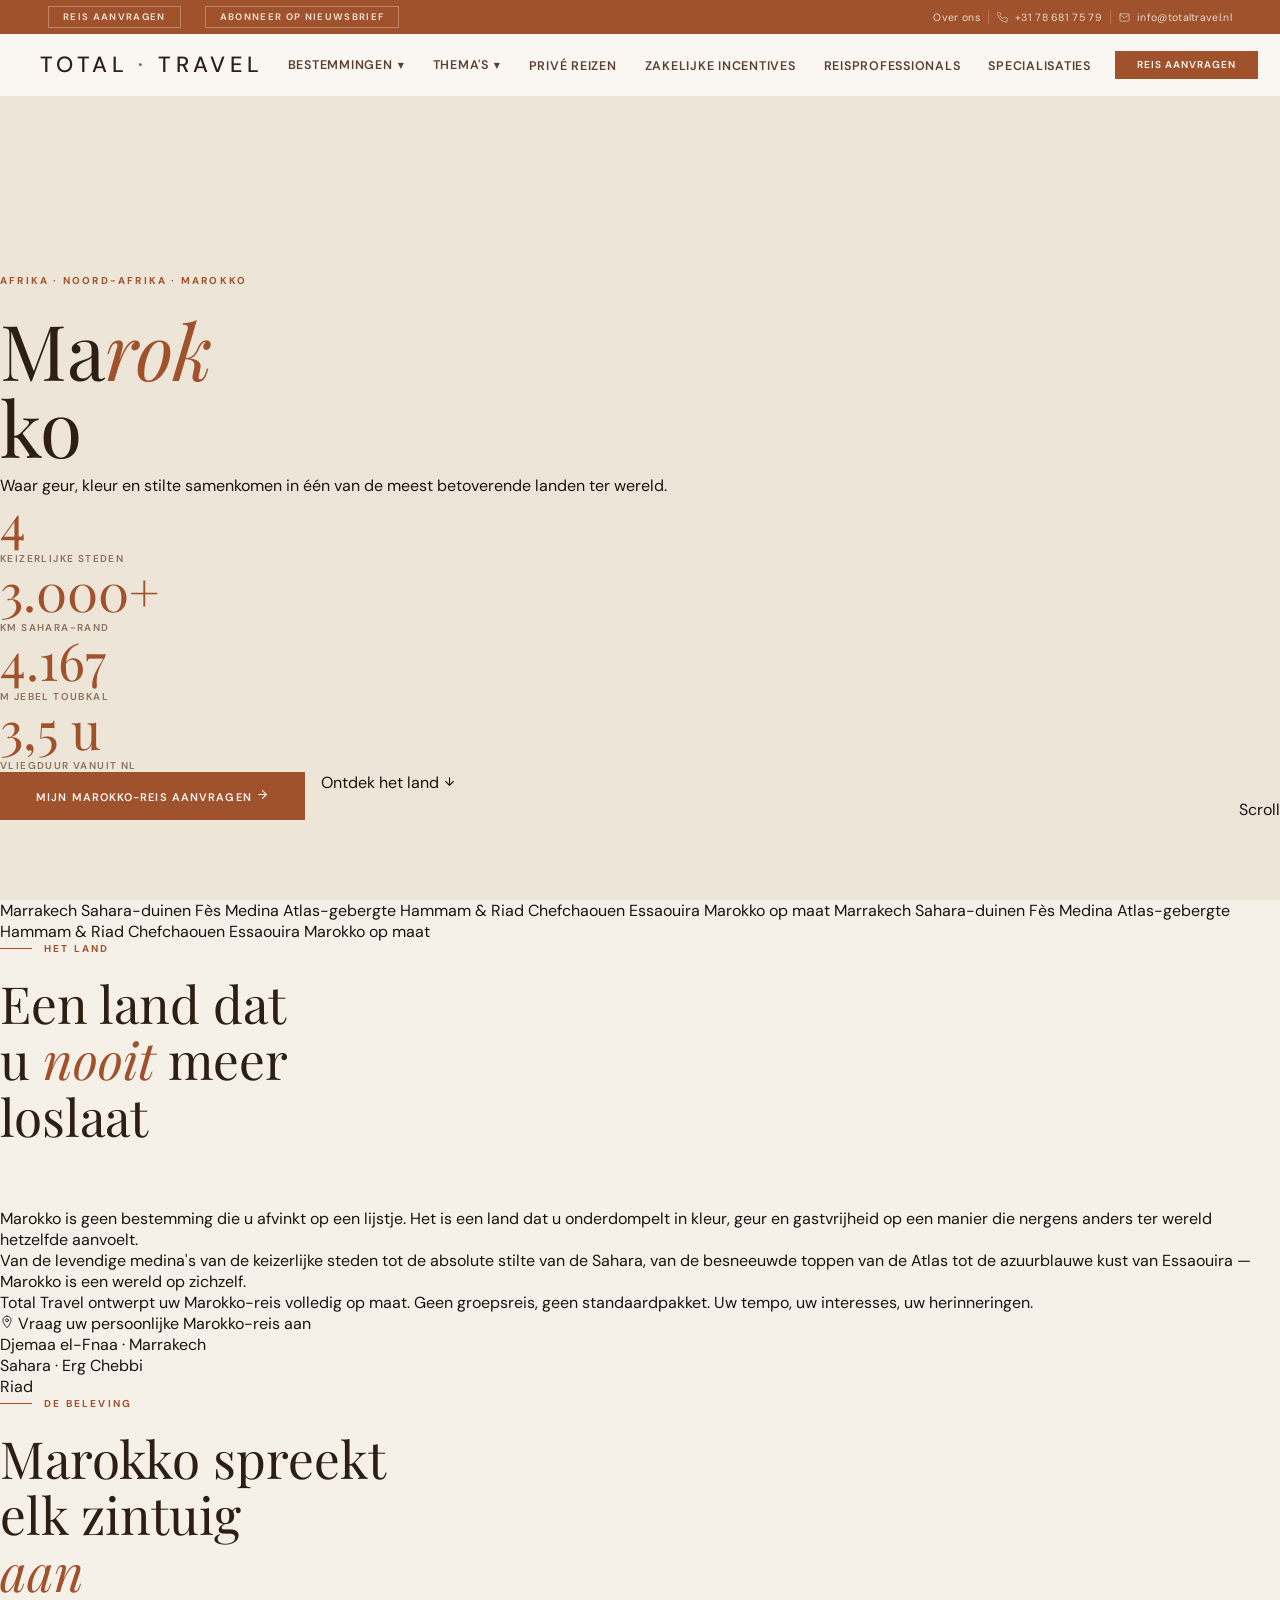
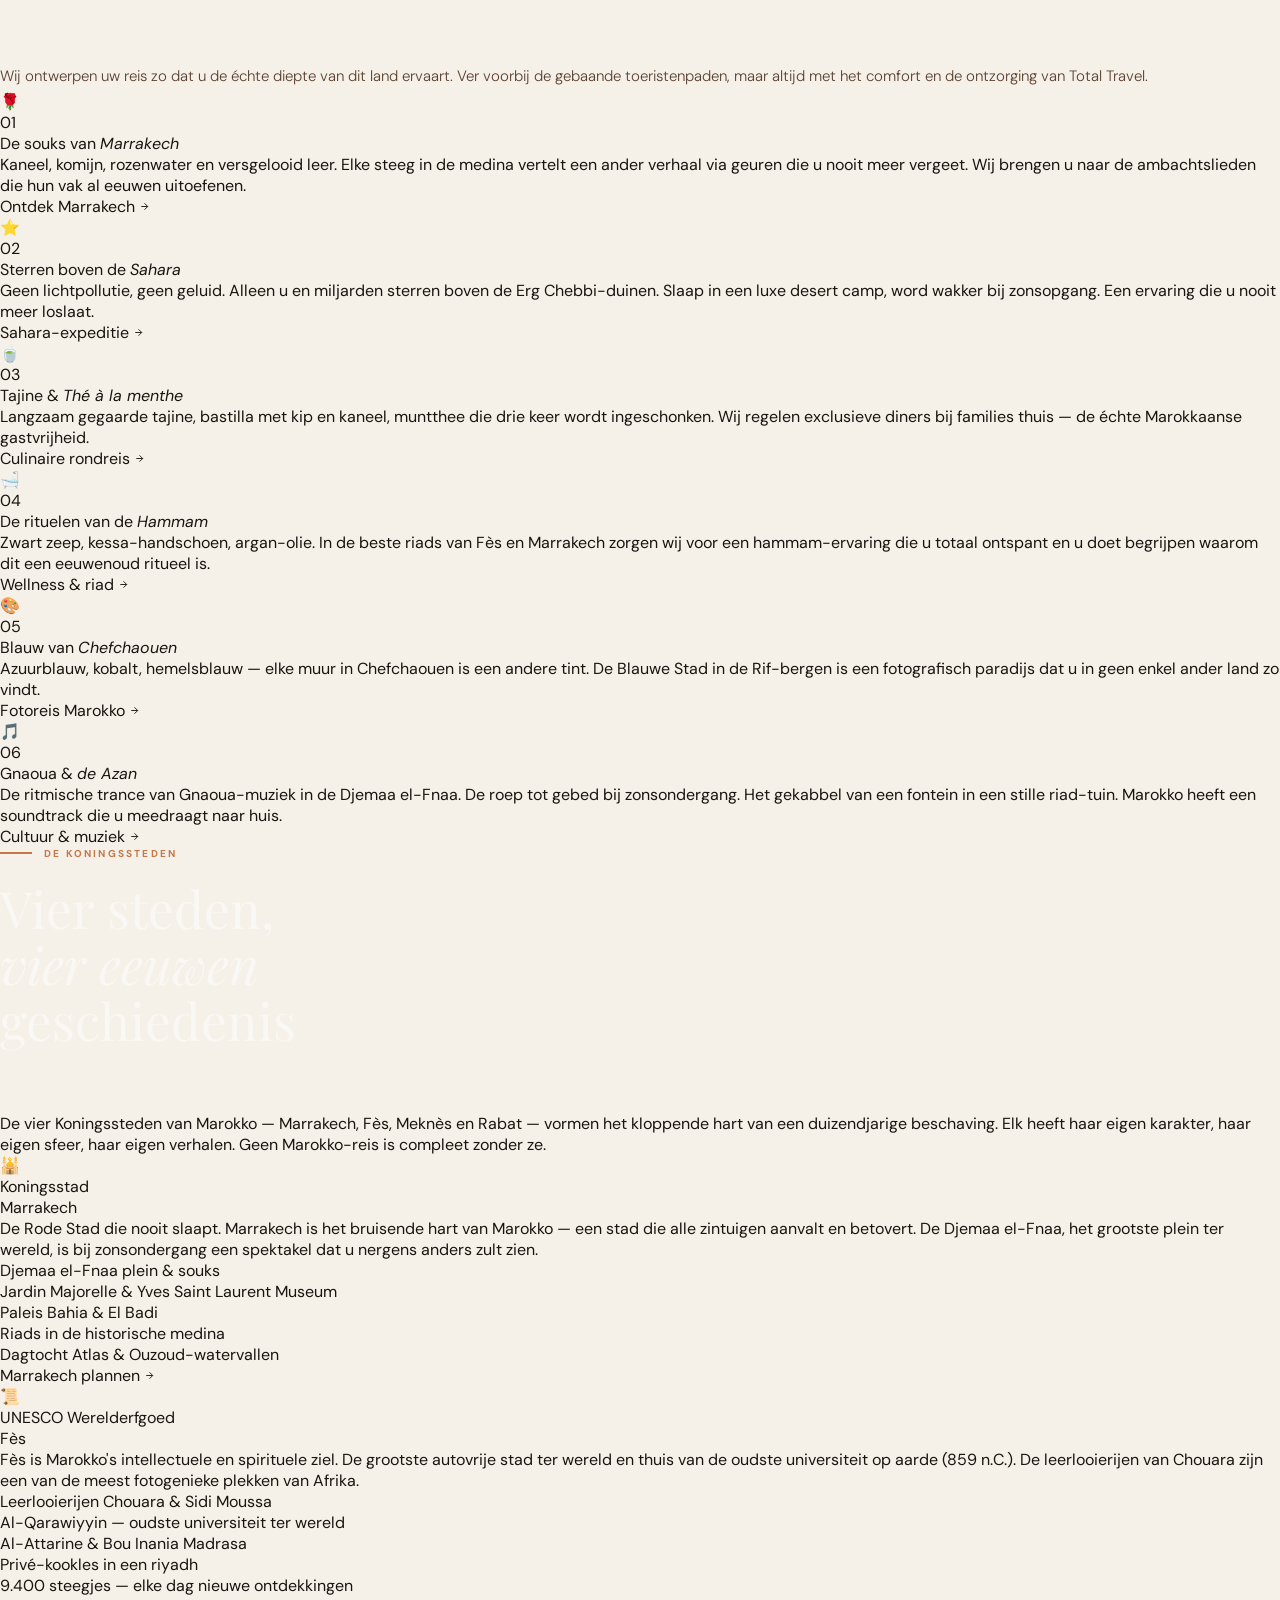
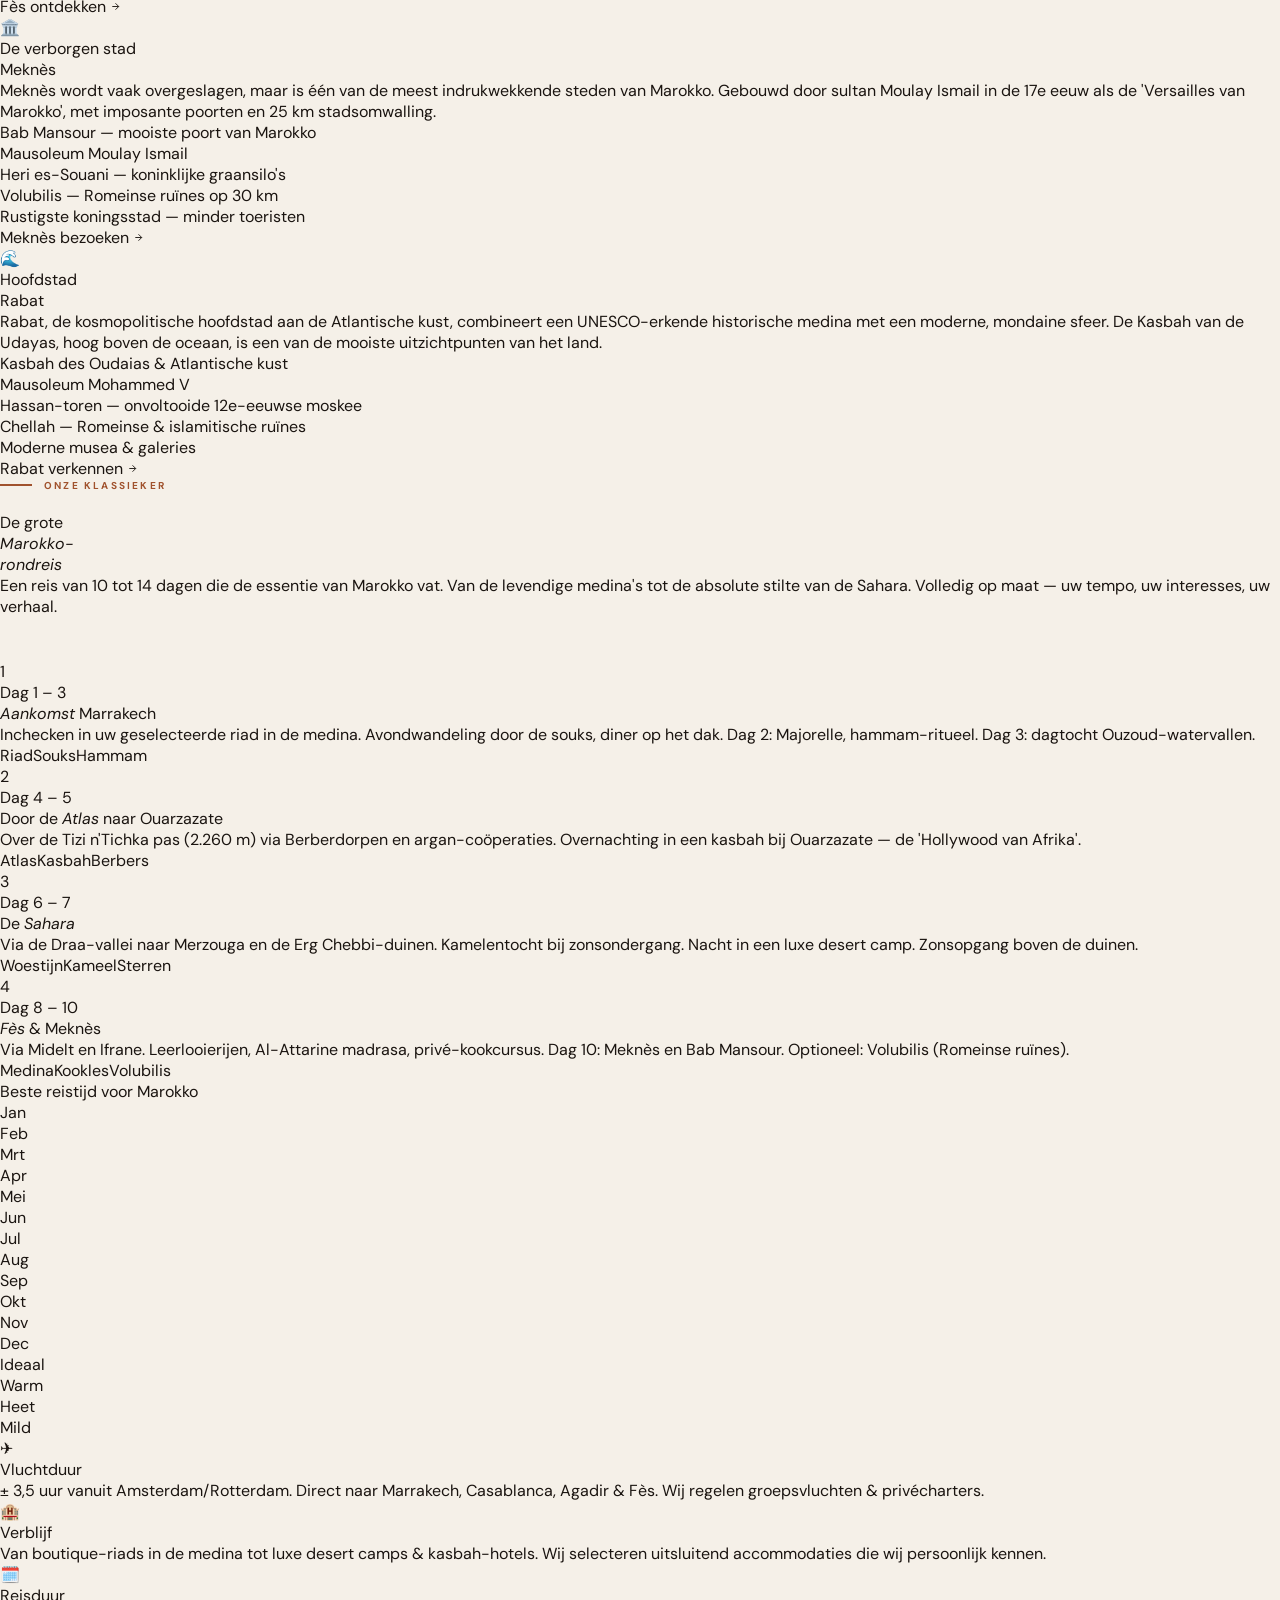
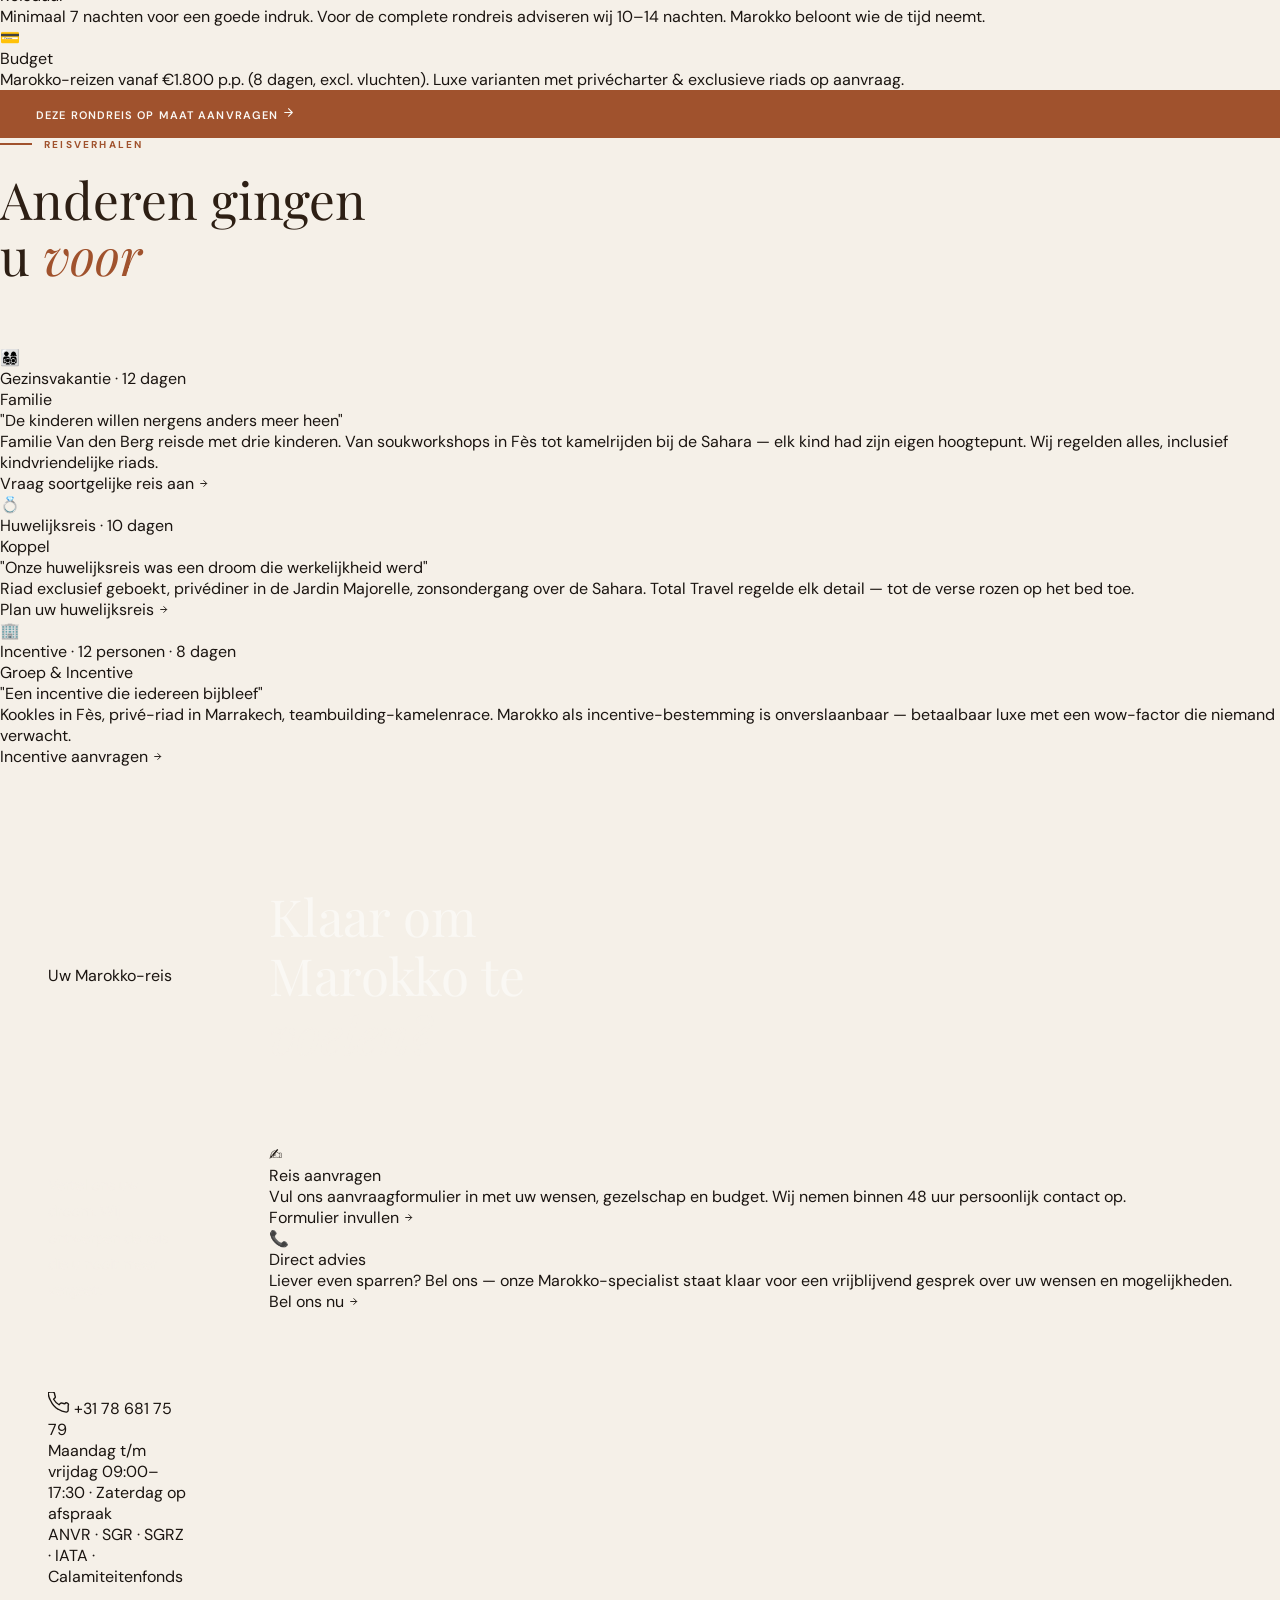
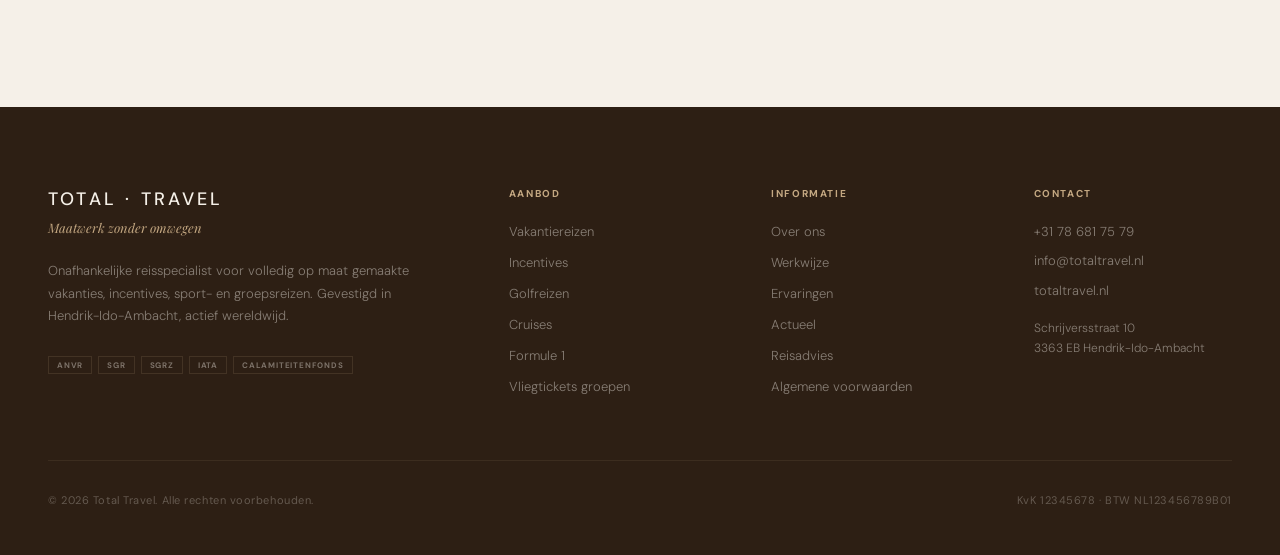
<file: marokko.html>
<!DOCTYPE html>
<html lang="nl">
<head>
<meta charset="UTF-8">
<meta name="viewport" content="width=device-width, initial-scale=1.0">
<title>Marokko — Total Travel</title>
<link rel="preconnect" href="https://fonts.googleapis.com">
<link href="https://fonts.googleapis.com/css2?family=Playfair+Display:ital,wght@0,400;0,500;0,700;1,400;1,500&family=DM+Sans:ital,wght@0,300;0,400;0,500;0,600;1,300&display=swap" rel="stylesheet">
<link rel="stylesheet" href="totaltravel.css">
</head>
<body>

<div class="cursor" id="cursor"></div>
<div class="cursor-ring" id="cursorRing"></div>

<style>
#mobileNav{
  display:none;position:fixed;top:0;left:0;width:100%;height:100%;
  z-index:9999;background:#2D1F14;overflow-y:auto;
  -webkit-overflow-scrolling:touch;
  font-family:'DM Sans',sans-serif;
}
#mobileNav.open{display:block}
#mobileNav .mn-head{
  display:flex;align-items:center;justify-content:space-between;
  padding:18px 24px;
  border-bottom:1px solid rgba(196,168,130,.18);
  position:sticky;top:0;background:#2D1F14;z-index:1;
}
#mobileNav .mn-wordmark{
  font-size:13px;font-weight:500;letter-spacing:.2em;
  text-transform:uppercase;color:#F5F0E8;
}
#mobileNav .mn-wordmark span{color:#A0522D}
#mobileNav .mn-close{
  background:none;border:none;cursor:pointer;
  font-size:24px;color:#C4A882;padding:4px 8px;line-height:1;
}
#mobileNav .mn-item{
  border-bottom:1px solid rgba(196,168,130,.1);
}
#mobileNav .mn-btn{
  display:flex;align-items:center;justify-content:space-between;
  width:100%;padding:17px 24px;
  background:none;border:none;cursor:pointer;text-align:left;
  font-family:'Playfair Display',Georgia,serif;
  font-size:21px;font-weight:400;color:#F5F0E8;
  -webkit-tap-highlight-color:transparent;
}
#mobileNav .mn-btn .mn-plus{
  font-family:'DM Sans',sans-serif;
  font-size:22px;font-weight:300;color:#A0522D;
  flex-shrink:0;margin-left:12px;
}
#mobileNav .mn-sub{display:none;background:rgba(0,0,0,.12)}
#mobileNav .mn-sub.open{display:block}
#mobileNav .mn-region-btn{
  display:flex;align-items:center;justify-content:space-between;
  width:100%;padding:12px 24px 12px 36px;
  background:none;border:none;cursor:pointer;text-align:left;
  font-family:'DM Sans',sans-serif;
  font-size:12px;font-weight:600;letter-spacing:.1em;
  text-transform:uppercase;color:#C4A882;
  border-top:1px solid rgba(196,168,130,.07);
  text-decoration:none;
  -webkit-tap-highlight-color:transparent;
  box-sizing:border-box;
}
#mobileNav .mn-region-btn .mn-plus{
  font-size:16px;color:#B09068;margin-left:10px;
}
#mobileNav .mn-region-sub{display:none;padding:4px 0 8px}
#mobileNav .mn-region-sub.open{display:block}
#mobileNav .mn-region-sub a{
  display:block;padding:9px 24px 9px 56px;
  font-family:'Playfair Display',Georgia,serif;
  font-style:italic;font-size:16px;
  color:rgba(245,240,232,.5);
  text-decoration:none;
  -webkit-tap-highlight-color:transparent;
}
#mobileNav .mn-thema-list{background:rgba(0,0,0,.12);padding:4px 0 8px}
#mobileNav .mn-thema-list a{
  display:block;padding:9px 24px 9px 56px;
  font-family:'Playfair Display',Georgia,serif;
  font-style:italic;font-size:16px;
  color:rgba(245,240,232,.5);
  text-decoration:none;
  border-bottom:1px solid rgba(196,168,130,.07);
  -webkit-tap-highlight-color:transparent;
}
#mobileNav .mn-thema-list a:last-child{border-bottom:none}
#mobileNav .mn-direct{
  display:block;padding:17px 24px;
  font-family:'Playfair Display',Georgia,serif;
  font-size:21px;font-weight:400;color:#F5F0E8;
  text-decoration:none;
  border-bottom:1px solid rgba(196,168,130,.1);
  -webkit-tap-highlight-color:transparent;
}
#mobileNav .mn-cta{
  display:block;margin:24px;padding:16px;
  background:#A0522D;color:#FAF8F4;
  font-family:'DM Sans',sans-serif;
  font-size:11px;font-weight:700;letter-spacing:.12em;
  text-transform:uppercase;text-align:center;
  text-decoration:none;
}
</style>

<div id="mobileNav">
  <div class="mn-head">
    <div class="mn-wordmark">TOTAL <span>&middot;</span> TRAVEL</div>
    <button class="mn-close" onclick="toggleNav()">&#10005;</button>
  </div>

  <!-- Bestemmingen -->
  <div class="mn-item">
    <button class="mn-btn" onclick="mnToggle(this)">
      Bestemmingen <span class="mn-plus">+</span>
    </button>
    <div class="mn-sub">
      <button class="mn-region-btn" onclick="mnRegion(this)">Afrika <span class="mn-plus">+</span></button>
      <div class="mn-region-sub">
        <a href="marokko.html" onclick="toggleNav()">Marokko</a>
        <a href="#" onclick="toggleNav()">Namibi&euml;</a>
        <a href="#" onclick="toggleNav()">Zanzibar</a>
        <a href="#" onclick="toggleNav()">Zuid-Afrika</a>
      </div>
      <button class="mn-region-btn" onclick="mnRegion(this)">Antarctica <span class="mn-plus">+</span></button>
      <div class="mn-region-sub">
        <a href="#" onclick="toggleNav()">Antarctica</a>
      </div>
      <button class="mn-region-btn" onclick="mnRegion(this)">Azi&euml; <span class="mn-plus">+</span></button>
      <div class="mn-region-sub">
        <a href="#" onclick="toggleNav()">Japan</a>
        <a href="#" onclick="toggleNav()">Maleisi&euml;</a>
        <a href="#" onclick="toggleNav()">Singapore</a>
        <a href="#" onclick="toggleNav()">Thailand</a>
        <a href="#" onclick="toggleNav()">Vietnam</a>
      </div>
      <button class="mn-region-btn" onclick="mnRegion(this)">Europa <span class="mn-plus">+</span></button>
      <div class="mn-region-sub">
        <a href="#" onclick="toggleNav()">Denemarken</a>
        <a href="#" onclick="toggleNav()">Duitsland</a>
        <a href="#" onclick="toggleNav()">Finland</a>
        <a href="#" onclick="toggleNav()">Frankrijk</a>
        <a href="#" onclick="toggleNav()">Griekenland</a>
        <a href="#" onclick="toggleNav()">Itali&euml;</a>
        <a href="#" onclick="toggleNav()">Noorwegen</a>
        <a href="#" onclick="toggleNav()">Oostenrijk</a>
        <a href="#" onclick="toggleNav()">Portugal</a>
        <a href="#" onclick="toggleNav()">Spanje</a>
        <a href="#" onclick="toggleNav()">Zweden</a>
        <a href="#" onclick="toggleNav()">Zwitserland</a>
      </div>
      <button class="mn-region-btn" onclick="mnRegion(this)">Midden-Oosten <span class="mn-plus">+</span></button>
      <div class="mn-region-sub">
        <a href="#" onclick="toggleNav()">Bahrein</a>
        <a href="#" onclick="toggleNav()">Jordani&euml;</a>
        <a href="#" onclick="toggleNav()">Oman</a>
        <a href="#" onclick="toggleNav()">Qatar</a>
        <a href="#" onclick="toggleNav()">Saudi-Arabi&euml;</a>
        <a href="#" onclick="toggleNav()">Ver. Arabische Emiraten</a>
      </div>
      <button class="mn-region-btn" onclick="mnRegion(this)">Noord-Amerika <span class="mn-plus">+</span></button>
      <div class="mn-region-sub">
        <a href="#" onclick="toggleNav()">Canada</a>
        <a href="#" onclick="toggleNav()">Verenigde Staten</a>
      </div>
      <button class="mn-region-btn" onclick="mnRegion(this)">Oceani&euml; <span class="mn-plus">+</span></button>
      <div class="mn-region-sub">
        <a href="#" onclick="toggleNav()">Australi&euml;</a>
        <a href="#" onclick="toggleNav()">Nieuw-Zeeland</a>
      </div>
      <button class="mn-region-btn" onclick="mnRegion(this)">Zuid-Amerika <span class="mn-plus">+</span></button>
      <div class="mn-region-sub">
        <a href="#" onclick="toggleNav()">Argentini&euml;</a>
        <a href="#" onclick="toggleNav()">Brazili&euml;</a>
        <a href="#" onclick="toggleNav()">Chili</a>
        <a href="#" onclick="toggleNav()">Ecuador</a>
      </div>
    </div>
  </div>

  <!-- Thema's -->
  <div class="mn-item">
    <button class="mn-btn" onclick="mnToggle(this)">
      Thema's <span class="mn-plus">+</span>
    </button>
    <div class="mn-sub">
      <a href="#" class="mn-region-btn" onclick="toggleNav()">Cruises</a>
      <a href="#" class="mn-region-btn" onclick="toggleNav()">Formule 1 reizen</a>
      <a href="#" class="mn-region-btn" onclick="toggleNav()">Golfreizen</a>
      <a href="#" class="mn-region-btn" onclick="toggleNav()">Incentives</a>
      <a href="#" class="mn-region-btn" onclick="toggleNav()">Stedentrips</a>
      <a href="#" class="mn-region-btn" onclick="toggleNav()">Vakantiereizen</a>
      <a href="#" class="mn-region-btn" onclick="toggleNav()">Voetbalreizen</a>
    </div>
  </div>

  <!-- Directe links -->
  <a class="mn-direct" href="index.html#prive" onclick="toggleNav()">Priv&eacute; Reizen</a>
  <a class="mn-direct" href="totaltravel-incentives.html">Zakelijke Incentives</a>
  <a class="mn-direct" href="totaltravel-wederverkoper.html">Reisprofessionals</a>
  <a class="mn-direct" href="index.html#specialisaties" onclick="toggleNav()">Specialisaties</a>
  <a class="mn-direct" href="index.html#over" onclick="toggleNav()">Over ons</a>
  <a class="mn-direct" href="index.html#aangesloten" onclick="toggleNav()">Aangesloten</a>

  <a class="mn-cta" href="totaltravel-aanvraag.html" onclick="toggleNav()">Reis aanvragen</a>
</div>

<div class="topbar">
  <div class="topbar-inner">
    <div class="topbar-left">
      <a href="totaltravel-aanvraag.html" class="topbar-btn outline" style="text-decoration:none">Reis aanvragen</a>
      <button class="topbar-btn outline">Abonneer op nieuwsbrief</button>
    </div>
    <div class="topbar-right">
      <a href="index.html#over" class="topbar-item">Over ons</a>
      <div class="topbar-divider"></div>
      <a href="tel:+31786817579" class="topbar-item">
        <svg width="11" height="11" viewBox="0 0 24 24" fill="none" stroke="currentColor" stroke-width="2" stroke-linecap="round" stroke-linejoin="round"><path d="M22 16.92v3a2 2 0 01-2.18 2 19.79 19.79 0 01-8.63-3.07A19.5 19.5 0 013.07 9.81 19.79 19.79 0 01.17 1.18 2 2 0 012.14 0h3a2 2 0 012 1.72c.127.96.361 1.903.7 2.81a2 2 0 01-.45 2.11L6.09 7.91a16 16 0 006 6l1.27-1.27a2 2 0 012.11-.45c.907.339 1.85.573 2.81.7A2 2 0 0122 14.92z"/></svg>
        +31 78 681 75 79
      </a>
      <div class="topbar-divider"></div>
      <a href="/cdn-cgi/l/email-protection#046d6a626b44706b7065687076657261682a6a68" class="topbar-item hide-mobile">
        <svg width="11" height="11" viewBox="0 0 24 24" fill="none" stroke="currentColor" stroke-width="2" stroke-linecap="round" stroke-linejoin="round"><path d="M4 4h16c1.1 0 2 .9 2 2v12c0 1.1-.9 2-2 2H4c-1.1 0-2-.9-2-2V6c0-1.1.9-2 2-2z"/><polyline points="22,6 12,13 2,6"/></svg>
        &#105;&#110;&#102;&#111;&#64;&#116;&#111;&#116;&#97;&#108;&#116;&#114;&#97;&#118;&#101;&#108;&#46;&#110;&#108;
      </a>
    </div>
  </div>
</div>

<nav id="nav">
  <div class="nav-inner"><div class="nav-left"><div class="nav-hamburger nav-hamburger-mob" onclick="toggleNav()"><span></span><span></span><span></span></div><a href="index.html" class="nav-logo">TOTAL <span class="dot">&middot;</span> TRAVEL</a></div><div class="nav-center">
  <ul class="nav-links">

    <li class="has-dropdown"><a href="index.html#bestemmingen" class="nav-link-drop">Bestemmingen <span class="nav-arrow">&#9660;</span></a>
      <div class="dest-dropdown"><div class="dd-inner dest-inner">
        <div class="dest-continents">
          <button class="dest-continent-btn active" onmouseenter="showContinent('afrika',this)">Afrika<span class="cnt-count">4</span></button>
          <button class="dest-continent-btn" onmouseenter="showContinent('antarctica',this)">Antarctica<span class="cnt-count">1</span></button>
          <button class="dest-continent-btn" onmouseenter="showContinent('azie',this)">Azi&euml;<span class="cnt-count">5</span></button>
          <button class="dest-continent-btn" onmouseenter="showContinent('europa',this)">Europa<span class="cnt-count">12</span></button>
          <button class="dest-continent-btn" onmouseenter="showContinent('midden-oosten',this)">Midden-Oosten<span class="cnt-count">6</span></button>
          <button class="dest-continent-btn" onmouseenter="showContinent('noord-amerika',this)">Noord-Amerika<span class="cnt-count">2</span></button>
          <button class="dest-continent-btn" onmouseenter="showContinent('oceanie',this)">Oceani&euml;<span class="cnt-count">2</span></button>
          <button class="dest-continent-btn" onmouseenter="showContinent('zuid-amerika',this)">Zuid-Amerika<span class="cnt-count">4</span></button>
        </div>
        <div class="dest-panels">

          <!-- AFRIKA: Marokko, Namibië, Zuid-Afrika, Zanzibar → alfa: Marokko, Namibië, Zanzibar, Zuid-Afrika -->
          <div class="dest-panel active" id="panel-afrika">
            <div class="dest-panel-label">Afrika &mdash; 4 bestemmingen</div>
            <div class="dest-cards">
              <div class="dest-card" onclick="location='marokko.html'" style="outline:2px solid var(--s)"><div class="dest-card-inner dest-photo" style="background-image:url('Media/marokko.jpg')"></div><div class="dest-card-overlay"></div><div class="dest-card-name"><span class="dest-pin">&#9679;</span><span class="dest-name">Marokko</span></div></div>
              <div class="dest-card"><div class="dest-card-inner dest-photo" style="background-image:url('Media/namibie.jpg')"></div><div class="dest-card-overlay"></div><div class="dest-card-name"><span class="dest-pin">&#9679;</span><span class="dest-name">Namibi&euml;</span></div></div>
              <div class="dest-card"><div class="dest-card-inner dest-photo" style="background-image:url('Media/zanzibar.jpg')"></div><div class="dest-card-overlay"></div><div class="dest-card-name"><span class="dest-pin">&#9679;</span><span class="dest-name">Zanzibar</span></div></div>
              <div class="dest-card"><div class="dest-card-inner dest-photo" style="background-image:url('Media/zuidafrika.jpg')"></div><div class="dest-card-overlay"></div><div class="dest-card-name"><span class="dest-pin">&#9679;</span><span class="dest-name">Zuid-Afrika</span></div></div>
            </div>
          </div>

          <!-- ANTARCTICA -->
          <div class="dest-panel" id="panel-antarctica">
            <div class="dest-panel-label">Antarctica &mdash; 1 bestemming</div>
            <div class="dest-cards">
              <div class="dest-card"><div class="dest-card-inner dest-photo" style="background-image:url('Media/antarctica.jpg')"></div><div class="dest-card-overlay"></div><div class="dest-card-name"><span class="dest-pin">&#9679;</span><span class="dest-name">Antarctica</span></div></div>
            </div>
          </div>

          <!-- AZIË: alfa: Japan, Maleisië, Singapore, Thailand, Vietnam -->
          <div class="dest-panel" id="panel-azie">
            <div class="dest-panel-label">Azi&euml; &mdash; 5 bestemmingen</div>
            <div class="dest-cards">
              <div class="dest-card"><div class="dest-card-inner dest-photo" style="background-image:url('Media/japan.jpg')"></div><div class="dest-card-overlay"></div><div class="dest-card-name"><span class="dest-pin">&#9679;</span><span class="dest-name">Japan</span></div></div>
              <div class="dest-card"><div class="dest-card-inner dest-photo" style="background-image:url('Media/maleisie.jpg')"></div><div class="dest-card-overlay"></div><div class="dest-card-name"><span class="dest-pin">&#9679;</span><span class="dest-name">Maleisi&euml;</span></div></div>
              <div class="dest-card"><div class="dest-card-inner dest-photo" style="background-image:url('Media/singapore.jpg')"></div><div class="dest-card-overlay"></div><div class="dest-card-name"><span class="dest-pin">&#9679;</span><span class="dest-name">Singapore</span></div></div>
              <div class="dest-card"><div class="dest-card-inner dest-photo" style="background-image:url('Media/thailand.jpg')"></div><div class="dest-card-overlay"></div><div class="dest-card-name"><span class="dest-pin">&#9679;</span><span class="dest-name">Thailand</span></div></div>
              <div class="dest-card"><div class="dest-card-inner dest-photo" style="background-image:url('Media/vietnam.jpg')"></div><div class="dest-card-overlay"></div><div class="dest-card-name"><span class="dest-pin">&#9679;</span><span class="dest-name">Vietnam</span></div></div>
            </div>
          </div>

          <!-- EUROPA: alfa: Denemarken, Duitsland, Finland, Frankrijk, Griekenland, Italië, Noorwegen, Oostenrijk, Portugal, Spanje, Zweden, Zwitserland -->
          <div class="dest-panel" id="panel-europa">
            <div class="dest-panel-label">Europa &mdash; 12 bestemmingen</div>
            <div class="dest-cards">
              <div class="dest-card"><div class="dest-card-inner dest-photo" style="background-image:url('Media/denemarken.jpg')"></div><div class="dest-card-overlay"></div><div class="dest-card-name"><span class="dest-pin">&#9679;</span><span class="dest-name">Denemarken</span></div></div>
              <div class="dest-card"><div class="dest-card-inner dest-photo" style="background-image:url('Media/duitsland.jpg')"></div><div class="dest-card-overlay"></div><div class="dest-card-name"><span class="dest-pin">&#9679;</span><span class="dest-name">Duitsland</span></div></div>
              <div class="dest-card"><div class="dest-card-inner dest-photo" style="background-image:url('Media/finland.jpg')"></div><div class="dest-card-overlay"></div><div class="dest-card-name"><span class="dest-pin">&#9679;</span><span class="dest-name">Finland</span></div></div>
              <div class="dest-card"><div class="dest-card-inner dest-photo" style="background-image:url('Media/frankrijk.jpg')"></div><div class="dest-card-overlay"></div><div class="dest-card-name"><span class="dest-pin">&#9679;</span><span class="dest-name">Frankrijk</span></div></div>
              <div class="dest-card"><div class="dest-card-inner dest-photo" style="background-image:url('Media/griekenland.jpg')"></div><div class="dest-card-overlay"></div><div class="dest-card-name"><span class="dest-pin">&#9679;</span><span class="dest-name">Griekenland</span></div></div>
              <div class="dest-card"><div class="dest-card-inner dest-photo" style="background-image:url('Media/italie.jpg')"></div><div class="dest-card-overlay"></div><div class="dest-card-name"><span class="dest-pin">&#9679;</span><span class="dest-name">Itali&euml;</span></div></div>
              <div class="dest-card"><div class="dest-card-inner dest-photo" style="background-image:url('Media/noorwegen.jpg')"></div><div class="dest-card-overlay"></div><div class="dest-card-name"><span class="dest-pin">&#9679;</span><span class="dest-name">Noorwegen</span></div></div>
              <div class="dest-card"><div class="dest-card-inner dest-photo" style="background-image:url('Media/oostenrijk.jpg')"></div><div class="dest-card-overlay"></div><div class="dest-card-name"><span class="dest-pin">&#9679;</span><span class="dest-name">Oostenrijk</span></div></div>
              <div class="dest-card"><div class="dest-card-inner dest-photo" style="background-image:url('Media/portugal.jpg')"></div><div class="dest-card-overlay"></div><div class="dest-card-name"><span class="dest-pin">&#9679;</span><span class="dest-name">Portugal</span></div></div>
              <div class="dest-card"><div class="dest-card-inner dest-photo" style="background-image:url('Media/spanje.jpg')"></div><div class="dest-card-overlay"></div><div class="dest-card-name"><span class="dest-pin">&#9679;</span><span class="dest-name">Spanje</span></div></div>
              <div class="dest-card"><div class="dest-card-inner dest-photo" style="background-image:url('Media/zweden.jpg')"></div><div class="dest-card-overlay"></div><div class="dest-card-name"><span class="dest-pin">&#9679;</span><span class="dest-name">Zweden</span></div></div>
              <div class="dest-card"><div class="dest-card-inner dest-photo" style="background-image:url('Media/zwitserland.jpg')"></div><div class="dest-card-overlay"></div><div class="dest-card-name"><span class="dest-pin">&#9679;</span><span class="dest-name">Zwitserland</span></div></div>
            </div>
          </div>

          <!-- MIDDEN-OOSTEN: alfa: Bahrein, Jordanië, Oman, Qatar, Saudi-Arabië, Ver. Arabische Emiraten -->
          <div class="dest-panel" id="panel-midden-oosten">
            <div class="dest-panel-label">Midden-Oosten &mdash; 6 bestemmingen</div>
            <div class="dest-cards">
              <div class="dest-card"><div class="dest-card-inner dest-photo" style="background-image:url('Media/bahrein.jpg')"></div><div class="dest-card-overlay"></div><div class="dest-card-name"><span class="dest-pin">&#9679;</span><span class="dest-name">Bahrein</span></div></div>
              <div class="dest-card"><div class="dest-card-inner dest-photo" style="background-image:url('Media/jordanie.jpg')"></div><div class="dest-card-overlay"></div><div class="dest-card-name"><span class="dest-pin">&#9679;</span><span class="dest-name">Jordani&euml;</span></div></div>
              <div class="dest-card"><div class="dest-card-inner dest-photo" style="background-image:url('Media/oman.jpg')"></div><div class="dest-card-overlay"></div><div class="dest-card-name"><span class="dest-pin">&#9679;</span><span class="dest-name">Oman</span></div></div>
              <div class="dest-card"><div class="dest-card-inner dest-photo" style="background-image:url('Media/qatar.jpg')"></div><div class="dest-card-overlay"></div><div class="dest-card-name"><span class="dest-pin">&#9679;</span><span class="dest-name">Qatar</span></div></div>
              <div class="dest-card"><div class="dest-card-inner dest-photo" style="background-image:url('Media/saudiarabie.jpg')"></div><div class="dest-card-overlay"></div><div class="dest-card-name"><span class="dest-pin">&#9679;</span><span class="dest-name">Saudi-Arabi&euml;</span></div></div>
              <div class="dest-card"><div class="dest-card-inner dest-photo" style="background-image:url('Media/verenigdearabischeemiraten.jpg')"></div><div class="dest-card-overlay"></div><div class="dest-card-name"><span class="dest-pin">&#9679;</span><span class="dest-name">Ver. Arabische Emiraten</span></div></div>
            </div>
          </div>

          <!-- NOORD-AMERIKA: alfa: Canada, Verenigde Staten -->
          <div class="dest-panel" id="panel-noord-amerika">
            <div class="dest-panel-label">Noord-Amerika &mdash; 2 bestemmingen</div>
            <div class="dest-cards">
              <div class="dest-card"><div class="dest-card-inner dest-photo" style="background-image:url('Media/canada.jpg')"></div><div class="dest-card-overlay"></div><div class="dest-card-name"><span class="dest-pin">&#9679;</span><span class="dest-name">Canada</span></div></div>
              <div class="dest-card"><div class="dest-card-inner dest-photo" style="background-image:url('Media/verenigde-staten.jpg')"></div><div class="dest-card-overlay"></div><div class="dest-card-name"><span class="dest-pin">&#9679;</span><span class="dest-name">Verenigde Staten</span></div></div>
            </div>
          </div>

          <!-- OCEANIË: alfa: Australië, Nieuw-Zeeland -->
          <div class="dest-panel" id="panel-oceanie">
            <div class="dest-panel-label">Oceani&euml; &mdash; 2 bestemmingen</div>
            <div class="dest-cards">
              <div class="dest-card"><div class="dest-card-inner dest-photo" style="background-image:url('Media/australie.jpg')"></div><div class="dest-card-overlay"></div><div class="dest-card-name"><span class="dest-pin">&#9679;</span><span class="dest-name">Australi&euml;</span></div></div>
              <div class="dest-card"><div class="dest-card-inner dest-photo" style="background-image:url('Media/nieuwzeeland.jpg')"></div><div class="dest-card-overlay"></div><div class="dest-card-name"><span class="dest-pin">&#9679;</span><span class="dest-name">Nieuw-Zeeland</span></div></div>
            </div>
          </div>

          <!-- ZUID-AMERIKA: alfa: Argentinië, Brazilië, Chili, Ecuador -->
          <div class="dest-panel" id="panel-zuid-amerika">
            <div class="dest-panel-label">Zuid-Amerika &mdash; 4 bestemmingen</div>
            <div class="dest-cards">
              <div class="dest-card"><div class="dest-card-inner dest-photo" style="background-image:url('Media/argentinie.jpg')"></div><div class="dest-card-overlay"></div><div class="dest-card-name"><span class="dest-pin">&#9679;</span><span class="dest-name">Argentini&euml;</span></div></div>
              <div class="dest-card"><div class="dest-card-inner dest-photo" style="background-image:url('Media/brazilie.jpg')"></div><div class="dest-card-overlay"></div><div class="dest-card-name"><span class="dest-pin">&#9679;</span><span class="dest-name">Brazili&euml;</span></div></div>
              <div class="dest-card"><div class="dest-card-inner dest-photo" style="background-image:url('Media/chili.jpg')"></div><div class="dest-card-overlay"></div><div class="dest-card-name"><span class="dest-pin">&#9679;</span><span class="dest-name">Chili</span></div></div>
              <div class="dest-card"><div class="dest-card-inner dest-photo" style="background-image:url('Media/ecuador.jpg')"></div><div class="dest-card-overlay"></div><div class="dest-card-name"><span class="dest-pin">&#9679;</span><span class="dest-name">Ecuador</span></div></div>
            </div>
          </div>

        </div>
      </div></div>
    </li>


    <li class="has-dropdown"><a href="index.html#themas" class="nav-link-drop">Thema's <span class="nav-arrow">&#9660;</span></a>
      <div class="thema-dropdown"><div class="dd-inner thema-inner">
        <div class="dest-continents">
          <button class="dest-continent-btn active" onmouseenter="showThema('cruises',this)">Cruises</button>
          <button class="dest-continent-btn" onmouseenter="showThema('formule1',this)">Formule 1 reizen</button>
          <button class="dest-continent-btn" onmouseenter="showThema('golf',this)">Golfreizen</button>
          <button class="dest-continent-btn" onmouseenter="showThema('incentives',this)">Incentives</button>
          <button class="dest-continent-btn" onmouseenter="showThema('stedentrips',this)">Stedentrips</button>
          <button class="dest-continent-btn" onmouseenter="showThema('vakantie',this)">Vakantiereizen</button>
          <button class="dest-continent-btn" onmouseenter="showThema('voetbal',this)">Voetbalreizen</button>
        </div>
        <div class="dest-panels">
          <div class="dest-panel active" id="tpanel-cruises">
            <div class="dest-panel-label">Cruises</div>
            <div class="dest-cards">
              <div class="dest-card"><div class="dest-card-inner dest-photo" style="background-image:url('Media/thema-cruises.jpg')"></div><div class="dest-card-overlay"></div><div class="dest-card-name"><span class="dest-pin">&#9679;</span><span class="dest-name">Cruises</span></div></div>
            </div>
          </div>
          <div class="dest-panel" id="tpanel-formule1">
            <div class="dest-panel-label">Formule 1 reizen</div>
            <div class="dest-cards">
              <div class="dest-card"><div class="dest-card-inner dest-photo" style="background-image:url('Media/f1-abudhabi.jpg')"></div><div class="dest-card-overlay"></div><div class="dest-card-name"><span class="dest-pin">&#9679;</span><span class="dest-name">Abu Dhabi</span></div></div>
              <div class="dest-card"><div class="dest-card-inner dest-photo" style="background-image:url('Media/f1-bahrein.jpg')"></div><div class="dest-card-overlay"></div><div class="dest-card-name"><span class="dest-pin">&#9679;</span><span class="dest-name">Bahrein</span></div></div>
              <div class="dest-card"><div class="dest-card-inner dest-photo" style="background-image:url('Media/f1-qatar.jpg')"></div><div class="dest-card-overlay"></div><div class="dest-card-name"><span class="dest-pin">&#9679;</span><span class="dest-name">Qatar</span></div></div>
              <div class="dest-card"><div class="dest-card-inner dest-photo" style="background-image:url('Media/f1-saudiarabie.jpg')"></div><div class="dest-card-overlay"></div><div class="dest-card-name"><span class="dest-pin">&#9679;</span><span class="dest-name">Saudi-Arabi&euml;</span></div></div>
              <div class="dest-card"><div class="dest-card-inner dest-photo" style="background-image:url('Media/f1-singapore.jpg')"></div><div class="dest-card-overlay"></div><div class="dest-card-name"><span class="dest-pin">&#9679;</span><span class="dest-name">Singapore</span></div></div>
            </div>
          </div>
          <div class="dest-panel" id="tpanel-golf">
            <div class="dest-panel-label">Golfreizen</div>
            <div class="dest-cards">
              <div class="dest-card"><div class="dest-card-inner dest-photo" style="background-image:url('Media/golf-marokko.jpg')"></div><div class="dest-card-overlay"></div><div class="dest-card-name"><span class="dest-pin">&#9679;</span><span class="dest-name">Marokko</span></div></div>
              <div class="dest-card"><div class="dest-card-inner dest-photo" style="background-image:url('Media/golf-portugal.jpg')"></div><div class="dest-card-overlay"></div><div class="dest-card-name"><span class="dest-pin">&#9679;</span><span class="dest-name">Portugal</span></div></div>
              <div class="dest-card"><div class="dest-card-inner dest-photo" style="background-image:url('Media/golf-spanje.jpg')"></div><div class="dest-card-overlay"></div><div class="dest-card-name"><span class="dest-pin">&#9679;</span><span class="dest-name">Spanje</span></div></div>
            </div>
          </div>
          <div class="dest-panel" id="tpanel-incentives">
            <div class="dest-panel-label">Incentives</div>
            <div class="dest-cards">
              <div class="dest-card"><div class="dest-card-inner dest-photo" style="background-image:url('Media/thema-incentives.jpg')"></div><div class="dest-card-overlay"></div><div class="dest-card-name"><span class="dest-pin">&#9679;</span><span class="dest-name">Incentives</span></div></div>
            </div>
          </div>
          <div class="dest-panel" id="tpanel-stedentrips">
            <div class="dest-panel-label">Stedentrips</div>
            <div class="dest-cards">
              <div class="dest-card"><div class="dest-card-inner dest-photo" style="background-image:url('Media/stad-barcelona.jpg')"></div><div class="dest-card-overlay"></div><div class="dest-card-name"><span class="dest-pin">&#9679;</span><span class="dest-name">Barcelona</span></div></div>
              <div class="dest-card"><div class="dest-card-inner dest-photo" style="background-image:url('Media/stad-lissabon.jpg')"></div><div class="dest-card-overlay"></div><div class="dest-card-name"><span class="dest-pin">&#9679;</span><span class="dest-name">Lissabon</span></div></div>
              <div class="dest-card"><div class="dest-card-inner dest-photo" style="background-image:url('Media/stad-londen.jpg')"></div><div class="dest-card-overlay"></div><div class="dest-card-name"><span class="dest-pin">&#9679;</span><span class="dest-name">Londen</span></div></div>
              <div class="dest-card"><div class="dest-card-inner dest-photo" style="background-image:url('Media/stad-madrid.jpg')"></div><div class="dest-card-overlay"></div><div class="dest-card-name"><span class="dest-pin">&#9679;</span><span class="dest-name">Madrid</span></div></div>
              <div class="dest-card"><div class="dest-card-inner dest-photo" style="background-image:url('Media/stad-newyork.jpg')"></div><div class="dest-card-overlay"></div><div class="dest-card-name"><span class="dest-pin">&#9679;</span><span class="dest-name">New York</span></div></div>
              <div class="dest-card"><div class="dest-card-inner dest-photo" style="background-image:url('Media/stad-porto.jpg')"></div><div class="dest-card-overlay"></div><div class="dest-card-name"><span class="dest-pin">&#9679;</span><span class="dest-name">Porto</span></div></div>
            </div>
          </div>
          <div class="dest-panel" id="tpanel-vakantie">
            <div class="dest-panel-label">Vakantiereizen</div>
            <div class="dest-cards">
              <div class="dest-card"><div class="dest-card-inner dest-photo" style="background-image:url('Media/thema-vakantiereizen.jpg')"></div><div class="dest-card-overlay"></div><div class="dest-card-name"><span class="dest-pin">&#9679;</span><span class="dest-name">Vakantiereizen</span></div></div>
            </div>
          </div>
          <div class="dest-panel" id="tpanel-voetbal">
            <div class="dest-panel-label">Voetbalreizen</div>
            <div class="dest-cards">
              <div class="dest-card"><div class="dest-card-inner dest-photo" style="background-image:url('Media/thema-voetbal.jpg')"></div><div class="dest-card-overlay"></div><div class="dest-card-name"><span class="dest-pin">&#9679;</span><span class="dest-name">Voetbalreizen</span></div></div>
            </div>
          </div>
        </div>
      </div></div>
    </li>
    <li><a href="index.html#prive">Priv&eacute; Reizen</a></li>
    <li><a href="totaltravel-incentives.html">Zakelijke Incentives</a></li>
    <li><a href="totaltravel-wederverkoper.html">Reisprofessionals</a></li>
    <li><a href="index.html#specialisaties">Specialisaties</a></li>
  </ul>
</div><div class="nav-right"><a href="totaltravel-aanvraag.html" class="nav-cta nav-cta-hide-mobile">Reis aanvragen</a></div></div></nav>

<!-- HERO (donker — sfeervol) -->
<section class="hero">
  <div class="hero-bg">
    <div class="hero-landscape"></div>
    <div class="hero-shimmer"></div>
    <div class="hero-overlay"></div>
    <div class="hero-silhouette"></div>
    <div class="hero-palms"></div>
  </div>
  <div class="hero-content" style="width:100%">
    <div class="hero-eyebrow">Afrika &middot; Noord-Afrika &middot; Marokko</div>
    <h1 class="hero-h1">Ma<em>rok</em><br>ko</h1>
    <p class="hero-sub">Waar geur, kleur en stilte samenkomen in&nbsp;één van de meest betoverende landen ter wereld.</p>
    <div class="hero-stats">
      <div class="hero-stat"><div class="hero-stat-num">4</div><div class="hero-stat-lbl">Keizerlijke steden</div></div>
      <div class="hero-stat"><div class="hero-stat-num">3.000+</div><div class="hero-stat-lbl">km Sahara-rand</div></div>
      <div class="hero-stat"><div class="hero-stat-num">4.167</div><div class="hero-stat-lbl">m Jebel Toubkal</div></div>
      <div class="hero-stat"><div class="hero-stat-num">3,5 u</div><div class="hero-stat-lbl">Vliegduur vanuit NL</div></div>
    </div>
    <div class="hero-actions">
      <a href="totaltravel-aanvraag.html" class="btn-primary">
        Mijn Marokko-reis aanvragen
        <svg width="13" height="13" viewBox="0 0 24 24" fill="none" stroke="currentColor" stroke-width="2" stroke-linecap="round" stroke-linejoin="round"><path d="M5 12h14M12 5l7 7-7 7"/></svg>
      </a>
      <a href="#ontdek" class="btn-ghost-light">
        Ontdek het land
        <svg width="13" height="13" viewBox="0 0 24 24" fill="none" stroke="currentColor" stroke-width="2" stroke-linecap="round" stroke-linejoin="round"><path d="M12 5v14M5 12l7 7 7-7"/></svg>
      </a>
    </div>
  </div>
  <div class="hero-scroll"><div class="hero-scroll-line"></div><span>Scroll</span></div>
</section>

<!-- MARQUEE STRIP -->
<div class="intro-strip">
  <div class="intro-strip-track">
    <span class="intro-strip-item">Marrakech</span>
    <span class="intro-strip-item">Sahara-duinen</span>
    <span class="intro-strip-item">Fès Medina</span>
    <span class="intro-strip-item">Atlas-gebergte</span>
    <span class="intro-strip-item">Hammam &amp; Riad</span>
    <span class="intro-strip-item">Chefchaouen</span>
    <span class="intro-strip-item">Essaouira</span>
    <span class="intro-strip-item">Marokko op maat</span>
    <span class="intro-strip-item">Marrakech</span>
    <span class="intro-strip-item">Sahara-duinen</span>
    <span class="intro-strip-item">Fès Medina</span>
    <span class="intro-strip-item">Atlas-gebergte</span>
    <span class="intro-strip-item">Hammam &amp; Riad</span>
    <span class="intro-strip-item">Chefchaouen</span>
    <span class="intro-strip-item">Essaouira</span>
    <span class="intro-strip-item">Marokko op maat</span>
  </div>
</div>

<!-- INTRO — licht, met foto-collage -->
<section class="intro" id="ontdek">
  <div class="intro-inner">
    <div>
      <div class="section-label reveal">Het land</div>
      <h2 class="section-h2 reveal" style="transition-delay:.1s">Een land dat<br>u <em>nooit</em> meer<br>loslaat</h2>
      <div class="body-text reveal" style="transition-delay:.2s">
        <p>Marokko is geen bestemming die u afvinkt op een lijstje. Het is een land dat u onderdompelt in kleur, geur en gastvrijheid op een manier die nergens anders ter wereld hetzelfde aanvoelt.</p>
        <p>Van de levendige medina's van de keizerlijke steden tot de absolute stilte van de Sahara, van de besneeuwde toppen van de Atlas tot de azuurblauwe kust van Essaouira — Marokko is een wereld op zichzelf.</p>
        <p>Total Travel ontwerpt uw Marokko-reis volledig op maat. Geen groepsreis, geen standaardpakket. Uw tempo, uw interesses, uw herinneringen.</p>
      </div>
      <a href="totaltravel-aanvraag.html" class="intro-tag reveal" style="transition-delay:.3s">
        <svg width="14" height="14" viewBox="0 0 24 24" fill="none" stroke="currentColor" stroke-width="1.5" stroke-linecap="round" stroke-linejoin="round"><path d="M12 2C8 2 5 5 5 9c0 5 7 13 7 13s7-8 7-13c0-4-3-7-7-7z"/><circle cx="12" cy="9" r="2.5"/></svg>
        Vraag uw persoonlijke Marokko-reis aan
      </a>
    </div>
    <div class="intro-visual reveal-right" style="transition-delay:.15s">
      <div class="intro-photo-a">
        <div class="photo-label">Djemaa el-Fnaa · Marrakech</div>
      </div>
      <div class="intro-photo-b">
        <div class="photo-label">Sahara · Erg Chebbi</div>
      </div>
      <div class="intro-photo-c">
        <div class="photo-label">Riad</div>
      </div>
    </div>
  </div>
</section>

<!-- ZINTUIGEN — halflicht -->
<section class="senses" id="beleving">
  <div class="senses-inner">
    <div class="senses-head">
      <div>
        <div class="section-label reveal">De beleving</div>
        <h2 class="section-h2 reveal" style="transition-delay:.1s">Marokko spreekt<br>elk zintuig<br><em>aan</em></h2>
      </div>
      <p class="reveal" style="transition-delay:.2s;font-size:15px;font-weight:300;line-height:1.85;color:var(--sub);align-self:end">
        Wij ontwerpen uw reis zo dat u de échte diepte van dit land ervaart. Ver voorbij de gebaande toeristenpaden, maar altijd met het comfort en de ontzorging van Total Travel.
      </p>
    </div>
    <div class="senses-grid">
      <div class="sense-card reveal">
        <span class="sense-card-icon">🌹</span>
        <div class="sense-card-num">01</div>
        <div class="sense-card-title">De souks van <em>Marrakech</em></div>
        <div class="sense-card-text">Kaneel, komijn, rozenwater en versgelooid leer. Elke steeg in de medina vertelt een ander verhaal via geuren die u nooit meer vergeet. Wij brengen u naar de ambachtslieden die hun vak al eeuwen uitoefenen.</div>
        <a href="totaltravel-aanvraag.html" class="sense-card-link">Ontdek Marrakech <svg width="11" height="11" viewBox="0 0 24 24" fill="none" stroke="currentColor" stroke-width="2"><path d="M5 12h14M12 5l7 7-7 7"/></svg></a>
      </div>
      <div class="sense-card reveal" style="transition-delay:.07s">
        <span class="sense-card-icon">⭐</span>
        <div class="sense-card-num">02</div>
        <div class="sense-card-title">Sterren boven de <em>Sahara</em></div>
        <div class="sense-card-text">Geen lichtpollutie, geen geluid. Alleen u en miljarden sterren boven de Erg Chebbi-duinen. Slaap in een luxe desert camp, word wakker bij zonsopgang. Een ervaring die u nooit meer loslaat.</div>
        <a href="totaltravel-aanvraag.html" class="sense-card-link">Sahara-expeditie <svg width="11" height="11" viewBox="0 0 24 24" fill="none" stroke="currentColor" stroke-width="2"><path d="M5 12h14M12 5l7 7-7 7"/></svg></a>
      </div>
      <div class="sense-card reveal" style="transition-delay:.14s">
        <span class="sense-card-icon">🍵</span>
        <div class="sense-card-num">03</div>
        <div class="sense-card-title">Tajine &amp; <em>Thé à la menthe</em></div>
        <div class="sense-card-text">Langzaam gegaarde tajine, bastilla met kip en kaneel, muntthee die drie keer wordt ingeschonken. Wij regelen exclusieve diners bij families thuis — de échte Marokkaanse gastvrijheid.</div>
        <a href="totaltravel-aanvraag.html" class="sense-card-link">Culinaire rondreis <svg width="11" height="11" viewBox="0 0 24 24" fill="none" stroke="currentColor" stroke-width="2"><path d="M5 12h14M12 5l7 7-7 7"/></svg></a>
      </div>
      <div class="sense-card reveal">
        <span class="sense-card-icon">🛁</span>
        <div class="sense-card-num">04</div>
        <div class="sense-card-title">De rituelen van de <em>Hammam</em></div>
        <div class="sense-card-text">Zwart zeep, kessa-handschoen, argan-olie. In de beste riads van Fès en Marrakech zorgen wij voor een hammam-ervaring die u totaal ontspant en u doet begrijpen waarom dit een eeuwenoud ritueel is.</div>
        <a href="totaltravel-aanvraag.html" class="sense-card-link">Wellness &amp; riad <svg width="11" height="11" viewBox="0 0 24 24" fill="none" stroke="currentColor" stroke-width="2"><path d="M5 12h14M12 5l7 7-7 7"/></svg></a>
      </div>
      <div class="sense-card reveal" style="transition-delay:.07s">
        <span class="sense-card-icon">🎨</span>
        <div class="sense-card-num">05</div>
        <div class="sense-card-title">Blauw van <em>Chefchaouen</em></div>
        <div class="sense-card-text">Azuurblauw, kobalt, hemelsblauw — elke muur in Chefchaouen is een andere tint. De Blauwe Stad in de Rif-bergen is een fotografisch paradijs dat u in geen enkel ander land zo vindt.</div>
        <a href="totaltravel-aanvraag.html" class="sense-card-link">Fotoreis Marokko <svg width="11" height="11" viewBox="0 0 24 24" fill="none" stroke="currentColor" stroke-width="2"><path d="M5 12h14M12 5l7 7-7 7"/></svg></a>
      </div>
      <div class="sense-card reveal" style="transition-delay:.14s">
        <span class="sense-card-icon">🎵</span>
        <div class="sense-card-num">06</div>
        <div class="sense-card-title">Gnaoua &amp; <em>de Azan</em></div>
        <div class="sense-card-text">De ritmische trance van Gnaoua-muziek in de Djemaa el-Fnaa. De roep tot gebed bij zonsondergang. Het gekabbel van een fontein in een stille riad-tuin. Marokko heeft een soundtrack die u meedraagt naar huis.</div>
        <a href="totaltravel-aanvraag.html" class="sense-card-link">Cultuur &amp; muziek <svg width="11" height="11" viewBox="0 0 24 24" fill="none" stroke="currentColor" stroke-width="2"><path d="M5 12h14M12 5l7 7-7 7"/></svg></a>
      </div>
    </div>
  </div>
</section>

<!-- VIER KONINGSSTEDEN — donker met grote foto-kaarten -->
<section class="cities" id="steden">
  <div class="cities-inner">
    <div class="cities-head">
      <div>
        <div class="section-label reveal" style="--s:#C4784A">De Koningssteden</div>
        <h2 class="section-h2 reveal" style="transition-delay:.1s;color:var(--w)">Vier steden,<br><em style="color:var(--m3)">vier eeuwen</em><br><span style="color:var(--w)">geschiedenis</span></h2>
      </div>
      <p class="cities-head-body reveal" style="transition-delay:.2s;align-self:end">
        De vier Koningssteden van Marokko — Marrakech, Fès, Meknès en Rabat — vormen het kloppende hart van een duizendjarige beschaving. Elk heeft haar eigen karakter, haar eigen sfeer, haar eigen verhalen. Geen Marokko-reis is compleet zonder ze.
      </p>
    </div>

    <div class="cities-grid">
      <!-- Marrakech -->
      <div class="city-card city-marrakech reveal">
        <div class="city-photo">
          <div class="city-photo-bg"></div>
          <div class="city-photo-overlay"></div>
          <div class="city-photo-icon">🕌</div>
          <div class="city-photo-tag">Koningsstad</div>
          <div class="city-photo-name">Marrakech</div>
        </div>
        <div class="city-content">
          <div class="city-desc">
            De Rode Stad die nooit slaapt. Marrakech is het bruisende hart van Marokko — een stad die alle zintuigen aanvalt en betovert. De Djemaa el-Fnaa, het grootste plein ter wereld, is bij zonsondergang een spektakel dat u nergens anders zult zien.
          </div>
          <div class="city-highlights">
            <div class="city-hl">Djemaa el-Fnaa plein &amp; souks</div>
            <div class="city-hl">Jardin Majorelle &amp; Yves Saint Laurent Museum</div>
            <div class="city-hl">Paleis Bahia &amp; El Badi</div>
            <div class="city-hl">Riads in de historische medina</div>
            <div class="city-hl">Dagtocht Atlas &amp; Ouzoud-watervallen</div>
          </div>
          <a href="totaltravel-aanvraag.html" class="city-cta">Marrakech plannen <svg width="11" height="11" viewBox="0 0 24 24" fill="none" stroke="currentColor" stroke-width="2"><path d="M5 12h14M12 5l7 7-7 7"/></svg></a>
        </div>
      </div>

      <!-- Fès -->
      <div class="city-card city-fes reveal" style="transition-delay:.08s">
        <div class="city-photo">
          <div class="city-photo-bg"></div>
          <div class="city-photo-overlay"></div>
          <div class="city-photo-icon">📜</div>
          <div class="city-photo-tag">UNESCO Werelderfgoed</div>
          <div class="city-photo-name">Fès</div>
        </div>
        <div class="city-content">
          <div class="city-desc">
            Fès is Marokko's intellectuele en spirituele ziel. De grootste autovrije stad ter wereld en thuis van de oudste universiteit op aarde (859 n.C.). De leerlooierijen van Chouara zijn een van de meest fotogenieke plekken van Afrika.
          </div>
          <div class="city-highlights">
            <div class="city-hl">Leerlooierijen Chouara &amp; Sidi Moussa</div>
            <div class="city-hl">Al-Qarawiyyin — oudste universiteit ter wereld</div>
            <div class="city-hl">Al-Attarine &amp; Bou Inania Madrasa</div>
            <div class="city-hl">Privé-kookles in een riyadh</div>
            <div class="city-hl">9.400 steegjes — elke dag nieuwe ontdekkingen</div>
          </div>
          <a href="totaltravel-aanvraag.html" class="city-cta">Fès ontdekken <svg width="11" height="11" viewBox="0 0 24 24" fill="none" stroke="currentColor" stroke-width="2"><path d="M5 12h14M12 5l7 7-7 7"/></svg></a>
        </div>
      </div>

      <!-- Meknès -->
      <div class="city-card city-meknes reveal" style="transition-delay:.16s">
        <div class="city-photo">
          <div class="city-photo-bg"></div>
          <div class="city-photo-overlay"></div>
          <div class="city-photo-icon">🏛️</div>
          <div class="city-photo-tag">De verborgen stad</div>
          <div class="city-photo-name">Meknès</div>
        </div>
        <div class="city-content">
          <div class="city-desc">
            Meknès wordt vaak overgeslagen, maar is één van de meest indrukwekkende steden van Marokko. Gebouwd door sultan Moulay Ismail in de 17e eeuw als de 'Versailles van Marokko', met imposante poorten en 25 km stadsomwalling.
          </div>
          <div class="city-highlights">
            <div class="city-hl">Bab Mansour — mooiste poort van Marokko</div>
            <div class="city-hl">Mausoleum Moulay Ismail</div>
            <div class="city-hl">Heri es-Souani — koninklijke graansilo's</div>
            <div class="city-hl">Volubilis — Romeinse ruïnes op 30 km</div>
            <div class="city-hl">Rustigste koningsstad — minder toeristen</div>
          </div>
          <a href="totaltravel-aanvraag.html" class="city-cta">Meknès bezoeken <svg width="11" height="11" viewBox="0 0 24 24" fill="none" stroke="currentColor" stroke-width="2"><path d="M5 12h14M12 5l7 7-7 7"/></svg></a>
        </div>
      </div>

      <!-- Rabat -->
      <div class="city-card city-rabat reveal" style="transition-delay:.24s">
        <div class="city-photo">
          <div class="city-photo-bg"></div>
          <div class="city-photo-overlay"></div>
          <div class="city-photo-icon">🌊</div>
          <div class="city-photo-tag">Hoofdstad</div>
          <div class="city-photo-name">Rabat</div>
        </div>
        <div class="city-content">
          <div class="city-desc">
            Rabat, de kosmopolitische hoofdstad aan de Atlantische kust, combineert een UNESCO-erkende historische medina met een moderne, mondaine sfeer. De Kasbah van de Udayas, hoog boven de oceaan, is een van de mooiste uitzichtpunten van het land.
          </div>
          <div class="city-highlights">
            <div class="city-hl">Kasbah des Oudaias &amp; Atlantische kust</div>
            <div class="city-hl">Mausoleum Mohammed V</div>
            <div class="city-hl">Hassan-toren — onvoltooide 12e-eeuwse moskee</div>
            <div class="city-hl">Chellah — Romeinse &amp; islamitische ruïnes</div>
            <div class="city-hl">Moderne musea &amp; galeries</div>
          </div>
          <a href="totaltravel-aanvraag.html" class="city-cta">Rabat verkennen <svg width="11" height="11" viewBox="0 0 24 24" fill="none" stroke="currentColor" stroke-width="2"><path d="M5 12h14M12 5l7 7-7 7"/></svg></a>
        </div>
      </div>
    </div>
  </div>
</section>

<!-- TIJDLIJN + REISTIJD — ivoor/licht -->
<section class="journey" id="rondreis">
  <div class="journey-inner">
    <div>
      <div class="section-label reveal">Onze klassieker</div>
      <div class="journey-label-big reveal" style="transition-delay:.1s">De grote<br><em>Marokko-<br>rondreis</em></div>
      <p class="body-text reveal" style="transition-delay:.2s;margin-bottom:44px">Een reis van 10 tot 14 dagen die de essentie van Marokko vat. Van de levendige medina's tot de absolute stilte van de Sahara. Volledig op maat — uw tempo, uw interesses, uw verhaal.</p>
      <div class="timeline">
        <div class="tl-item reveal" style="transition-delay:.1s">
          <div class="tl-dot">1</div>
          <div class="tl-body">
            <div class="tl-day">Dag 1 – 3</div>
            <div class="tl-title"><em>Aankomst</em> Marrakech</div>
            <div class="tl-text">Inchecken in uw geselecteerde riad in de medina. Avondwandeling door de souks, diner op het dak. Dag 2: Majorelle, hammam-ritueel. Dag 3: dagtocht Ouzoud-watervallen.</div>
            <div class="tl-tags"><span class="tl-tag">Riad</span><span class="tl-tag">Souks</span><span class="tl-tag">Hammam</span></div>
          </div>
        </div>
        <div class="tl-item reveal" style="transition-delay:.18s">
          <div class="tl-dot">2</div>
          <div class="tl-body">
            <div class="tl-day">Dag 4 – 5</div>
            <div class="tl-title">Door de <em>Atlas</em> naar Ouarzazate</div>
            <div class="tl-text">Over de Tizi n'Tichka pas (2.260 m) via Berberdorpen en argan-coöperaties. Overnachting in een kasbah bij Ouarzazate — de 'Hollywood van Afrika'.</div>
            <div class="tl-tags"><span class="tl-tag">Atlas</span><span class="tl-tag">Kasbah</span><span class="tl-tag">Berbers</span></div>
          </div>
        </div>
        <div class="tl-item reveal" style="transition-delay:.26s">
          <div class="tl-dot">3</div>
          <div class="tl-body">
            <div class="tl-day">Dag 6 – 7</div>
            <div class="tl-title">De <em>Sahara</em></div>
            <div class="tl-text">Via de Draa-vallei naar Merzouga en de Erg Chebbi-duinen. Kamelentocht bij zonsondergang. Nacht in een luxe desert camp. Zonsopgang boven de duinen.</div>
            <div class="tl-tags"><span class="tl-tag">Woestijn</span><span class="tl-tag">Kameel</span><span class="tl-tag">Sterren</span></div>
          </div>
        </div>
        <div class="tl-item reveal" style="transition-delay:.34s">
          <div class="tl-dot">4</div>
          <div class="tl-body">
            <div class="tl-day">Dag 8 – 10</div>
            <div class="tl-title"><em>Fès</em> &amp; Meknès</div>
            <div class="tl-text">Via Midelt en Ifrane. Leerlooierijen, Al-Attarine madrasa, privé-kookcursus. Dag 10: Meknès en Bab Mansour. Optioneel: Volubilis (Romeinse ruïnes).</div>
            <div class="tl-tags"><span class="tl-tag">Medina</span><span class="tl-tag">Kookles</span><span class="tl-tag">Volubilis</span></div>
          </div>
        </div>
      </div>
    </div>

    <div class="journey-right-content">
      <!-- Reistijd widget -->
      <div class="rw-widget reveal">
        <div class="rw-title">Beste reistijd voor Marokko</div>
        <div class="rw-months">
          <div class="rw-month mild"><div class="rw-month-name">Jan</div><div class="rw-month-bar"></div></div>
          <div class="rw-month mild"><div class="rw-month-name">Feb</div><div class="rw-month-bar"></div></div>
          <div class="rw-month ideal"><div class="rw-month-name">Mrt</div><div class="rw-month-bar"></div></div>
          <div class="rw-month ideal"><div class="rw-month-name">Apr</div><div class="rw-month-bar"></div></div>
          <div class="rw-month warm"><div class="rw-month-name">Mei</div><div class="rw-month-bar"></div></div>
          <div class="rw-month hot"><div class="rw-month-name">Jun</div><div class="rw-month-bar"></div></div>
          <div class="rw-month hot"><div class="rw-month-name">Jul</div><div class="rw-month-bar"></div></div>
          <div class="rw-month hot"><div class="rw-month-name">Aug</div><div class="rw-month-bar"></div></div>
          <div class="rw-month warm"><div class="rw-month-name">Sep</div><div class="rw-month-bar"></div></div>
          <div class="rw-month ideal"><div class="rw-month-name">Okt</div><div class="rw-month-bar"></div></div>
          <div class="rw-month ideal"><div class="rw-month-name">Nov</div><div class="rw-month-bar"></div></div>
          <div class="rw-month mild"><div class="rw-month-name">Dec</div><div class="rw-month-bar"></div></div>
        </div>
        <div class="rw-legend">
          <div class="rw-legend-item"><div class="rw-legend-dot" style="background:var(--s)"></div>Ideaal</div>
          <div class="rw-legend-item"><div class="rw-legend-dot" style="background:var(--m2)"></div>Warm</div>
          <div class="rw-legend-item"><div class="rw-legend-dot" style="background:var(--m1)"></div>Heet</div>
          <div class="rw-legend-item"><div class="rw-legend-dot" style="background:var(--zlt)"></div>Mild</div>
        </div>
      </div>

      <!-- Praktisch -->
      <div class="prak-items reveal" style="transition-delay:.1s">
        <div class="prak-item">
          <div class="prak-icon">✈️</div>
          <div><div class="prak-title">Vluchtduur</div><div class="prak-text">±&nbsp;3,5 uur vanuit Amsterdam/Rotterdam. Direct naar Marrakech, Casablanca, Agadir &amp; Fès. Wij regelen groepsvluchten &amp; privécharters.</div></div>
        </div>
        <div class="prak-item">
          <div class="prak-icon">🏨</div>
          <div><div class="prak-title">Verblijf</div><div class="prak-text">Van boutique-riads in de medina tot luxe desert camps &amp; kasbah-hotels. Wij selecteren uitsluitend accommodaties die wij persoonlijk kennen.</div></div>
        </div>
        <div class="prak-item">
          <div class="prak-icon">🗓️</div>
          <div><div class="prak-title">Reisduur</div><div class="prak-text">Minimaal 7 nachten voor een goede indruk. Voor de complete rondreis adviseren wij 10–14 nachten. Marokko beloont wie de tijd neemt.</div></div>
        </div>
        <div class="prak-item">
          <div class="prak-icon">💳</div>
          <div><div class="prak-title">Budget</div><div class="prak-text">Marokko-reizen vanaf €1.800 p.p. (8 dagen, excl. vluchten). Luxe varianten met privécharter &amp; exclusieve riads op aanvraag.</div></div>
        </div>
      </div>

      <div class="reveal" style="transition-delay:.2s">
        <a href="totaltravel-aanvraag.html" class="btn-primary" style="width:100%;justify-content:center">
          Deze rondreis op maat aanvragen
          <svg width="13" height="13" viewBox="0 0 24 24" fill="none" stroke="currentColor" stroke-width="2" stroke-linecap="round" stroke-linejoin="round"><path d="M5 12h14M12 5l7 7-7 7"/></svg>
        </a>
      </div>
    </div>
  </div>
</section>

<!-- REISVERHALEN — halflicht -->
<section class="stories" id="verhalen">
  <div class="stories-inner">
    <div class="section-label reveal">Reisverhalen</div>
    <h2 class="section-h2 reveal" style="transition-delay:.1s">Anderen gingen<br>u <em>voor</em></h2>
    <div class="stories-grid">
      <div class="story-card story-v1 reveal">
        <div class="story-visual">
          <div class="story-bg"></div>
          <div class="story-visual-icon">👨‍👩‍👧‍👦</div>
          <div class="story-visual-tag">Gezinsvakantie &middot; 12 dagen</div>
        </div>
        <div class="story-content">
          <div class="story-type">Familie</div>
          <div class="story-title">"De kinderen willen nergens anders meer heen"</div>
          <div class="story-excerpt">Familie Van den Berg reisde met drie kinderen. Van soukworkshops in Fès tot kamelrijden bij de Sahara — elk kind had zijn eigen hoogtepunt. Wij regelden alles, inclusief kindvriendelijke riads.</div>
          <a href="totaltravel-aanvraag.html" class="story-link">Vraag soortgelijke reis aan <svg width="11" height="11" viewBox="0 0 24 24" fill="none" stroke="currentColor" stroke-width="2"><path d="M5 12h14M12 5l7 7-7 7"/></svg></a>
        </div>
      </div>
      <div class="story-card story-v2 reveal" style="transition-delay:.1s">
        <div class="story-visual">
          <div class="story-bg"></div>
          <div class="story-visual-icon">💍</div>
          <div class="story-visual-tag">Huwelijksreis &middot; 10 dagen</div>
        </div>
        <div class="story-content">
          <div class="story-type">Koppel</div>
          <div class="story-title">"Onze huwelijksreis was een droom die werkelijkheid werd"</div>
          <div class="story-excerpt">Riad exclusief geboekt, privédiner in de Jardin Majorelle, zonsondergang over de Sahara. Total Travel regelde elk detail — tot de verse rozen op het bed toe.</div>
          <a href="totaltravel-aanvraag.html" class="story-link">Plan uw huwelijksreis <svg width="11" height="11" viewBox="0 0 24 24" fill="none" stroke="currentColor" stroke-width="2"><path d="M5 12h14M12 5l7 7-7 7"/></svg></a>
        </div>
      </div>
      <div class="story-card story-v3 reveal" style="transition-delay:.2s">
        <div class="story-visual">
          <div class="story-bg"></div>
          <div class="story-visual-icon">🏢</div>
          <div class="story-visual-tag">Incentive &middot; 12 personen &middot; 8 dagen</div>
        </div>
        <div class="story-content">
          <div class="story-type">Groep &amp; Incentive</div>
          <div class="story-title">"Een incentive die iedereen bijbleef"</div>
          <div class="story-excerpt">Kookles in Fès, privé-riad in Marrakech, teambuilding-kamelenrace. Marokko als incentive-bestemming is onverslaanbaar — betaalbaar luxe met een wow-factor die niemand verwacht.</div>
          <a href="totaltravel-aanvraag.html" class="story-link">Incentive aanvragen <svg width="11" height="11" viewBox="0 0 24 24" fill="none" stroke="currentColor" stroke-width="2"><path d="M5 12h14M12 5l7 7-7 7"/></svg></a>
        </div>
      </div>
    </div>
  </div>
</section>

<!-- GROTE CTA — donker -->
<section class="cta-section" id="aanvragen">
  <div class="cta-pattern"></div>
  <div class="cta-glow"></div>
  <div class="cta-inner">
    <div class="cta-eyebrow reveal">Uw Marokko-reis</div>
    <h2 class="cta-h2 reveal" style="transition-delay:.1s">Klaar om<br>Marokko te<br><em>voelen?</em></h2>
    <p class="cta-sub reveal" style="transition-delay:.2s">Vertel ons uw droom. Wij ontwerpen de reis die u nooit meer vergeet.</p>

    <div class="cta-cards reveal" style="transition-delay:.25s">
      <a href="totaltravel-aanvraag.html" class="cta-card">
        <div class="cta-card-icon">✍️</div>
        <div class="cta-card-title">Reis aanvragen</div>
        <div class="cta-card-desc">Vul ons aanvraagformulier in met uw wensen, gezelschap en budget. Wij nemen binnen 48 uur persoonlijk contact op.</div>
        <div class="cta-card-link">Formulier invullen <svg width="11" height="11" viewBox="0 0 24 24" fill="none" stroke="currentColor" stroke-width="2"><path d="M5 12h14M12 5l7 7-7 7"/></svg></div>
      </a>
      <a href="tel:+31786817579" class="cta-card">
        <div class="cta-card-icon">📞</div>
        <div class="cta-card-title">Direct advies</div>
        <div class="cta-card-desc">Liever even sparren? Bel ons — onze Marokko-specialist staat klaar voor een vrijblijvend gesprek over uw wensen en mogelijkheden.</div>
        <div class="cta-card-link">Bel ons nu <svg width="11" height="11" viewBox="0 0 24 24" fill="none" stroke="currentColor" stroke-width="2"><path d="M5 12h14M12 5l7 7-7 7"/></svg></div>
      </a>
    </div>

    <div class="cta-phone-block reveal" style="transition-delay:.3s">
      <a href="tel:+31786817579" class="cta-phone">
        <svg width="22" height="22" viewBox="0 0 24 24" fill="none" stroke="currentColor" stroke-width="1.5" stroke-linecap="round" stroke-linejoin="round"><path d="M22 16.92v3a2 2 0 01-2.18 2 19.79 19.79 0 01-8.63-3.07A19.5 19.5 0 013.07 9.81 19.79 19.79 0 01.17 1.18 2 2 0 012.14 0h3a2 2 0 012 1.72c.127.96.361 1.903.7 2.81a2 2 0 01-.45 2.11L6.09 7.91a16 16 0 006 6l1.27-1.27a2 2 0 012.11-.45c.907.339 1.85.573 2.81.7A2 2 0 0122 14.92z"/></svg>
        +31 78 681 75 79
      </a>
      <div class="cta-phone-meta">Maandag t/m vrijdag 09:00–17:30 &middot; Zaterdag op afspraak</div>
      <div class="cta-certs">ANVR &middot; SGR &middot; SGRZ &middot; IATA &middot; Calamiteitenfonds</div>
    </div>
  </div>
</section>

<!-- FOOTER VAN WEBSITE -->
<footer>
  <div class="footer-top">
    <div>
      <div class="footer-wordmark">TOTAL <span class="mk-dot">&middot;</span> TRAVEL</div>
      <div class="footer-tagline">Maatwerk zonder omwegen</div>
      <p class="footer-body">Onafhankelijke reisspecialist voor volledig op maat gemaakte vakanties, incentives, sport- en groepsreizen. Gevestigd in Hendrik-Ido-Ambacht, actief wereldwijd.</p>
      <div class="footer-certs-wrap">
        <span class="footer-cert">ANVR</span><span class="footer-cert">SGR</span><span class="footer-cert">SGRZ</span><span class="footer-cert">IATA</span><span class="footer-cert">Calamiteitenfonds</span>
      </div>
    </div>
    <div>
      <div class="footer-col-title">Aanbod</div>
      <ul class="footer-links">
        <li><a href="#">Vakantiereizen</a></li><li><a href="#">Incentives</a></li><li><a href="#">Golfreizen</a></li><li><a href="#">Cruises</a></li><li><a href="#">Formule 1</a></li><li><a href="#">Vliegtickets groepen</a></li>
      </ul>
    </div>
    <div>
      <div class="footer-col-title">Informatie</div>
      <ul class="footer-links">
        <li><a href="#">Over ons</a></li><li><a href="#">Werkwijze</a></li><li><a href="#">Ervaringen</a></li><li><a href="#">Actueel</a></li><li><a href="#">Reisadvies</a></li><li><a href="#">Algemene voorwaarden</a></li>
      </ul>
    </div>
    <div>
      <div class="footer-col-title">Contact</div>
      <div class="footer-contact-item">+31 78 681 75 79</div>
      <div class="footer-contact-item" style="margin-top:6px"><a href="/cdn-cgi/l/email-protection#86efe8e0e9c6f2e9f2e7eaf2f4e7f0e3eaa8e8ea">&#105;&#110;&#102;&#111;&#64;&#116;&#111;&#116;&#97;&#108;&#116;&#114;&#97;&#118;&#101;&#108;&#46;&#110;&#108;</a></div>
      <div class="footer-contact-item" style="margin-top:6px"><a href="https://totaltravel.nl">totaltravel.nl</a></div>
      <div class="footer-contact-item" style="margin-top:16px;font-size:12px;line-height:1.7">Schrijversstraat 10<br>3363 EB Hendrik-Ido-Ambacht</div>
    </div>
  </div>
  <div class="footer-bottom">
    <span class="footer-copy">&#169; 2026 Total Travel. Alle rechten voorbehouden.</span>
    <span class="footer-copy">KvK 12345678 &middot; BTW NL123456789B01</span>
  </div>
</footer>

<script>
// Cursor — null-safe
var cur=document.getElementById('cursor'),tr=document.getElementById('trail');
document.addEventListener('mousemove',function(e){
  if(cur){cur.style.left=e.clientX+'px';cur.style.top=e.clientY+'px';}
  if(tr){setTimeout(function(){tr.style.left=e.clientX+'px';tr.style.top=e.clientY+'px';},80);}
});
document.querySelectorAll('a,button,.sense-card,.city-card,.story-card,.cta-card').forEach(function(el){
  el.addEventListener('mouseenter',function(){if(cur){cur.style.transform='translate(-50%,-50%) scale(2.5)';cur.style.opacity='.4';}});
  el.addEventListener('mouseleave',function(){if(cur){cur.style.transform='translate(-50%,-50%) scale(1)';cur.style.opacity='1';}});
});
// Reveal
var obs=new IntersectionObserver(function(entries){
  entries.forEach(function(e){if(e.isIntersecting)e.target.classList.add('visible');});
},{threshold:0.1,rootMargin:'0px 0px -40px 0px'});
document.querySelectorAll('.reveal,.reveal-left,.reveal-right').forEach(function(el){obs.observe(el);});
</script>

<script>
var cursor=document.getElementById('cursor'),ring=document.getElementById('cursorRing');
document.addEventListener('mousemove',function(e){cursor.style.left=e.clientX+'px';cursor.style.top=e.clientY+'px';ring.style.left=e.clientX+'px';ring.style.top=e.clientY+'px';});
var nav=document.getElementById('nav'),topbar=document.querySelector('.topbar');
window.addEventListener('scroll',function(){
  var s=window.scrollY>40;
  nav.classList.toggle('scrolled',s);
  if(s){topbar.style.transform='translateY(-100%)';topbar.style.transition='transform .3s ease';nav.style.top='0';}
  else{topbar.style.transform='';nav.style.top='34px';}
});
var obs=new IntersectionObserver(function(entries){entries.forEach(function(e){if(e.isIntersecting)e.target.classList.add('visible');});},{threshold:0.12,rootMargin:'0px 0px -40px 0px'});
document.querySelectorAll('.reveal,.reveal-left,.reveal-right').forEach(function(el){obs.observe(el);});

/* Dropdown via JS — sluit pas als muis BEIDE (trigger én dropdown) verlaat */
document.querySelectorAll('.has-dropdown').forEach(function(li){
  var dropdown = li.querySelector('.dest-dropdown, .thema-dropdown');
  var arrow = li.querySelector('.nav-arrow');
  var timer = null;

  function open(){
    clearTimeout(timer);
    dropdown.style.visibility='visible';
    dropdown.style.opacity='1';
    dropdown.style.pointerEvents='all';
    if(arrow) arrow.style.transform='rotate(180deg)';
  }
  function scheduleClose(){
    timer = setTimeout(function(){
      dropdown.style.visibility='hidden';
      dropdown.style.opacity='0';
      dropdown.style.pointerEvents='none';
      if(arrow) arrow.style.transform='';
    }, 120);
  }

  li.addEventListener('mouseenter', open);
  li.addEventListener('mouseleave', scheduleClose);
  dropdown.addEventListener('mouseenter', function(){ clearTimeout(timer); });
  dropdown.addEventListener('mouseleave', scheduleClose);
});

function showContinent(id,btn){
  document.querySelectorAll('.dest-panel').forEach(function(p){p.classList.remove('active');});
  document.querySelectorAll('.dest-continent-btn:not(.empty)').forEach(function(b){b.classList.remove('active');});
  var panel=document.getElementById('panel-'+id);
  if(panel)panel.classList.add('active');
  if(btn)btn.classList.add('active');
}
function showThema(id,btn){
  document.querySelectorAll('[id^="tpanel-"]').forEach(function(p){p.classList.remove('active');});
  btn.closest('.dest-continents').querySelectorAll('.dest-continent-btn').forEach(function(b){b.classList.remove('active');});
  var panel=document.getElementById('tpanel-'+id);
  if(panel)panel.classList.add('active');
  if(btn)btn.classList.add('active');
}
function toggleNav(){
  var m = document.getElementById('mobileNav');
  if(m.classList.contains('open')){
    m.classList.remove('open');
    m.querySelectorAll('.mn-sub, .mn-region-sub').forEach(function(s){ s.classList.remove('open'); });
    m.querySelectorAll('.mn-plus').forEach(function(p){ p.textContent = '+'; });
  } else {
    m.classList.add('open');
  }
}
function mnToggle(btn){
  var sub = btn.nextElementSibling;
  var plus = btn.querySelector('.mn-plus');
  var isOpen = sub.classList.contains('open');
  // Sluit andere hoofdsecties
  btn.closest('#mobileNav').querySelectorAll('.mn-item > .mn-btn + .mn-sub').forEach(function(s){
    s.classList.remove('open');
  });
  btn.closest('#mobileNav').querySelectorAll('.mn-item > .mn-btn .mn-plus').forEach(function(p){
    p.textContent = '+';
  });
  if(!isOpen){
    sub.classList.add('open');
    if(plus) plus.textContent = '−';
  }
}
function mnRegion(btn){
  var sub = btn.nextElementSibling;
  var plus = btn.querySelector('.mn-plus');
  var isOpen = sub.classList.contains('open');
  // Sluit andere regio's
  btn.closest('.mn-sub').querySelectorAll('.mn-region-sub').forEach(function(s){ s.classList.remove('open'); });
  btn.closest('.mn-sub').querySelectorAll('.mn-region-btn .mn-plus').forEach(function(p){ p.textContent = '+'; });
  if(!isOpen){
    sub.classList.add('open');
    if(plus) plus.textContent = '−';
  }
}
</script>
<script>
/* ── Nav JS (scroll + dropdowns + mobile) ── */
(function(){
  var nav    = document.getElementById('nav');
  var topbar = document.querySelector('.topbar');
  if (nav && topbar) {
    window.addEventListener('scroll', function(){
      var s = window.scrollY > 40;
      nav.classList.toggle('scrolled', s);
      if (s) { topbar.style.transform='translateY(-100%)'; topbar.style.transition='transform .3s ease'; nav.style.top='0'; }
      else   { topbar.style.transform=''; nav.style.top='34px'; }
    }, {passive:true});
  }
  var cursor = document.getElementById('cursor');
  var ring   = document.getElementById('cursorRing');
  if (cursor) {
    document.addEventListener('mousemove', function(e){
      cursor.style.left = e.clientX+'px'; cursor.style.top = e.clientY+'px';
      ring.style.left   = e.clientX+'px'; ring.style.top   = e.clientY+'px';
    });
  }
  document.querySelectorAll('.has-dropdown').forEach(function(li){
    var dd=li.querySelector('.dest-dropdown,.thema-dropdown'), arrow=li.querySelector('.nav-arrow'), t=null;
    if(!dd) return;
    function open(){ clearTimeout(t); dd.style.visibility='visible'; dd.style.opacity='1'; dd.style.pointerEvents='all'; if(arrow) arrow.style.transform='rotate(180deg)'; }
    function close(){ t=setTimeout(function(){ dd.style.visibility='hidden'; dd.style.opacity='0'; dd.style.pointerEvents='none'; if(arrow) arrow.style.transform=''; },120); }
    li.addEventListener('mouseenter',open); li.addEventListener('mouseleave',close);
    dd.addEventListener('mouseenter',function(){clearTimeout(t);}); dd.addEventListener('mouseleave',close);
  });
})();

function showContinent(id,btn){
  document.querySelectorAll('.dest-panel').forEach(function(p){p.classList.remove('active');});
  document.querySelectorAll('.dest-continent-btn:not(.empty)').forEach(function(b){b.classList.remove('active');});
  var p=document.getElementById('panel-'+id); if(p) p.classList.add('active'); if(btn) btn.classList.add('active');
}
function showThema(id,btn){
  document.querySelectorAll('[id^="tpanel-"]').forEach(function(p){p.classList.remove('active');});
  btn.closest('.dest-continents').querySelectorAll('.dest-continent-btn').forEach(function(b){b.classList.remove('active');});
  var p=document.getElementById('tpanel-'+id); if(p) p.classList.add('active'); if(btn) btn.classList.add('active');
}
function toggleNav(){
  var m=document.getElementById('mobileNav'); if(!m) return;
  if(m.classList.contains('open')){ m.classList.remove('open'); m.querySelectorAll('.mn-sub,.mn-region-sub').forEach(function(s){s.classList.remove('open');}); m.querySelectorAll('.mn-plus').forEach(function(p){p.textContent='+';}); }
  else { m.classList.add('open'); }
}
function mnToggle(btn){
  var sub=btn.nextElementSibling, plus=btn.querySelector('.mn-plus'), isOpen=sub.classList.contains('open');
  btn.closest('#mobileNav').querySelectorAll('.mn-item>.mn-btn+.mn-sub').forEach(function(s){s.classList.remove('open');});
  btn.closest('#mobileNav').querySelectorAll('.mn-item>.mn-btn .mn-plus').forEach(function(p){p.textContent='+';});
  if(!isOpen){ sub.classList.add('open'); if(plus) plus.textContent='−'; }
}
function mnRegion(btn){
  var sub=btn.nextElementSibling, plus=btn.querySelector('.mn-plus'), isOpen=sub.classList.contains('open');
  btn.closest('.mn-sub').querySelectorAll('.mn-region-sub').forEach(function(s){s.classList.remove('open');});
  btn.closest('.mn-sub').querySelectorAll('.mn-region-btn .mn-plus').forEach(function(p){p.textContent='+';});
  if(!isOpen){ sub.classList.add('open'); if(plus) plus.textContent='−'; }
}
</script>
</body>
</html>
</file>
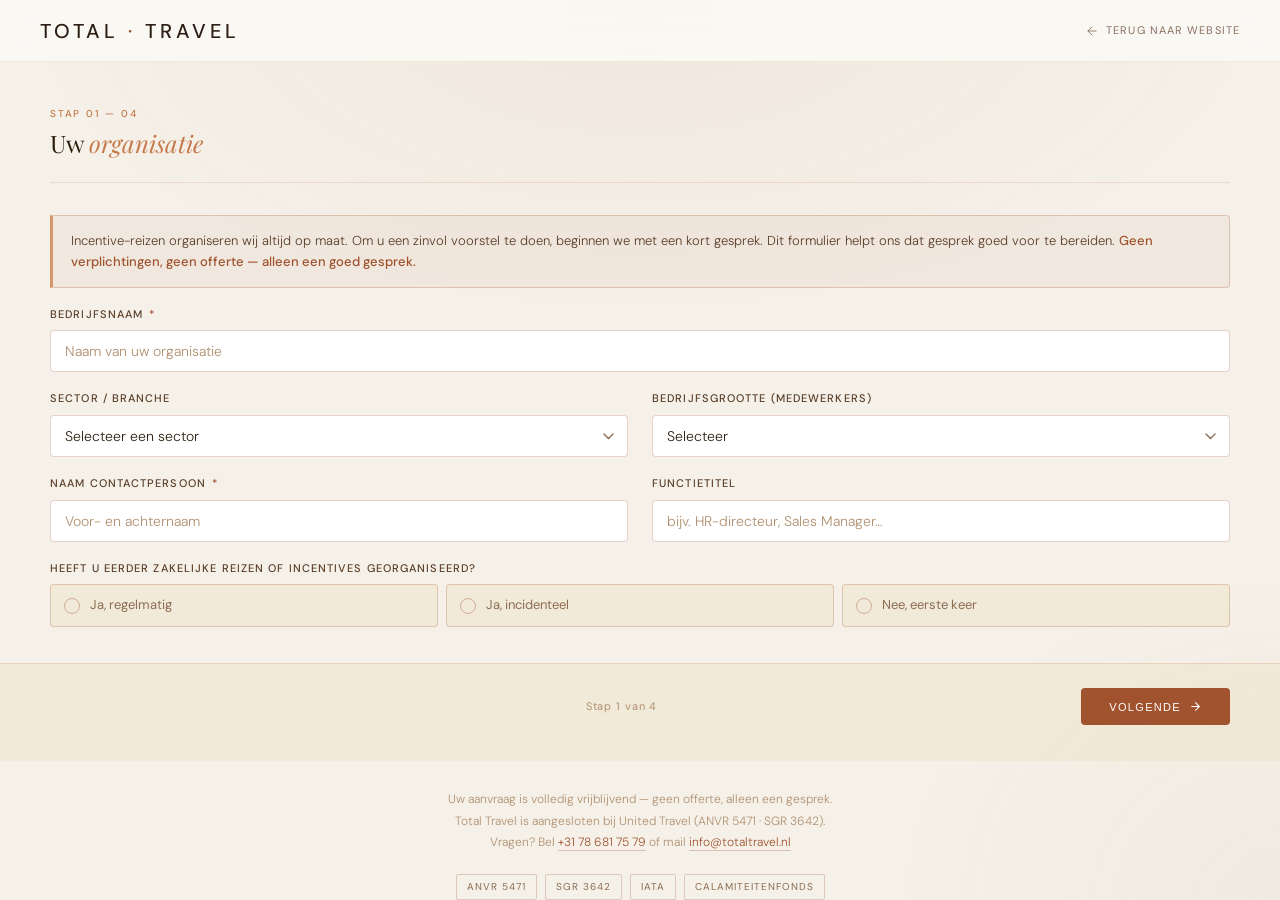
<file: totaltravel-incentive.html>
<!DOCTYPE html>
<html lang="nl">
<head>
<meta charset="UTF-8">
<meta name="viewport" content="width=device-width, initial-scale=1.0">
<title>Conceptgesprek aanvragen — Incentive — Total Travel</title>
<link rel="preconnect" href="https://fonts.googleapis.com">
<link href="https://fonts.googleapis.com/css2?family=Playfair+Display:ital,wght@0,400;0,500;0,700;1,400;1,500&family=DM+Sans:ital,wght@0,300;0,400;0,500;0,600;1,300&display=swap" rel="stylesheet">
<style>
:root{
  --sienna:#a0522d;--sienna-mid:#c47a4a;--sienna-lt:#d9956a;
  --gold:#b8996a;--gold-lt:#cdb48e;
  --ivory:#f8f3eb;--ivory-2:#f2ead8;--ivory-3:#ebe0ca;--ivory-4:#e0d2b8;
  --cream:#faf7f2;
  --text:#2c1f0e;--text-2:#5a3e28;--text-3:#8a6d52;--text-4:#b09070;
  --border:rgba(160,82,45,0.14);--border-md:rgba(160,82,45,0.25);--border-str:rgba(160,82,45,0.40);
  --radius:4px;--dm:'DM Sans',sans-serif;--pf:'Playfair Display',Georgia,serif;
  --ease:cubic-bezier(.4,0,.2,1);
}
*,*::before,*::after{box-sizing:border-box;margin:0;padding:0;}
html{scroll-behavior:smooth;}
body{background:var(--cream);color:var(--text);font-family:var(--dm);font-size:15px;line-height:1.6;min-height:100vh;overflow-x:hidden;}
body::before{content:'';position:fixed;inset:0;pointer-events:none;z-index:0;
  background:radial-gradient(ellipse 70% 50% at 50% 0%,rgba(160,82,45,.05) 0%,transparent 70%),
             radial-gradient(ellipse 50% 60% at 100% 100%,rgba(184,153,106,.06) 0%,transparent 60%);}

/* NAV */
.pg-nav{position:fixed;top:0;left:0;right:0;z-index:100;height:62px;padding:0 40px;display:flex;align-items:center;justify-content:space-between;background:rgba(250,247,242,.93);backdrop-filter:blur(14px);border-bottom:1px solid var(--border-md);}
.nav-logo{font-family:var(--dm);font-size:20px;font-weight:500;letter-spacing:.20em;text-transform:uppercase;color:var(--text);text-decoration:none;}
.nav-logo .dot{color:var(--sienna);}
.nav-back{font-size:11px;font-weight:400;letter-spacing:.1em;text-transform:uppercase;color:var(--text-3);text-decoration:none;display:flex;align-items:center;gap:7px;transition:color .2s var(--ease);}
.nav-back:hover{color:var(--sienna);}
.nav-back svg{transition:transform .2s var(--ease);}
.nav-back:hover svg{transform:translateX(-3px);}
.nav-links{display:flex;align-items:center;gap:24px;list-style:none;}
.nav-links a{font-size:11px;font-weight:600;letter-spacing:.07em;text-transform:uppercase;color:var(--text-3);text-decoration:none;transition:color .2s;}
.nav-links a:hover{color:var(--sienna);}
@media(max-width:700px){.nav-links{display:none;}}

/* PAGE */
.page{position:relative;z-index:1;min-height:100vh;padding:110px 24px 80px;display:flex;flex-direction:column;align-items:center;}

/* HEADER */
.page-header{text-align:center;max-width:620px;margin:0 auto 56px;}
.eyebrow{font-size:10px;font-weight:500;letter-spacing:.22em;text-transform:uppercase;color:var(--sienna);margin-bottom:18px;display:flex;align-items:center;justify-content:center;gap:12px;}
.eyebrow::before,.eyebrow::after{content:'';width:28px;height:1px;background:var(--sienna-lt);opacity:.6;}
.page-h1{font-family:var(--pf);font-size:clamp(32px,5vw,52px);font-weight:400;line-height:1.12;color:var(--text);margin-bottom:18px;}
.page-h1 em{font-style:italic;color:var(--sienna-mid);}
.page-sub{font-size:15px;color:var(--text-3);line-height:1.75;font-weight:300;}

/* PROGRESS */
.prog-wrap{max-width:720px;width:100%;margin:0 auto 44px;}
.prog-steps{display:flex;align-items:flex-start;}
.prog-step{display:flex;flex-direction:column;align-items:center;gap:8px;flex:1;position:relative;}
.prog-step:not(:last-child)::after{content:'';position:absolute;top:14px;left:calc(50% + 16px);right:calc(-50% + 16px);height:1px;background:var(--border-md);transition:background .35s;}
.prog-step.done:not(:last-child)::after{background:var(--sienna-lt);}
.prog-circle{width:28px;height:28px;border-radius:50%;border:1px solid var(--border-str);background:var(--ivory-2);display:flex;align-items:center;justify-content:center;font-size:11px;font-weight:500;color:var(--text-3);transition:all .2s var(--ease);position:relative;z-index:1;}
.prog-step.active .prog-circle{background:var(--sienna);border-color:var(--sienna);color:#fff;}
.prog-step.done .prog-circle{background:var(--ivory-3);border-color:var(--sienna-lt);color:var(--sienna);}
.prog-label{font-size:10px;letter-spacing:.06em;color:var(--text-4);text-transform:uppercase;font-weight:400;text-align:center;white-space:nowrap;transition:color .2s;}
.prog-step.active .prog-label{color:var(--sienna);}
.prog-step.done .prog-label{color:var(--text-3);}

/* CARD */
.form-card{background:var(--ivory);border:1px solid var(--border-md);max-width:740px;width:100%;margin:0 auto;position:relative;overflow:hidden;box-shadow:0 2px 24px rgba(90,40,10,.06);}
.form-card::before{content:'';position:absolute;top:0;left:0;right:0;height:2px;background:linear-gradient(90deg,transparent,var(--sienna-lt) 40%,var(--gold) 60%,transparent);opacity:.6;}
.card-corner{position:absolute;opacity:.2;}
.card-corner.tl{top:14px;left:14px;}
.card-corner.tr{top:14px;right:14px;}
.card-corner svg{width:36px;height:36px;}

/* STEPS */
.f-step{display:none;padding:44px 50px 36px;animation:fadeUp .28s ease;}
.f-step.active{display:block;}
@keyframes fadeUp{from{opacity:0;transform:translateY(10px);}to{opacity:1;transform:translateY(0);}}
.step-hdr{margin-bottom:32px;padding-bottom:24px;border-bottom:1px solid var(--border);}
.step-num{font-size:10px;letter-spacing:.18em;text-transform:uppercase;color:var(--sienna-mid);font-weight:500;margin-bottom:6px;}
.step-title{font-family:var(--pf);font-size:24px;font-weight:400;color:var(--text);line-height:1.25;}
.step-title em{font-style:italic;color:var(--sienna-mid);}

/* GRID */
.fgrid{display:grid;grid-template-columns:1fr 1fr;gap:18px 24px;}
.fgrid.c1{grid-template-columns:1fr;}
.ff{grid-column:1/-1;}

/* FIELD */
.field{display:flex;flex-direction:column;gap:7px;}
.field label{font-size:11px;font-weight:500;letter-spacing:.1em;text-transform:uppercase;color:var(--text-2);}
.req{color:var(--sienna);margin-left:2px;}
.field input,.field select,.field textarea{background:#fff;border:1px solid var(--border-md);color:var(--text);font-family:var(--dm);font-size:14px;font-weight:300;padding:11px 14px;border-radius:var(--radius);outline:none;transition:border-color .2s,box-shadow .2s;-webkit-appearance:none;width:100%;}
.field select{background-image:url("data:image/svg+xml,%3Csvg xmlns='http://www.w3.org/2000/svg' width='11' height='7' viewBox='0 0 11 7'%3E%3Cpath d='M1 1l4.5 4.5L10 1' stroke='%238a6d52' stroke-width='1.4' fill='none' stroke-linecap='round'/%3E%3C/svg%3E");background-repeat:no-repeat;background-position:right 13px center;padding-right:34px;cursor:pointer;}
.field select option{color:var(--text);background:#fff;}
.field textarea{resize:vertical;min-height:100px;line-height:1.6;}
.field input::placeholder,.field textarea::placeholder{color:var(--text-4);font-weight:300;}
.field input:hover,.field select:hover,.field textarea:hover{border-color:var(--border-str);}
.field input:focus,.field select:focus,.field textarea:focus{border-color:var(--sienna-mid);box-shadow:0 0 0 3px rgba(160,82,45,.1);}
.field input.err,.field select.err,.field textarea.err{border-color:#c0392b;box-shadow:0 0 0 3px rgba(192,57,43,.08);}
.hint{font-size:11px;color:var(--text-4);font-weight:300;}
.errmsg{font-size:11px;color:#b52a1a;display:none;}
.errmsg.show{display:block;}

/* RADIO TILES */
.rgroup{display:grid;grid-template-columns:1fr 1fr;gap:8px;}
.rgroup.c3{grid-template-columns:1fr 1fr 1fr;}
.rtile{display:flex;align-items:center;gap:10px;background:var(--ivory-2);border:1px solid var(--border-md);padding:10px 13px;border-radius:var(--radius);cursor:pointer;font-size:13px;color:var(--text-3);user-select:none;transition:border-color .15s,background .15s,color .15s;}
.rtile:hover{border-color:var(--sienna-lt);color:var(--text-2);background:var(--ivory-3);}
.rtile.on{border-color:var(--sienna);background:rgba(160,82,45,.07);color:var(--sienna);}
.rdot{width:16px;height:16px;border-radius:50%;border:1.5px solid var(--border-str);flex-shrink:0;display:flex;align-items:center;justify-content:center;transition:border-color .15s,background .15s;}
.rtile.on .rdot{border-color:var(--sienna);background:var(--sienna);}
.rtile.on .rdot::after{content:'';width:6px;height:6px;border-radius:50%;background:#fff;}

/* CHECK TILES */
.cgroup{display:grid;grid-template-columns:1fr 1fr 1fr;gap:8px;}
.ctile{display:flex;align-items:center;gap:10px;background:var(--ivory-2);border:1px solid var(--border-md);padding:10px 13px;border-radius:var(--radius);cursor:pointer;font-size:13px;color:var(--text-3);user-select:none;transition:border-color .15s,background .15s,color .15s;}
.ctile:hover{border-color:var(--sienna-lt);color:var(--text-2);background:var(--ivory-3);}
.ctile.on{border-color:var(--sienna);background:rgba(160,82,45,.07);color:var(--sienna);}
.cbox{width:16px;height:16px;border-radius:2px;border:1.5px solid var(--border-str);flex-shrink:0;display:flex;align-items:center;justify-content:center;transition:border-color .15s,background .15s;}
.ctile.on .cbox{border-color:var(--sienna);background:var(--sienna);}
.ctile.on .cbox::after{content:'';display:block;width:4px;height:7px;border:2px solid #fff;border-top:none;border-left:none;transform:rotate(45deg) translateY(-1px);}

/* PRIVACY */
.prow{display:flex;align-items:flex-start;gap:12px;padding:14px 16px;background:var(--ivory-2);border:1px solid var(--border-md);border-radius:var(--radius);cursor:pointer;transition:border-color .15s,background .15s;}
.prow:hover{border-color:var(--sienna-lt);}
.prow.on{border-color:var(--sienna);background:rgba(160,82,45,.06);}
.pbox{width:18px;height:18px;border-radius:3px;border:1.5px solid var(--border-str);flex-shrink:0;display:flex;align-items:center;justify-content:center;margin-top:2px;background:#fff;transition:border-color .15s,background .15s;}
.prow.on .pbox{border-color:var(--sienna);background:var(--sienna);}
.prow.on .pbox::after{content:'';display:block;width:5px;height:9px;border:2px solid #fff;border-top:none;border-left:none;transform:rotate(45deg) translateY(-1px);}
.ptext{font-size:13px;color:var(--text-2);line-height:1.6;font-weight:300;}
.ptext a{color:var(--sienna);text-decoration:underline;}

/* SECTION TITLE */
.stitle{font-size:10px;letter-spacing:.16em;text-transform:uppercase;color:var(--sienna);font-weight:500;margin:28px 0 14px;display:flex;align-items:center;gap:10px;}
.stitle::after{content:'';flex:1;height:1px;background:var(--border);}

/* BUDGET SLIDER */
.budgetval{font-family:var(--pf);font-size:22px;color:var(--sienna-mid);font-style:italic;margin-bottom:14px;display:block;}
input[type=range]{-webkit-appearance:none;appearance:none;width:100%;height:3px;background:var(--ivory-3);border-radius:2px;outline:none;border:none;padding:0;}
input[type=range]::-webkit-slider-thumb{-webkit-appearance:none;width:20px;height:20px;border-radius:50%;background:var(--sienna);cursor:pointer;border:3px solid #fff;box-shadow:0 1px 4px rgba(160,82,45,.25);}
.rlabels{display:flex;justify-content:space-between;font-size:11px;color:var(--text-4);margin-top:8px;}

/* INFOBOX — B2B context toelichting */
.infobox{background:rgba(160,82,45,.05);border:1px solid var(--border-md);border-left:3px solid var(--sienna-lt);padding:14px 18px;font-size:13px;color:var(--text-2);line-height:1.65;font-weight:300;border-radius:0 var(--radius) var(--radius) 0;}
.infobox strong{color:var(--sienna);font-weight:500;}

/* FORM NAV */
.fnav{display:flex;justify-content:space-between;align-items:center;padding:24px 50px 36px;border-top:1px solid var(--border);background:var(--ivory-2);}
.btn-prev{font-size:11px;font-weight:400;letter-spacing:.1em;text-transform:uppercase;color:var(--text-3);background:transparent;border:1px solid var(--border-md);padding:11px 22px;cursor:pointer;transition:color .2s,border-color .2s;border-radius:var(--radius);}
.btn-prev:hover{color:var(--text);border-color:var(--border-str);}
.btn-next{font-size:11px;font-weight:500;letter-spacing:.12em;text-transform:uppercase;color:#fff;background:var(--sienna);border:none;padding:12px 28px;cursor:pointer;transition:background .2s,transform .15s;border-radius:var(--radius);display:flex;align-items:center;gap:8px;}
.btn-next:hover{background:var(--text-2);}
.stepcnt{font-size:11px;color:var(--text-4);letter-spacing:.08em;}

/* SUCCESS */
.success{display:none;text-align:center;padding:72px 50px;}
.success.show{display:block;animation:fadeUp .35s ease;}
.sicon{width:68px;height:68px;border-radius:50%;background:rgba(160,82,45,.1);border:1px solid var(--sienna-lt);display:flex;align-items:center;justify-content:center;margin:0 auto 28px;color:var(--sienna);}
.sh2{font-family:var(--pf);font-size:34px;font-weight:400;color:var(--text);margin-bottom:14px;}
.sh2 em{font-style:italic;color:var(--sienna-mid);}
.sp{font-size:15px;color:var(--text-3);line-height:1.75;font-weight:300;max-width:440px;margin:0 auto 36px;}
.sdetails{background:var(--ivory-2);border:1px solid var(--border-md);padding:20px 28px;max-width:480px;margin:0 auto 36px;text-align:left;border-radius:var(--radius);}
.srow{display:flex;justify-content:space-between;font-size:13px;padding:7px 0;border-bottom:1px solid var(--border);}
.srow:last-child{border-bottom:none;}
.srow span:first-child{color:var(--text-3);}
.srow span:last-child{color:var(--text);font-weight:400;}
.btn-home{display:inline-flex;align-items:center;gap:8px;background:var(--sienna);color:#fff;font-size:11px;font-weight:500;letter-spacing:.12em;text-transform:uppercase;padding:13px 26px;border-radius:var(--radius);text-decoration:none;transition:background .2s;}
.btn-home:hover{background:var(--text-2);}

/* LOADING */
.overlay{display:none;position:fixed;inset:0;background:rgba(250,247,242,.8);backdrop-filter:blur(4px);z-index:200;align-items:center;justify-content:center;flex-direction:column;gap:18px;}
.overlay.show{display:flex;}
.spinner{width:36px;height:36px;border:2px solid var(--border-md);border-top-color:var(--sienna);border-radius:50%;animation:spin .8s linear infinite;}
@keyframes spin{to{transform:rotate(360deg);}}
.spin-txt{font-size:12px;color:var(--text-3);letter-spacing:.1em;text-transform:uppercase;}

/* FOOTER NOTE */
.footnote{text-align:center;margin:28px auto 0;font-size:12px;color:var(--text-4);font-weight:300;line-height:1.8;max-width:520px;}
.footnote a{color:var(--sienna);text-decoration:none;border-bottom:1px solid rgba(160,82,45,.3);}
.footnote a:hover{border-bottom-color:var(--sienna);}
.certs{display:flex;gap:8px;justify-content:center;flex-wrap:wrap;margin-top:20px;}
.ctag{font-size:10px;letter-spacing:.1em;text-transform:uppercase;padding:4px 10px;border:1px solid var(--border-md);color:var(--text-3);border-radius:2px;}

/* ── RESPONSIVE ── */
@media(max-width:768px){
  .page{padding:96px 16px 60px;}
  .page-header{margin-bottom:40px;}
  .f-step{padding:32px 32px 28px;}
  .fnav{padding:20px 32px 28px;}
  .fgrid{gap:14px 18px;}
  .rgroup.c3{grid-template-columns:1fr 1fr;}
  .cgroup{grid-template-columns:1fr 1fr;}
  .success{padding:56px 32px;}
}
@media(max-width:560px){
  .pg-nav{padding:0 16px;height:56px;}
  .nav-logo{font-size:14px;}
  .nav-back-txt{display:none;}
  .page{padding:80px 12px 48px;}
  .page-header{margin-bottom:32px;}
  .page-h1{font-size:clamp(26px,7vw,36px);}
  .page-sub{font-size:13px;}
  .prog-wrap{margin-bottom:28px;}
  .prog-circle{width:24px;height:24px;font-size:10px;}
  .prog-step:not(:last-child)::after{top:12px;left:calc(50% + 13px);right:calc(-50% + 13px);}
  .prog-label{display:none;}
  .form-card{margin-left:-12px;margin-right:-12px;width:calc(100% + 24px);border-left:none;border-right:none;border-radius:0;box-shadow:none;}
  .card-corner{display:none;}
  .f-step{padding:22px 18px 18px;}
  .step-title{font-size:20px;}
  .step-hdr{margin-bottom:22px;padding-bottom:16px;}
  .fgrid{grid-template-columns:1fr;gap:12px;}
  .ff{grid-column:1;}
  .rgroup{grid-template-columns:1fr;gap:6px;}
  .rgroup.c3{grid-template-columns:1fr;}
  .cgroup{grid-template-columns:1fr 1fr;gap:6px;}
  .rtile,.ctile{padding:9px 11px;font-size:12px;gap:8px;}
  .rdot,.cbox{width:14px;height:14px;}
  .field label{font-size:10px;}
  .field input,.field select,.field textarea{font-size:14px;padding:10px 12px;}
  .hint,.errmsg{font-size:10px;}
  .budgetval{font-size:18px;}
  .rlabels{font-size:10px;}
  .stitle{font-size:9px;margin:20px 0 10px;}
  .sdetails{padding:14px 16px;}
  .srow{font-size:12px;flex-direction:column;gap:2px;padding:8px 0;}
  .btn-home{font-size:10px;padding:11px 18px;}
  .footnote{font-size:11px;}
  .ctag{font-size:9px;padding:3px 8px;}
}
@media(max-width:360px){
  .cgroup{grid-template-columns:1fr;}
  .f-step{padding:18px 14px 14px;}
  .fnav{padding:12px 14px 18px;}
  .page-h1{font-size:22px;}
}
</style>
<link rel="stylesheet" href="nav.css">
</head>
<body>
<nav class="pg-nav" id="nav" style="position:fixed;top:0;left:0;right:0;z-index:100;height:62px;display:flex;align-items:center;padding:0 40px;background:rgba(250,248,244,.96);backdrop-filter:blur(12px);border-bottom:1px solid rgba(196,168,130,.2);">
  <a href="index.html" style="font-family:var(--dm,'DM Sans',sans-serif);font-size:20px;font-weight:500;letter-spacing:.20em;text-transform:uppercase;color:#2D1F14;text-decoration:none;">TOTAL <span style="color:#A0522D;">&middot;</span> TRAVEL</a>
  <a href="index.html" style="margin-left:auto;font-family:var(--dm,'DM Sans',sans-serif);font-size:11px;font-weight:400;letter-spacing:.1em;text-transform:uppercase;color:#8A7060;text-decoration:none;display:flex;align-items:center;gap:7px;transition:color .2s;">
    <svg width="14" height="14" viewBox="0 0 24 24" fill="none" stroke="currentColor" stroke-width="1.5" stroke-linecap="round" stroke-linejoin="round"><path d="M19 12H5M12 5l-7 7 7 7"/></svg>
    Terug naar website
  </a>
</nav>
<div style="height:62px;"></div>

<!-- ═══════════════════════════════ STAP 1 — ORGANISATIE ═══════════ -->
    <div class="f-step active" id="step1">
      <div class="step-hdr">
        <div class="step-num">Stap 01 &mdash; 04</div>
        <div class="step-title">Uw <em>organisatie</em></div>
      </div>
      <div class="fgrid">
        <div class="field ff">
          <div class="infobox">Incentive-reizen organiseren wij altijd op maat. Om u een zinvol voorstel te doen, beginnen we met een kort gesprek. Dit formulier helpt ons dat gesprek goed voor te bereiden. <strong>Geen verplichtingen, geen offerte &mdash; alleen een goed gesprek.</strong></div>
        </div>
        <div class="field ff">
          <label>Bedrijfsnaam <span class="req">*</span></label>
          <input type="text" id="bedrijfsnaam" placeholder="Naam van uw organisatie">
          <div class="errmsg" id="e-bedrijfsnaam">Vul de naam van uw organisatie in</div>
        </div>
        <div class="field">
          <label>Sector / branche</label>
          <select id="sector">
            <option value="">Selecteer een sector</option>
            <option>Financiële dienstverlening</option>
            <option>Farmacie / life sciences</option>
            <option>Technologie / IT</option>
            <option>Automotive</option>
            <option>Retail / FMCG</option>
            <option>Zakelijke dienstverlening</option>
            <option>Bouw / vastgoed</option>
            <option>Zorg &amp; welzijn</option>
            <option>Logistiek / transport</option>
            <option>Overheid / non-profit</option>
            <option>Anders</option>
          </select>
        </div>
        <div class="field">
          <label>Bedrijfsgrootte (medewerkers)</label>
          <select id="bedrijfsgrootte">
            <option value="">Selecteer</option>
            <option>1 – 25</option>
            <option>26 – 100</option>
            <option>101 – 250</option>
            <option>251 – 500</option>
            <option>500 – 1.000</option>
            <option>1.000+</option>
          </select>
        </div>
        <div class="field">
          <label>Naam contactpersoon <span class="req">*</span></label>
          <input type="text" id="contactpersoon" placeholder="Voor- en achternaam">
          <div class="errmsg" id="e-contactpersoon">Vul de naam van de contactpersoon in</div>
        </div>
        <div class="field">
          <label>Functietitel</label>
          <input type="text" id="functie" placeholder="bijv. HR-directeur, Sales Manager…">
        </div>
        <div class="field ff">
          <label>Heeft u eerder zakelijke reizen of incentives georganiseerd?</label>
          <div class="rgroup c3" id="rg-ervaring">
            <div class="rtile" data-val="Ja, regelmatig"><div class="rdot"></div>Ja, regelmatig</div>
            <div class="rtile" data-val="Ja, incidenteel"><div class="rdot"></div>Ja, incidenteel</div>
            <div class="rtile" data-val="Nee, eerste keer"><div class="rdot"></div>Nee, eerste keer</div>
          </div>
        </div>
      </div>
    </div>

    <!-- ═══════════════════════════════ STAP 2 — PROGRAMMA ═════════════ -->
    <div class="f-step" id="step2">
      <div class="step-hdr">
        <div class="step-num">Stap 02 &mdash; 04</div>
        <div class="step-title">Het <em>programma</em></div>
      </div>
      <div class="fgrid">

        <div class="field ff">
          <label>Wat is het primaire doel van de incentive? <span class="req">*</span></label>
          <div class="rgroup" id="rg-doel">
            <div class="rtile" data-val="Medewerkers belonen / motiveren"><div class="rdot"></div>Medewerkers belonen</div>
            <div class="rtile" data-val="Sales-incentive voor team of dealers"><div class="rdot"></div>Sales-incentive</div>
            <div class="rtile" data-val="Klanten / relaties bedanken"><div class="rdot"></div>Klanten bedanken</div>
            <div class="rtile" data-val="Teambuilding &amp; verbinding"><div class="rdot"></div>Teambuilding</div>
            <div class="rtile" data-val="Jubileum of mijlpaal vieren"><div class="rdot"></div>Jubileum / mijlpaal</div>
            <div class="rtile" data-val="Ander doel"><div class="rdot"></div>Ander doel</div>
          </div>
          <div class="errmsg" id="e-doel">Selecteer het primaire doel</div>
        </div>

        <div class="field">
          <label>Aantal deelnemers <span class="req">*</span></label>
          <select id="aantalDeelnemers">
            <option value="">Selecteer</option>
            <option>10 – 20</option>
            <option>21 – 35</option>
            <option>36 – 50</option>
            <option>51 – 75</option>
            <option>76 – 100</option>
            <option>101 – 150</option>
            <option>151 – 200</option>
            <option>200+</option>
          </select>
          <div class="errmsg" id="e-aantalDeelnemers">Selecteer het aantal deelnemers</div>
        </div>

        <div class="field">
          <label>Duur van het programma</label>
          <select id="duur">
            <option value="">Selecteer</option>
            <option>1 dag (dagprogramma)</option>
            <option>2 dagen / 1 nacht</option>
            <option>3 dagen / 2 nachten</option>
            <option>4 – 5 dagen</option>
            <option>6 – 7 dagen</option>
            <option>Meer dan een week</option>
            <option>Nader te bepalen</option>
          </select>
        </div>

        <div class="field">
          <label>Gewenste periode</label>
          <input type="text" id="periode" placeholder="bijv. Q2 2026 of mei / juni">
          <div class="hint">Indicatief is voldoende — we bespreken dit in het gesprek</div>
        </div>

        <div class="field">
          <label>Datumflexibiliteit</label>
          <div class="rgroup c3" id="rg-datumflex">
            <div class="rtile" data-val="Vaste datum(s)"><div class="rdot"></div>Vaste datum(s)</div>
            <div class="rtile" data-val="Flexibel binnen kwartaal"><div class="rdot"></div>Flexibel</div>
            <div class="rtile" data-val="Nog volledig open"><div class="rdot"></div>Volledig open</div>
          </div>
        </div>

        <div class="field ff">
          <label>Bestemmingsvoorkeur</label>
          <div class="rgroup" id="rg-bestemming">
            <div class="rtile" data-val="Europa"><div class="rdot"></div>Europa</div>
            <div class="rtile" data-val="Midden-Oosten (VAE, Oman, Saudi, Marokko…)"><div class="rdot"></div>Midden-Oosten</div>
            <div class="rtile" data-val="Verre bestemmingen"><div class="rdot"></div>Verre bestemmingen</div>
            <div class="rtile" data-val="Aan te raden door specialist"><div class="rdot"></div>Aan ons over te laten</div>
          </div>
          <div class="hint" style="margin-top:8px">Specifieke bestemmingen of idee&euml;n kunt u hieronder toelichten</div>
        </div>

        <div class="field ff">
          <label>Specifieke bestemmingen of thema&rsquo;s in gedachten?</label>
          <input type="text" id="bestemmingDetail" placeholder="bijv. Dubai + woestijnsafari, Sevilla + flamenco, F1 Abu Dhabi…">
        </div>

        <div class="field ff">
          <label>Sfeer &amp; karakter van het programma</label>
          <div class="cgroup" id="cg-sfeer">
            <div class="ctile" data-val="Luxe &amp; exclusief"><div class="cbox"></div>Luxe &amp; exclusief</div>
            <div class="ctile" data-val="Actief &amp; avontuurlijk"><div class="cbox"></div>Actief &amp; avontuurlijk</div>
            <div class="ctile" data-val="Cultureel &amp; historisch"><div class="cbox"></div>Cultureel &amp; historisch</div>
            <div class="ctile" data-val="Culinair"><div class="cbox"></div>Culinair</div>
            <div class="ctile" data-val="Sport (golf, F1, voetbal…)"><div class="cbox"></div>Sport</div>
            <div class="ctile" data-val="Ontspanning &amp; wellness"><div class="cbox"></div>Ontspanning</div>
            <div class="ctile" data-val="Teambuilding-activiteiten"><div class="cbox"></div>Teambuilding</div>
            <div class="ctile" data-val="Zakelijke sessies incl."><div class="cbox"></div>Zakelijke sessies</div>
            <div class="ctile" data-val="Unieke lokale ervaringen"><div class="cbox"></div>Lokale ervaringen</div>
          </div>
        </div>

      </div>
    </div>

    <!-- ═══════════════════════════════ STAP 3 — BUDGET & WENSEN ═══════ -->
    <div class="f-step" id="step3">
      <div class="step-hdr">
        <div class="step-num">Stap 03 &mdash; 04</div>
        <div class="step-title">Budget &amp; <em>bijzonderheden</em></div>
      </div>
      <div class="fgrid">

        <div class="field ff">
          <label>Indicatief budget per deelnemer (excl. vluchten)</label>
          <span class="budgetval" id="budgetVal">€ 1.500 p.p.</span>
          <input type="range" id="budgetSlider" min="500" max="10000" step="250" value="1500">
          <div class="rlabels"><span>€ 500</span><span>€ 2.500</span><span>€ 5.000</span><span>€ 10.000+</span></div>
          <div class="hint" style="margin-top:10px">Inclusief accommodatie, programma en transfers. Vluchten apart te bepalen.</div>
        </div>

        <div class="field">
          <label>Totaalbudget gehele groep</label>
          <input type="text" id="totaalbudget" placeholder="bijv. € 75.000 of nader te bepalen">
          <div class="hint">Optioneel — helpt ons direct het juiste niveau aan te bieden</div>
        </div>

        <div class="field">
          <label>Accommodatieniveau</label>
          <select id="accommodatie">
            <option value="">Selecteer</option>
            <option>4-sterren (comfort)</option>
            <option>5-sterren (luxe)</option>
            <option>5-sterren deluxe / iconic properties</option>
            <option>Boutique / design hotel</option>
            <option>Resort met exclusieve faciliteiten</option>
            <option>Nader te bepalen</option>
          </select>
        </div>

        <div class="field">
          <label>Vluchtklasse</label>
          <select id="vluchtklasse">
            <option value="">Selecteer</option>
            <option>Economy class</option>
            <option>Premium economy</option>
            <option>Business class</option>
            <option>Mix (leidinggevenden business)</option>
            <option>Nader te bepalen</option>
          </select>
        </div>

        <div class="field ff">
          <label>Wat verwacht u van de begeleiding ter plaatse?</label>
          <div class="rgroup" id="rg-begeleiding">
            <div class="rtile" data-val="Volledig begeleid (Total Travel aanwezig)"><div class="rdot"></div>Volledig begeleid</div>
            <div class="rtile" data-val="Lokale begeleiding + support op afstand"><div class="rdot"></div>Lokale begeleiding</div>
            <div class="rtile" data-val="Zelfstandig (draaiboek &amp; logistiek door ons)"><div class="rdot"></div>Zelfstandig met draaiboek</div>
            <div class="rtile" data-val="Nader te bespreken"><div class="rdot"></div>Nader te bespreken</div>
          </div>
        </div>

        <div class="stitle ff">Bijzonderheden</div>

        <div class="field ff">
          <label>Bijzondere wensen of randvoorwaarden</label>
          <input type="text" id="bijzonder" placeholder="bijv. halal menu, rolstoeltoegankelijk, VIP-arrangement voor directie…">
        </div>

        <div class="field ff">
          <label>Eerder georganiseerde incentives of vergelijkbare reizen</label>
          <textarea id="eerderIncentive" placeholder="Wat heeft u eerder gedaan? Wat ging goed, wat wilt u anders? Helpt ons direct het juiste niveau te adviseren."></textarea>
        </div>

        <div class="field ff">
          <label>Aanvullende toelichting of vragen</label>
          <textarea id="toelichting" placeholder="Alles wat verder relevant is voor een goed eerste gesprek…"></textarea>
        </div>

      </div>
    </div>

    <!-- ═══════════════════════════════ STAP 4 — CONTACT ═══════════════ -->
    <div class="f-step" id="step4">
      <div class="step-hdr">
        <div class="step-num">Stap 04 &mdash; 04</div>
        <div class="step-title">Uw <em>contactgegevens</em></div>
      </div>
      <div class="fgrid">
        <div class="field">
          <label>Voornaam <span class="req">*</span></label>
          <input type="text" id="voornaam" placeholder="Jan">
          <div class="errmsg" id="e-voornaam">Vul uw voornaam in</div>
        </div>
        <div class="field">
          <label>Achternaam <span class="req">*</span></label>
          <input type="text" id="achternaam" placeholder="de Vries">
          <div class="errmsg" id="e-achternaam">Vul uw achternaam in</div>
        </div>
        <div class="field ff">
          <label>Zakelijk e-mailadres <span class="req">*</span></label>
          <input type="email" id="email" placeholder="jan.devries@bedrijf.nl">
          <div class="hint">Hierop ontvangt u de bevestiging en de uitnodiging voor het gesprek</div>
          <div class="errmsg" id="e-email">Vul een geldig e-mailadres in</div>
        </div>
        <div class="field">
          <label>Telefoonnummer <span class="req">*</span></label>
          <input type="tel" id="telefoon" placeholder="+31 6 12 34 56 78">
          <div class="errmsg" id="e-telefoon">Vul uw telefoonnummer in</div>
        </div>
        <div class="field">
          <label>Voorkeur voor gesprek</label>
          <select id="gesprekVoorkeur">
            <option value="">Selecteer</option>
            <option>Telefonisch (ochtend)</option>
            <option>Telefonisch (middag)</option>
            <option>Telefonisch (avond)</option>
            <option>Videogesprek (Teams / Zoom)</option>
            <option>Persoonlijk gesprek op kantoor</option>
            <option>WhatsApp / e-mail eerst</option>
          </select>
        </div>
        <div class="field">
          <label>Hoe heeft u ons gevonden?</label>
          <select id="gevonden">
            <option value="">Selecteer een optie</option>
            <option>Google / zoekmachine</option>
            <option>Aanbeveling van collega of relatie</option>
            <option>LinkedIn</option>
            <option>Eerder klant geweest</option>
            <option>Branche-evenement</option>
            <option>Anders</option>
          </select>
        </div>
        <div class="field ff">
          <label style="text-transform:none;letter-spacing:0;font-size:12px;color:var(--text-3);font-weight:400">Privacyverklaring <span class="req">*</span></label>
          <div class="prow" id="privRow">
            <div class="pbox" id="privBox"></div>
            <span class="ptext">Ik ga akkoord met de <a href="#" id="privLink">privacyverklaring</a> van Total Travel. Mijn gegevens worden uitsluitend gebruikt voor het opnemen van contact over deze incentive-aanvraag.</span>
          </div>
          <div class="errmsg" id="e-privacy">Bevestig de privacyverklaring om door te gaan</div>
        </div>
      </div>
    </div>

    <!-- SUCCESS -->
    <div class="success" id="successWrap">
      <div class="sicon"><svg width="30" height="30" viewBox="0 0 24 24" fill="none" stroke="currentColor" stroke-width="1.5" stroke-linecap="round" stroke-linejoin="round"><polyline points="20 6 9 17 4 12"/></svg></div>
      <h2 class="sh2">Aanvraag <em>ontvangen</em></h2>
      <p class="sp">Bedankt voor uw aanvraag. We nemen binnen 48 uur persoonlijk contact met u op om een vrijblijvend conceptgesprek in te plannen. We kijken ernaar uit.</p>
      <div class="sdetails" id="sdetails"></div>
      <a href="index.html" class="btn-home">Terug naar Total Travel <svg width="13" height="13" viewBox="0 0 24 24" fill="none" stroke="currentColor" stroke-width="2" stroke-linecap="round" stroke-linejoin="round"><path d="M5 12h14M12 5l7 7-7 7"/></svg></a>
    </div>

    <div class="fnav" id="formNav">
      <button class="btn-prev" id="btnPrev" style="visibility:hidden">&#8592; Vorige</button>
      <span class="stepcnt" id="stepcnt">Stap 1 van 4</span>
      <button class="btn-next" id="btnNext">Volgende <svg width="13" height="13" viewBox="0 0 24 24" fill="none" stroke="currentColor" stroke-width="2" stroke-linecap="round" stroke-linejoin="round"><path d="M5 12h14M12 5l7 7-7 7"/></svg></button>
    </div>
  </div>

  <p class="footnote">Uw aanvraag is volledig vrijblijvend &mdash; geen offerte, alleen een gesprek.<br>
  Total Travel is aangesloten bij United Travel (ANVR 5471 &middot; SGR 3642).<br>
  Vragen? Bel <a href="tel:+31786817579">+31 78 681 75 79</a> of mail <a href="mailto:info@totaltravel.nl">info@totaltravel.nl</a></p>
  <div class="certs">
    <span class="ctag">ANVR 5471</span>
    <span class="ctag">SGR 3642</span>
    <span class="ctag">IATA</span>
    <span class="ctag">Calamiteitenfonds</span>
  </div>
</div>

<script>
(function() {
  'use strict';

  var step = 1;
  var privChecked = false;
  var radioVals = {};

  function el(id) { return document.getElementById(id); }
  function val(id) { var e = el(id); return e ? e.value.trim() : ''; }

  /* ── Radio groups ── */
  document.querySelectorAll('.rgroup').forEach(function(grp) {
    grp.querySelectorAll('.rtile').forEach(function(tile) {
      tile.addEventListener('click', function() {
        grp.querySelectorAll('.rtile').forEach(function(t) { t.classList.remove('on'); });
        tile.classList.add('on');
        radioVals[grp.id] = tile.getAttribute('data-val');
        if (grp.id === 'rg-doel') el('e-doel').classList.remove('show');
      });
    });
  });

  function getRadio(id) { return radioVals[id] || ''; }

  /* ── Checkbox groups ── */
  document.querySelectorAll('.ctile').forEach(function(tile) {
    tile.addEventListener('click', function() { tile.classList.toggle('on'); });
  });

  function getChecks(id) {
    var vals = [];
    document.querySelectorAll('#' + id + ' .ctile.on').forEach(function(t) {
      vals.push(t.getAttribute('data-val'));
    });
    return vals.join(', ');
  }

  /* ── Privacy ── */
  el('privRow').addEventListener('click', function(e) {
    if (e.target.tagName === 'A') return;
    privChecked = !privChecked;
    el('privRow').classList.toggle('on', privChecked);
    if (privChecked) el('e-privacy').classList.remove('show');
  });
  el('privLink').addEventListener('click', function(e) { e.preventDefault(); });

  /* ── Budget slider ── */
  function fmtBudget(v) {
    v = parseInt(v, 10);
    return v >= 10000 ? '\u20AC\u00A010.000+ p.p.' : '\u20AC\u00A0' + v.toLocaleString('nl-NL') + ' p.p.';
  }
  el('budgetSlider').addEventListener('input', function() {
    el('budgetVal').textContent = fmtBudget(this.value);
  });

  /* ── Navigatie ── */
  el('btnPrev').addEventListener('click', function() {
    if (step > 1) setStep(step - 1);
  });
  el('btnNext').addEventListener('click', function() {
    if (!validate(step)) return;
    if (step < 4) setStep(step + 1);
    else submitForm();
  });

  /* ── Validatie ── */
  function validate(s) {
    var ok = true;

    function chk(errId, inputId, bad) {
      el(errId).classList.toggle('show', bad);
      if (inputId) el(inputId).classList.toggle('err', bad);
      if (bad) ok = false;
    }

    if (s === 1) {
      chk('e-bedrijfsnaam', 'bedrijfsnaam', !val('bedrijfsnaam'));
      chk('e-contactpersoon', 'contactpersoon', !val('contactpersoon'));
    }
    if (s === 2) {
      var noDoel = !getRadio('rg-doel');
      el('e-doel').classList.toggle('show', noDoel);
      if (noDoel) ok = false;
      chk('e-aantalDeelnemers', 'aantalDeelnemers', !val('aantalDeelnemers'));
    }
    if (s === 4) {
      chk('e-voornaam',   'voornaam',   !val('voornaam'));
      chk('e-achternaam', 'achternaam', !val('achternaam'));
      var em = val('email');
      chk('e-email', 'email', !/^[^\s@]+@[^\s@]+\.[^\s@]+$/.test(em));
      chk('e-telefoon', 'telefoon', !val('telefoon'));
      el('e-privacy').classList.toggle('show', !privChecked);
      if (!privChecked) ok = false;
    }
    return ok;
  }

  /* ── Stap-navigatie ── */
  function setStep(n) {
    document.querySelectorAll('.f-step').forEach(function(s) { s.classList.remove('active'); });
    el('step' + n).classList.add('active');
    document.querySelectorAll('.prog-step').forEach(function(s) {
      var sn = parseInt(s.getAttribute('data-step'), 10);
      s.classList.remove('active', 'done');
      if (sn === n) s.classList.add('active');
      else if (sn < n) s.classList.add('done');
    });
    el('btnPrev').style.visibility = n === 1 ? 'hidden' : 'visible';
    el('stepcnt').textContent = 'Stap ' + n + ' van 4';
    el('btnNext').innerHTML = n === 4
      ? 'Aanvraag versturen <svg width="13" height="13" viewBox="0 0 24 24" fill="none" stroke="currentColor" stroke-width="2" stroke-linecap="round" stroke-linejoin="round"><path d="M22 2L11 13M22 2L15 22 11 13 2 9z"/></svg>'
      : 'Volgende <svg width="13" height="13" viewBox="0 0 24 24" fill="none" stroke="currentColor" stroke-width="2" stroke-linecap="round" stroke-linejoin="round"><path d="M5 12h14M12 5l7 7-7 7"/></svg>';
    step = n;
    window.scrollTo({ top: 0, behavior: 'smooth' });
  }

  /* ── Data verzamelen ── */
  function collectData() {
    return {
      bedrijfsnaam:       val('bedrijfsnaam'),
      sector:             val('sector'),
      bedrijfsgrootte:    val('bedrijfsgrootte'),
      contactpersoon:     val('contactpersoon'),
      functie:            val('functie'),
      ervaring:           getRadio('rg-ervaring'),
      doel:               getRadio('rg-doel'),
      aantalDeelnemers:   val('aantalDeelnemers'),
      duur:               val('duur'),
      periode:            val('periode'),
      datumflex:          getRadio('rg-datumflex'),
      bestemmingKeuze:    getRadio('rg-bestemming'),
      bestemmingDetail:   val('bestemmingDetail'),
      sfeer:              getChecks('cg-sfeer'),
      budgetPP:           fmtBudget(el('budgetSlider').value),
      totaalbudget:       val('totaalbudget'),
      accommodatie:       val('accommodatie'),
      vluchtklasse:       val('vluchtklasse'),
      begeleiding:        getRadio('rg-begeleiding'),
      bijzonder:          val('bijzonder'),
      eerderIncentive:    val('eerderIncentive'),
      toelichting:        val('toelichting'),
      voornaam:           val('voornaam'),
      achternaam:         val('achternaam'),
      email:              val('email'),
      telefoon:           val('telefoon'),
      gesprekVoorkeur:    val('gesprekVoorkeur'),
      gevonden:           val('gevonden')
    };
  }

  function buildBody(d) {
    var dt = new Date().toLocaleDateString('nl-NL', { weekday:'long', year:'numeric', month:'long', day:'numeric' });
    var li = '\n  \u2022 ';
    return [
      'INCENTIVE CONCEPTGESPREK \u2014 TOTAL TRAVEL',
      'Ingediend op: ' + dt, '',
      '\u2500\u2500 ORGANISATIE',
      'Bedrijf: '           + (d.bedrijfsnaam    || '\u2014'),
      'Sector: '            + (d.sector          || '\u2014'),
      'Grootte: '           + (d.bedrijfsgrootte || '\u2014'),
      'Contactpersoon: '    + (d.contactpersoon  || '\u2014'),
      'Functie: '           + (d.functie         || '\u2014'),
      'Ervaring incentive: '+ (d.ervaring        || '\u2014'), '',
      '\u2500\u2500 PROGRAMMA',
      'Doel: '              + (d.doel            || '\u2014'),
      'Deelnemers: '        + (d.aantalDeelnemers|| '\u2014'),
      'Duur: '              + (d.duur            || '\u2014'),
      'Periode: '           + (d.periode         || '\u2014'),
      'Datumflexibiliteit: '+ (d.datumflex       || '\u2014'),
      'Bestemming: '        + (d.bestemmingKeuze || '\u2014'),
      'Detail bestemming: ' + (d.bestemmingDetail|| '\u2014'),
      'Sfeer / thema\'s: '   + (d.sfeer           || '\u2014'), '',
      '\u2500\u2500 BUDGET & WENSEN',
      'Budget p.p.: '       + (d.budgetPP        || '\u2014'),
      'Totaalbudget: '      + (d.totaalbudget    || '\u2014'),
      'Accommodatie: '      + (d.accommodatie    || '\u2014'),
      'Vluchtklasse: '      + (d.vluchtklasse    || '\u2014'),
      'Begeleiding: '       + (d.begeleiding     || '\u2014'),
      'Bijzonderheden: '    + (d.bijzonder       || '\u2014'), '',
      'Eerder incentive:', d.eerderIncentive || '\u2014', '',
      'Toelichting:', d.toelichting || '\u2014', '',
      '\u2500\u2500 CONTACTGEGEVENS',
      'Naam: '              + d.voornaam + ' ' + d.achternaam,
      'E-mail: '            + d.email,
      'Telefoon: '          + d.telefoon,
      'Gesprek voorkeur: '  + (d.gesprekVoorkeur || '\u2014'),
      'Gevonden via: '      + (d.gevonden        || '\u2014'), '',
      'Verzonden via totaltravel.nl \u2014 incentive-aanvraagformulier'
    ].join('\n');
  }

  function buildConfirm(d) {
    return [
      'Beste ' + d.voornaam + ',', '',
      'Hartelijk dank voor uw aanvraag bij Total Travel!', '',
      'Wij nemen binnen 48 uur persoonlijk contact met u op om een vrijblijvend conceptgesprek in te plannen.', '',
      'Overzicht van uw aanvraag:',
      'Bedrijf: '        + (d.bedrijfsnaam     || '\u2014'),
      'Doel: '           + (d.doel             || '\u2014'),
      'Deelnemers: '     + (d.aantalDeelnemers || '\u2014'),
      'Periode: '        + (d.periode          || 'nader te bepalen'),
      'Budget p.p.: '    + (d.budgetPP         || '\u2014'), '',
      'Met vriendelijke groet,',
      'Total Travel \u2014 Zakelijke Incentives',
      'T: +31 78 681 75 79 | info@totaltravel.nl'
    ].join('\n');
  }

  /* ── Verzenden ── */
  function submitForm() {
    var d = collectData();
    el('overlay').classList.add('show');
    setTimeout(function() {
      el('overlay').classList.remove('show');
      var subj = encodeURIComponent('Incentive aanvraag: ' + d.bedrijfsnaam + ' \u2014 ' + d.aantalDeelnemers + ' pers.');
      window.location.href = 'mailto:info@totaltravel.nl?subject=' + subj + '&body=' + encodeURIComponent(buildBody(d));
      setTimeout(function() {
        window.open('mailto:' + d.email + '?subject=' + encodeURIComponent('Bevestiging conceptgesprek \u2014 Total Travel Incentives') + '&body=' + encodeURIComponent(buildConfirm(d)), '_blank');
      }, 600);
      showSuccess(d);
    }, 1000);
  }

  function showSuccess(d) {
    document.querySelectorAll('.f-step').forEach(function(s) { s.classList.remove('active'); });
    el('formNav').style.display = 'none';
    el('progSteps').style.opacity = '0.35';

    function row(l, v) { return v ? '<div class="srow"><span>' + l + '</span><span>' + v + '</span></div>' : ''; }
    el('sdetails').innerHTML = [
      row('Bedrijf',       d.bedrijfsnaam),
      row('Doel',          d.doel),
      row('Deelnemers',    d.aantalDeelnemers),
      row('Bestemming',    d.bestemmingKeuze || d.bestemmingDetail),
      row('Periode',       d.periode || 'Nader te bepalen'),
      row('Budget p.p.',   d.budgetPP),
      row('Contactpersoon',d.voornaam + ' ' + d.achternaam)
    ].join('');

    el('successWrap').classList.add('show');
    window.scrollTo({ top: 0, behavior: 'smooth' });
  }

})();
</script>
</body>
</html>
</file>
<file: totaltravel.css>
:root{
  --s:#A0522D;--sdk:#7A3E21;--slt:#C4784A;
  --z:#C4A882;--zlt:#DDD0BC;--zdm:#B09068;
  --i:#F5F0E8;--iw:#EDE5D8;--ic:#E8DDD0;
  --t:#2D1F14;--e:#1A1410;--w:#FAF8F4;
  --sub:#5A4030;--dim:#8A7060;
  --s2:#C47A4A;--c2:#D9C4A0;--c3:#EDE0C8;--dark:#2D1F14;--bg2:#F5F0E8;--bg3:#EDE6D8;--bg4:#E4D8C4;--border:rgba(160,82,45,.14);--border-str:rgba(160,82,45,.4);--max:1240px;
  --pf:'Playfair Display',Georgia,serif;
  --dm:'DM Sans',system-ui,sans-serif;
  --ease:cubic-bezier(.25,.46,.45,.94);
}
*,*::before,*::after{box-sizing:border-box;margin:0;padding:0}
html{scroll-behavior:smooth}
body{font-family:var(--dm);background:var(--i);color:var(--e);overflow-x:hidden;cursor:none}
img{display:block;max-width:100%}
a{text-decoration:none;color:inherit}

.cursor{width:10px;height:10px;background:var(--s);border-radius:50%;position:fixed;top:0;left:0;pointer-events:none;z-index:9999;transform:translate(-50%,-50%);transition:transform .15s var(--ease)}
.cursor-ring{width:36px;height:36px;border:1px solid var(--s);border-radius:50%;position:fixed;top:0;left:0;pointer-events:none;z-index:9998;transform:translate(-50%,-50%);transition:transform .35s var(--ease),opacity .2s;opacity:.6}

.reveal{opacity:0;transform:translateY(32px);transition:opacity .8s var(--ease),transform .8s var(--ease)}
.reveal.visible{opacity:1;transform:translateY(0)}
.reveal-left{opacity:0;transform:translateX(-40px);transition:opacity .9s var(--ease),transform .9s var(--ease)}
.reveal-left.visible{opacity:1;transform:translateX(0)}
.reveal-right{opacity:0;transform:translateX(40px);transition:opacity .9s var(--ease),transform .9s var(--ease)}
.reveal-right.visible{opacity:1;transform:translateX(0)}

/* TOPBAR */
.topbar{position:fixed;top:0;left:0;right:0;z-index:101;height:34px;background:var(--s);display:flex;align-items:center;justify-content:center;padding:0}
.topbar-inner{width:100%;max-width:1280px;padding:0 48px;display:flex;align-items:center;justify-content:space-between}
.topbar-left{display:flex;align-items:center;gap:24px}
.topbar-item{display:flex;align-items:center;gap:7px;font-size:10.5px;font-weight:400;letter-spacing:.03em;color:rgba(250,248,244,.82);white-space:nowrap;transition:color .2s}
.topbar-item:hover{color:var(--w)}
.topbar-item svg{opacity:.7;flex-shrink:0}
.topbar-right{display:flex;align-items:center;gap:8px}
.topbar-btn{font-family:var(--dm);font-size:9.5px;font-weight:700;letter-spacing:.14em;text-transform:uppercase;padding:4px 14px;transition:background .2s,color .2s;white-space:nowrap;cursor:pointer;border:none}
.topbar-btn.outline{background:transparent;color:rgba(250,248,244,.82);border:1px solid rgba(250,248,244,.3)}
.topbar-btn.outline:hover{background:rgba(250,248,244,.1);color:var(--w);border-color:rgba(250,248,244,.6)}
.topbar-btn.solid{background:var(--w);color:var(--s)}
.topbar-btn.solid:hover{background:var(--i)}
.topbar-divider{width:1px;height:14px;background:rgba(250,248,244,.2)}

/* NAV */
nav.scrolled{border-bottom-color:var(--zlt);box-shadow:0 2px 32px rgba(45,31,20,.06)}
.nav-inner{width:100%;max-width:none;padding:0 40px;display:grid;grid-template-columns:1fr auto 1fr;align-items:center;gap:24px}
.nav-left{display:flex;align-items:center;gap:16px}
.nav-center{display:flex;align-items:center;justify-content:center}
.nav-right{display:flex;align-items:center;justify-content:flex-end;gap:20px}
.nav-logo{font-family:var(--dm);font-size:22px;font-weight:500;letter-spacing:.20em;text-transform:uppercase;color:var(--t);white-space:nowrap;text-decoration:none;display:inline-block}
.nav-logo .dot{color:var(--s)}
.nav-links{display:flex;align-items:center;gap:28px;list-style:none}
.nav-links a{font-size:12.5px;font-weight:600;letter-spacing:.06em;text-transform:uppercase;color:var(--sub);transition:color .2s;white-space:nowrap}
.nav-links a:hover{color:var(--s)}
.nav-hamburger-mob{display:none;flex-direction:column;gap:5px;cursor:pointer;padding:4px}
.nav-hamburger-mob span{width:22px;height:1.5px;background:var(--t);transition:.3s;display:block}
.nav-cta-hide-mobile{background:var(--s)!important;color:var(--w)!important;padding:9px 22px!important;font-family:var(--dm);font-size:10px!important;font-weight:600;letter-spacing:.1em;text-transform:uppercase;text-decoration:none;display:inline-block;white-space:nowrap;transition:background .2s!important;line-height:1}
.nav-cta-hide-mobile:hover{background:var(--sdk)!important}

/* DROPDOWN — hangt aan nav, niet aan li */
.has-dropdown{position:static}
.nav-link-drop{display:flex;align-items:center;gap:5px}
.nav-arrow{font-size:8px;transition:transform .2s;display:inline-block}
.has-dropdown:hover .nav-arrow{transform:rotate(180deg)}

/* Nav is de positioning parent voor dropdowns */
nav{position:fixed;top:34px;left:0;right:0;z-index:100;height:62px;display:flex;align-items:center;justify-content:center;padding:0;background:rgba(250,248,244,.96);backdrop-filter:blur(12px);border-bottom:1px solid transparent;transition:border-color .3s,box-shadow .3s,top .3s}

.dest-dropdown,.thema-dropdown{
  position:absolute;
  top:62px; /* hoogte van de nav */
  left:0;
  right:0;
  visibility:hidden;
  opacity:0;
  pointer-events:none;
  z-index:500;
  transition:opacity .18s ease, visibility .18s ease;
}
.has-dropdown:hover .nav-arrow{transform:rotate(180deg)}
/* nav-arrow rotation wordt ook via JS inline style gezet */

.dest-dropdown,.thema-dropdown{
  position:absolute;
  top:62px;
  left:0;
  right:0;
  visibility:hidden;
  opacity:0;
  pointer-events:none;
  z-index:500;
  transition:opacity .15s ease, visibility .15s ease;
}
/* open/close wordt door JS geregeld via inline styles — geen :hover regel */
.dd-inner{background:var(--w);border-top:3px solid var(--s);box-shadow:0 24px 64px rgba(45,31,20,.16);display:flex;align-items:stretch;max-width:1480px;margin:0 auto}

/* BESTEMMINGEN */
.dest-dropdown{}
.dd-inner.dest-inner{width:100%}
.dest-continents{width:200px;flex-shrink:0;background:var(--i);border-right:1px solid var(--zlt);display:flex;flex-direction:column;padding:8px 0}
.dest-continent-btn{padding:11px 18px;font-family:var(--pf);font-size:15px;font-weight:400;color:var(--sub);text-align:left;border:none;background:transparent;cursor:pointer;border-left:3px solid transparent;transition:background .12s,color .12s,border-color .12s;display:flex;align-items:center;justify-content:space-between;white-space:nowrap;width:100%}
.dest-continent-btn .cnt-count{font-size:10px;font-family:var(--dm);font-weight:400;color:var(--dim);margin-left:8px}
.dest-continent-btn.empty{opacity:.35;cursor:not-allowed}
.dest-continent-btn.empty:hover{background:transparent;color:var(--sub);border-left-color:transparent}
.dest-continent-btn:not(.empty):hover{background:var(--iw);color:var(--t);border-left-color:var(--zdm)}
.dest-continent-btn.active{background:var(--w);color:var(--s);border-left-color:var(--s)}
.dest-continent-btn.active .cnt-count{color:var(--slt)}
.dest-panels{flex:1;padding:20px 24px}
.dest-panel{display:none;flex-direction:column;gap:12px}
.dest-panel.active{display:flex}
.dest-panel-label{font-size:9px;font-weight:700;letter-spacing:.18em;text-transform:uppercase;color:var(--dim);margin-bottom:2px;display:flex;align-items:center;gap:10px}
.dest-panel-label::after{content:'';flex:1;height:1px;background:var(--zlt)}

/* Altijd max 4 per rij, grote kaarten met vaste hoogte */
.dest-cards{display:grid;grid-template-columns:repeat(4,1fr);gap:8px}

.dest-photo{background-color:var(--zlt);background-size:cover;background-position:center;background-repeat:no-repeat}
.dest-card{position:relative;border-radius:6px;overflow:hidden;height:175px;cursor:pointer;transition:transform .2s var(--ease),box-shadow .2s var(--ease)}
.dest-card:hover{transform:scale(1.04);box-shadow:0 8px 24px rgba(45,31,20,.3);z-index:5;position:relative}
.dest-card-inner{width:100%;height:100%}
.dest-card-overlay{position:absolute;inset:0;background:linear-gradient(to top,rgba(26,20,16,.80) 0%,rgba(26,20,16,.08) 55%,transparent 100%)}
.dest-card-name{position:absolute;bottom:0;left:0;right:0;padding:8px 10px;display:flex;align-items:center;gap:5px}
.dest-pin{color:var(--w);font-size:8px;flex-shrink:0}
.dest-name{font-family:var(--pf);font-style:italic;font-size:12px;color:var(--w);line-height:1.2}
.dest-marokko{background:linear-gradient(135deg,#c09850,#804820)}
.dest-japan{background:linear-gradient(135deg,#d09090,#904040)}
.dest-thailand{background:linear-gradient(135deg,#c0a020,#806010)}
.dest-bahrein{background:linear-gradient(135deg,#6090b0,#204860)}
.dest-jordanie{background:linear-gradient(135deg,#c09060,#705030)}
.dest-oman{background:linear-gradient(135deg,#70a880,#305840)}
.dest-qatar{background:linear-gradient(135deg,#8090b8,#304060)}
.dest-saudi{background:linear-gradient(135deg,#b8a060,#806820)}
.dest-vae{background:linear-gradient(135deg,#c8a870,#8a6030)}

/* THEMA'S */
.thema-dropdown{}
.dd-inner.thema-inner{width:100%}
.thema-cards{display:grid;grid-template-columns:repeat(4,1fr);gap:8px}
.thema-card{position:relative;border-radius:6px;overflow:hidden;height:175px;cursor:pointer;transition:transform .2s var(--ease),box-shadow .2s var(--ease)}
.thema-card:hover{transform:scale(1.04);box-shadow:0 8px 24px rgba(45,31,20,.3);z-index:5;position:relative}
.thema-card-inner{width:100%;height:100%}
.thema-card-overlay{position:absolute;inset:0;background:linear-gradient(to top,rgba(26,20,16,.80) 0%,rgba(26,20,16,.08) 55%,transparent 100%)}
.thema-card-name{position:absolute;bottom:0;left:0;right:0;padding:8px 10px;display:flex;align-items:center;gap:5px}
.thema-label{font-family:var(--pf);font-style:italic;font-size:12px;color:var(--w);line-height:1.2}
.thema-cruise{background:linear-gradient(135deg,#6090b8,#204870)}
.thema-f1{background:linear-gradient(135deg,#b03020,#701808)}
.thema-golf{background:linear-gradient(135deg,#70a060,#305030)}
.thema-incentives{background:linear-gradient(135deg,#beac92,#8a7050)}
.thema-stedentrip{background:linear-gradient(135deg,#607090,#304060)}
.thema-vakantie{background:linear-gradient(135deg,#c8b89a,#a89070)}
.thema-voetbal{background:linear-gradient(135deg,#408040,#205020)}

/* HERO */
.hero{min-height:100vh;display:flex;align-items:flex-end;padding:96px 0 80px;position:relative;overflow:hidden;background:var(--iw)}
.hero-bg-shape{position:absolute;top:0;right:0;width:52%;height:100%;background:var(--ic);clip-path:polygon(12% 0%,100% 0%,100% 100%,0% 100%)}
.hero-bg-line{position:absolute;top:0;bottom:0;left:48.5%;width:1.5px;background:var(--s);opacity:.25;transform:skewX(-1.5deg);transform-origin:top}
.hero-rule{position:absolute;top:120px;left:48px;width:40px;height:2px;background:var(--s)}
.hero-inner{position:relative;z-index:2;width:100%;max-width:1280px;margin:0 auto;padding:0 48px;display:grid;grid-template-columns:1fr 1fr;align-items:end;gap:80px}
.hero-eyebrow{font-size:10px;font-weight:700;letter-spacing:.22em;text-transform:uppercase;color:var(--s);margin-bottom:24px}
.hero-h1{font-family:var(--pf);font-size:clamp(48px,6vw,88px);font-weight:400;line-height:1.0;color:var(--t);margin-bottom:10px}
.hero-h1 em{font-style:italic;color:var(--s)}
.hero-tagline{font-family:var(--pf);font-size:clamp(18px,2.2vw,28px);font-style:italic;color:var(--zdm);margin-bottom:36px;line-height:1.3}
.hero-body{font-size:15px;font-weight:300;line-height:1.85;color:var(--sub);max-width:460px;margin-bottom:44px}
.hero-actions{display:flex;gap:16px;flex-wrap:wrap}
.btn-primary{display:inline-block;background:var(--s);color:var(--w);font-family:var(--dm);font-size:11px;font-weight:600;letter-spacing:.1em;text-transform:uppercase;padding:16px 36px;transition:background .2s,transform .2s}
.btn-primary:hover{background:var(--sdk);transform:translateY(-2px)}
.btn-ghost{display:inline-block;border:1.5px solid var(--w);color:var(--w);font-family:var(--dm);font-size:11px;font-weight:600;letter-spacing:.1em;text-transform:uppercase;padding:16px 36px;transition:background .2s,color .2s,transform .2s}
.btn-ghost:hover{background:rgba(250,248,244,.15);transform:translateY(-2px)}
.hero-right{display:flex;flex-direction:column;gap:12px;align-items:flex-start;padding-bottom:8px}
.hero-stat-row{display:flex;gap:40px;padding-bottom:24px;border-bottom:1px solid var(--zlt);width:100%;margin-bottom:8px}
.hero-stat-num{font-family:var(--pf);font-size:52px;font-weight:400;color:var(--s);line-height:1;margin-bottom:4px}
.hero-stat-lbl{font-size:10px;font-weight:600;letter-spacing:.14em;text-transform:uppercase;color:var(--dim)}
.hero-monogram{width:80px;height:80px;background:var(--s);display:flex;align-items:center;justify-content:center;align-self:flex-end;margin-top:12px}
.hero-monogram span{font-family:var(--dm);font-size:30px;font-weight:700;color:var(--w);letter-spacing:-.02em}
.scroll-hint{position:absolute;bottom:32px;left:50%;transform:translateX(-50%);display:flex;flex-direction:column;align-items:center;gap:8px;color:var(--dim);font-size:9px;letter-spacing:.2em;text-transform:uppercase;font-weight:600}
.scroll-hint-line{width:1px;height:40px;background:var(--z);animation:scrollpulse 2s ease-in-out infinite}
@keyframes scrollpulse{0%,100%{transform:scaleY(1);opacity:.5}50%{transform:scaleY(.4);opacity:1}}
.hero-video-wrap{position:absolute;inset:0;overflow:hidden;z-index:0}
.hero-video-wrap video{width:100%;height:100%;object-fit:cover;display:block}
.hero-video-wrap::after{content:'';position:absolute;inset:0;background:linear-gradient(to right,rgba(26,20,16,.72) 0%,rgba(26,20,16,.52) 40%,rgba(26,20,16,.18) 100%)}
.hero-on-video .hero-eyebrow{color:rgba(196,168,130,.85)}
.hero-on-video .hero-h1{color:var(--w)}
.hero-on-video .hero-h1 em{color:var(--z)}
.hero-on-video .hero-tagline{color:rgba(221,208,188,.85)}
.hero-on-video .hero-body{color:rgba(245,240,232,.7)}
.hero-on-video .hero-stat-num{color:var(--z)}
.hero-on-video .hero-stat-lbl{color:rgba(221,208,244,.65)}
.hero-on-video .hero-stat-row{border-bottom-color:rgba(221,208,188,.18)}
.hero-on-video{background:transparent!important}
.hero-on-video .hero-bg-shape,.hero-on-video .hero-bg-line,.hero-on-video .hero-rule{display:none}
.hero-on-video .scroll-hint{color:rgba(221,208,188,.55)}
.hero-on-video .scroll-hint-line{background:rgba(221,208,188,.35)}
.hero-on-video .btn-ghost{border-color:rgba(250,248,244,.6);color:var(--w)}
.hero-on-video .btn-ghost:hover{background:rgba(250,248,244,.12);border-color:var(--w)}

/* MARQUEE */
.marquee-wrap{background:var(--s);overflow:hidden;padding:14px 0}
.marquee-track{display:flex;gap:0;animation:marquee 28s linear infinite;white-space:nowrap}
.marquee-item{font-family:var(--pf);font-style:italic;font-size:14px;color:rgba(250,248,244,.75);padding:0 40px;flex-shrink:0;display:flex;align-items:center;gap:40px}
.marquee-item::after{content:'·';color:rgba(250,248,244,.4)}
@keyframes marquee{to{transform:translateX(-50%)}}

/* DIENSTEN */
.section{max-width:1280px;margin:0 auto;padding:120px 48px}
.section-label{font-size:10px;font-weight:700;letter-spacing:.22em;text-transform:uppercase;color:var(--s);margin-bottom:20px;display:flex;align-items:center;gap:12px}
.section-label::before{content:'';display:block;width:32px;height:1.5px;background:var(--s)}
.section-h2{font-family:var(--pf);font-size:clamp(32px,4vw,56px);font-weight:400;line-height:1.1;color:var(--t);margin-bottom:64px}
.section-h2 em{font-style:italic;color:var(--s)}
.diensten-grid{display:grid;grid-template-columns:repeat(3,1fr);gap:2px;background:var(--zlt)}
.dienst-card{background:var(--w);padding:44px 36px;position:relative;overflow:hidden;transition:background .3s;cursor:pointer}
.dienst-card::before{content:'';position:absolute;bottom:0;left:0;width:100%;height:3px;background:var(--s);transform:scaleX(0);transform-origin:left;transition:transform .35s var(--ease)}
.dienst-card:hover{background:var(--i)}
.dienst-card:hover::before{transform:scaleX(1)}
.dienst-num{font-family:var(--pf);font-size:11px;color:var(--z);letter-spacing:.1em;margin-bottom:28px}
.dienst-icon{width:44px;height:44px;margin-bottom:20px;opacity:.7}
.dienst-naam{font-family:var(--pf);font-size:24px;font-weight:400;color:var(--t);line-height:1.2;margin-bottom:14px}
.dienst-tekst{font-size:13.5px;font-weight:300;line-height:1.75;color:var(--sub)}
.dienst-arrow{position:absolute;bottom:28px;right:28px;width:32px;height:32px;border:1px solid var(--zlt);display:flex;align-items:center;justify-content:center;color:var(--s);font-size:14px;transition:background .2s,border-color .2s,transform .2s}
.dienst-card:hover .dienst-arrow{background:var(--s);border-color:var(--s);color:var(--w);transform:translate(3px,-3px)}

/* OVER */
.over-wrap{background:var(--t);position:relative;overflow:hidden}
.over-inner{max-width:1280px;margin:0 auto;padding:120px 48px;display:grid;grid-template-columns:1fr 1fr;gap:100px;align-items:center}
.over-label{font-size:10px;font-weight:700;letter-spacing:.22em;text-transform:uppercase;color:var(--z);margin-bottom:20px;display:flex;align-items:center;gap:12px}
.over-label::before{content:'';width:32px;height:1.5px;background:var(--z)}
.over-h2{font-family:var(--pf);font-size:clamp(32px,4vw,52px);font-weight:400;color:var(--i);line-height:1.1;margin-bottom:28px}
.over-h2 em{font-style:italic;color:var(--z)}
.over-body{font-size:15px;font-weight:300;line-height:1.85;color:rgba(245,240,232,.65);margin-bottom:40px}
.over-kenmerken{display:flex;flex-direction:column;gap:16px}
.kenmerk{display:flex;align-items:flex-start;gap:16px;padding-bottom:16px;border-bottom:1px solid rgba(196,168,130,.12)}
.kenmerk:last-child{border-bottom:none}
.kenmerk-dot{width:6px;height:6px;border-radius:50%;background:var(--s);margin-top:7px;flex-shrink:0}
.kenmerk-tekst{font-size:14px;font-weight:300;line-height:1.65;color:rgba(245,240,232,.7)}
.kenmerk-tekst strong{color:var(--z);font-weight:500}
.over-rechts{display:flex;flex-direction:column;gap:24px}
.over-quote{font-family:var(--pf);font-style:italic;font-size:clamp(22px,2.5vw,34px);color:var(--i);line-height:1.4;padding-left:28px;border-left:3px solid var(--s);margin-bottom:16px}
.over-cijfers{display:grid;grid-template-columns:1fr 1fr;gap:2px;background:rgba(196,168,130,.1)}
.cijfer-item{padding:28px 24px;background:rgba(45,31,20,.4)}
.cijfer-num{font-family:var(--pf);font-size:42px;font-weight:400;color:var(--s);line-height:1;margin-bottom:6px}
.cijfer-lbl{font-size:10px;font-weight:600;letter-spacing:.12em;text-transform:uppercase;color:rgba(196,168,130,.55)}
.cert-rij{display:flex;gap:8px;flex-wrap:wrap}
.cert-tag{font-size:9px;font-weight:700;letter-spacing:.1em;text-transform:uppercase;color:rgba(245,240,232,.5);border:1px solid rgba(196,168,130,.2);padding:4px 10px}

/* PORTFOLIO */
.portfolio-wrap{background:var(--iw)}
.portfolio-inner{max-width:1280px;margin:0 auto;padding:120px 48px}
.portfolio-grid{display:grid;grid-template-columns:repeat(3,1fr);grid-template-rows:repeat(2,1fr);gap:6px}
.portfolio-tile{position:relative;overflow:hidden;aspect-ratio:4/3;cursor:pointer}
.portfolio-tile img{width:100%;height:100%;object-fit:cover;display:block;transition:transform .6s var(--ease)}
.portfolio-tile:hover img{transform:scale(1.06)}
.portfolio-overlay{position:absolute;bottom:0;left:0;right:0;padding:20px 20px 18px;background:linear-gradient(to top,rgba(26,20,16,.82) 0%,rgba(26,20,16,0) 100%);transition:padding .3s ease}
.portfolio-tile:hover .portfolio-overlay{padding-bottom:24px}
.portfolio-cat{font-size:9px;font-weight:700;letter-spacing:.18em;text-transform:uppercase;color:var(--z);margin-bottom:5px}
.portfolio-naam{font-family:var(--pf);font-size:20px;font-weight:400;color:var(--w);line-height:1.2}
.portfolio-arrow{position:absolute;top:16px;right:16px;width:34px;height:34px;background:rgba(160,82,45,.85);display:flex;align-items:center;justify-content:center;color:var(--w);font-size:14px;opacity:0;transform:translateY(-6px);transition:opacity .25s,transform .25s}
.portfolio-tile:hover .portfolio-arrow{opacity:1;transform:translateY(0)}

/* WERKWIJZE */
.werkwijze-wrap{background:var(--w)}
.werkwijze-inner{max-width:1280px;margin:0 auto;padding:120px 48px;display:grid;grid-template-columns:1fr 2fr;gap:100px}
.werkwijze-rechts{display:flex;flex-direction:column;gap:0}
.stap{display:flex;gap:32px;align-items:flex-start;padding:36px 0;border-bottom:1px solid var(--zlt)}
.stap:first-child{padding-top:0}
.stap:last-child{border-bottom:none}
.stap-num{font-family:var(--pf);font-size:40px;font-weight:400;color:var(--zlt);line-height:1;flex-shrink:0;width:60px;text-align:right;transition:color .3s}
.stap:hover .stap-num{color:var(--s)}
.stap-titel{font-family:var(--pf);font-size:22px;color:var(--t);margin-bottom:10px;font-weight:400}
.stap-tekst{font-size:14px;font-weight:300;line-height:1.75;color:var(--sub)}

/* QUOTES */
.quotes-wrap{background:var(--ic);overflow:hidden}
.quotes-inner{max-width:1280px;margin:0 auto;padding:120px 48px}
.quotes-grid{display:grid;grid-template-columns:1fr 1fr 1fr;gap:2px;background:var(--zlt);margin-top:64px}
.quote-card{background:var(--w);padding:44px 36px 40px}
.quote-sterren{display:flex;gap:4px;margin-bottom:24px}
.ster{width:12px;height:12px;background:var(--s);clip-path:polygon(50% 0%,61% 35%,98% 35%,68% 57%,79% 91%,50% 70%,21% 91%,32% 57%,2% 35%,39% 35%)}
.quote-tekst{font-family:var(--pf);font-style:italic;font-size:16px;line-height:1.7;color:var(--t);margin-bottom:28px}
.quote-persoon{font-size:11px;font-weight:600;letter-spacing:.1em;text-transform:uppercase;color:var(--s)}
.quote-functie{font-size:11px;font-weight:300;color:var(--dim);margin-top:2px}

/* CTA */
.cta-wrap{background:var(--s);position:relative;overflow:hidden}
.cta-wrap::before{content:'TT';position:absolute;right:-40px;top:-60px;font-family:var(--dm);font-size:340px;font-weight:700;color:rgba(255,255,255,.04);line-height:1;pointer-events:none;user-select:none;letter-spacing:-.02em}
.cta-inner{max-width:1280px;margin:0 auto;padding:120px 48px;display:grid;grid-template-columns:1fr auto;gap:80px;align-items:center}
.cta-h2{font-family:var(--pf);font-size:clamp(28px,4vw,52px);font-weight:400;color:var(--w);line-height:1.15}
.cta-h2 em{font-style:italic;color:rgba(245,240,232,.7)}
.cta-sub{font-size:15px;font-weight:300;line-height:1.75;color:rgba(245,240,232,.7);margin-top:20px;max-width:520px}
.cta-rechts{display:flex;align-items:center}
.btn-wit{display:inline-block;background:var(--w);color:var(--s);font-family:var(--dm);font-size:11px;font-weight:700;letter-spacing:.1em;text-transform:uppercase;padding:18px 44px;white-space:nowrap;transition:background .2s,transform .2s}
.btn-wit:hover{background:var(--i);transform:translateY(-2px)}

/* FOOTER */
footer{background:var(--t);padding:80px 48px 48px}
.footer-top{max-width:1280px;margin:0 auto;display:grid;grid-template-columns:2fr 1fr 1fr 1fr;gap:64px;margin-bottom:64px}
.footer-wordmark{font-family:var(--dm);font-size:18px;font-weight:500;letter-spacing:.18em;text-transform:uppercase;color:var(--i);margin-bottom:8px}
.footer-wordmark .dot{color:rgba(245,240,232,.3)}
.footer-tagline{font-family:var(--pf);font-style:italic;font-size:13px;color:var(--z);margin-bottom:24px}
.footer-body{font-size:13px;font-weight:300;line-height:1.75;color:rgba(245,240,232,.45);margin-bottom:28px}
.footer-certs-wrap{display:flex;gap:6px;flex-wrap:wrap}
.footer-cert{font-size:8px;font-weight:700;letter-spacing:.1em;text-transform:uppercase;color:rgba(245,240,232,.4);border:1px solid rgba(196,168,130,.15);padding:3px 8px}
.footer-col-title{font-size:10px;font-weight:700;letter-spacing:.16em;text-transform:uppercase;color:var(--z);margin-bottom:20px}
.footer-links{list-style:none;display:flex;flex-direction:column;gap:10px}
.footer-links a{font-size:13px;font-weight:300;color:rgba(245,240,232,.45);transition:color .2s}
.footer-links a:hover{color:rgba(245,240,232,.85)}
.footer-contact-item{font-size:13px;font-weight:300;color:rgba(245,240,232,.45);line-height:1.8}
.footer-contact-item a{color:inherit;transition:color .2s}
.footer-contact-item a:hover{color:rgba(245,240,232,.85)}
.footer-bottom{max-width:1280px;margin:0 auto;padding-top:32px;border-top:1px solid rgba(196,168,130,.1);display:flex;justify-content:space-between;align-items:center;flex-wrap:wrap;gap:12px}
.footer-copy{font-size:11px;color:rgba(245,240,232,.28);letter-spacing:.05em}

/* ── MOBILE NAV ─────────────────────────────────────────────────── */
.mobile-nav{
  display:none;
  position:fixed;
  top:0;left:0;right:0;bottom:0;
  z-index:300;          /* hoger dan topbar (101) en nav (100) */
  background:#2D1F14;
  flex-direction:column;
  overflow:hidden;
}
.mobile-nav.open{display:flex}

/* Vaste header balk */
.mob-header{
  flex-shrink:0;
  display:flex;align-items:center;justify-content:space-between;
  padding:18px 24px;
  border-bottom:1px solid rgba(196,168,130,.15);
  background:#2D1F14;
}
.mob-logo{
  font-family:var(--dm);font-size:14px;font-weight:500;
  letter-spacing:.2em;text-transform:uppercase;color:#F5F0E8;
}
.mob-logo .dot{color:#A0522D}
.mob-close{
  background:none;border:none;cursor:pointer;
  color:#C4A882;font-size:22px;line-height:1;
  padding:6px;min-width:36px;text-align:center;
}

/* Scrollbare zone */
.mob-links{
  flex:1;
  overflow-y:auto;
  -webkit-overflow-scrolling:touch;
}

/* Ieder menu-item */
.mob-item{
  border-bottom:1px solid rgba(196,168,130,.1);
}

/* Hoofd-trigger: Bestemmingen / Thema's */
.mob-trigger{
  display:flex;align-items:center;justify-content:space-between;
  width:100%;
  padding:18px 24px;
  background:none;border:none;cursor:pointer;text-align:left;
  font-family:'Playfair Display',Georgia,serif;
  font-size:22px;font-weight:400;color:#F5F0E8;
  -webkit-tap-highlight-color:transparent;
}

/* Sub-trigger: continent namen */
.mob-trigger--sub{
  font-family:'DM Sans',sans-serif;
  font-size:12px;font-weight:600;
  letter-spacing:.1em;text-transform:uppercase;
  color:#C4A882;
  padding:13px 24px 13px 36px;
  font-size:13px;
}

/* +/− indicator */
.mob-chevron{
  flex-shrink:0;margin-left:16px;
  font-family:'DM Sans',sans-serif;
  font-size:20px;font-weight:300;
  color:#A0522D;line-height:1;
}
.mob-trigger--sub .mob-chevron{font-size:15px;color:#B09068}

/* Uitklapbaar blok — standaard DICHT */
.mob-sub{
  display:none;
  border-top:1px solid rgba(196,168,130,.06);
}

/* Continent items */
.mob-sub-item{
  border-bottom:1px solid rgba(196,168,130,.06);
}
.mob-sub-item:last-child{border-bottom:none}

/* Bestemming links */
.mob-sub a{
  display:block;
  padding:11px 24px 11px 52px;
  font-family:'Playfair Display',Georgia,serif;
  font-style:italic;font-size:16px;
  color:rgba(245,240,232,.5);
  -webkit-tap-highlight-color:transparent;
}
.mob-sub .mob-sub a{
  padding-left:60px;
}

/* Directe links: Inspiratie etc. */
a.mob-direct{
  display:block;padding:18px 24px;
  font-family:'Playfair Display',Georgia,serif;
  font-size:22px;font-weight:400;color:#F5F0E8;
  -webkit-tap-highlight-color:transparent;
}

/* CTA knop onderaan */
.mob-footer{
  flex-shrink:0;
  padding:20px 24px;
  border-top:1px solid rgba(196,168,130,.15);
  background:#2D1F14;
}
.mob-cta-btn{
  display:block;text-align:center;
  background:#A0522D;color:#FAF8F4;
  font-family:'DM Sans',sans-serif;
  font-size:11px;font-weight:700;
  letter-spacing:.12em;text-transform:uppercase;
  padding:16px 24px;
  -webkit-tap-highlight-color:transparent;
}

/* RESPONSIVE */
@media(max-width:900px){
  .topbar{display:none}
  nav{top:0}
  .nav-hamburger-mob{display:flex}
  .nav-center{display:none}
  .nav-cta-hide-mobile{display:none!important}
  .nav-inner{grid-template-columns:44px 1fr 44px;padding:0 16px;position:relative}
  .nav-left{justify-content:flex-start;gap:0}
  .nav-logo{position:absolute;left:50%;transform:translateX(-50%);font-size:18px}
  .nav-right{display:none}
  .hero-inner{grid-template-columns:1fr;gap:40px;padding:0 24px}
  .hero-right{display:none}
  .section{padding:80px 24px}
  .diensten-grid{grid-template-columns:1fr 1fr}
  .over-inner{grid-template-columns:1fr;gap:48px;padding:80px 24px}
  .portfolio-inner{padding:80px 24px}
  .portfolio-grid{grid-template-columns:1fr 1fr;grid-template-rows:repeat(3,1fr)}
  .werkwijze-inner{grid-template-columns:1fr;padding:80px 24px}
  .quotes-grid{grid-template-columns:1fr}
  .cta-inner{grid-template-columns:1fr;padding:80px 24px}
  .footer-top{grid-template-columns:1fr 1fr;gap:40px}
  footer{padding:60px 24px 40px}
}
@media(max-width:600px){
  .topbar{display:none}
  .diensten-grid{grid-template-columns:1fr}
  .portfolio-grid{grid-template-columns:1fr;grid-template-rows:auto}
  .footer-top{grid-template-columns:1fr}
}
</file>
<file: nav.css>
/* nav.css — Gedeelde navigatie-stijlen voor alle Total Travel paginas */

:root{
  --s:#A0522D;--sdk:#7A3E21;--slt:#C4784A;
  --z:#C4A882;--zlt:#DDD0BC;--zdm:#B09068;
  --i:#F5F0E8;--iw:#EDE5D8;--ic:#E8DDD0;
  --t:#2D1F14;--e:#1A1410;--w:#FAF8F4;
  --sub:#5A4030;--dim:#8A7060;
  --s2:#C47A4A;--c2:#D9C4A0;--c3:#EDE0C8;--dark:#2D1F14;--bg2:#F5F0E8;--bg3:#EDE6D8;--bg4:#E4D8C4;--border:rgba(160,82,45,.14);--border-str:rgba(160,82,45,.4);--max:1240px;
  --pf:'Playfair Display',Georgia,serif;
  --dm:'DM Sans',system-ui,sans-serif;
  --ease:cubic-bezier(.25,.46,.45,.94);
}
*,*::before,*::after{box-sizing:border-box;margin:0;padding:0}
html{scroll-behavior:smooth}
body{font-family:var(--dm);background:var(--i);color:var(--e);overflow-x:hidden;cursor:none}
img{display:block;max-width:100%}
a{text-decoration:none;color:inherit}

.cursor{width:10px;height:10px;background:var(--s);border-radius:50%;position:fixed;top:0;left:0;pointer-events:none;z-index:9999;transform:translate(-50%,-50%);transition:transform .15s var(--ease)}
.cursor-ring{width:36px;height:36px;border:1px solid var(--s);border-radius:50%;position:fixed;top:0;left:0;pointer-events:none;z-index:9998;transform:translate(-50%,-50%);transition:transform .35s var(--ease),opacity .2s;opacity:.6}

.reveal{opacity:0;transform:translateY(32px);transition:opacity .8s var(--ease),transform .8s var(--ease)}
.reveal.visible{opacity:1;transform:translateY(0)}
.reveal-left{opacity:0;transform:translateX(-40px);transition:opacity .9s var(--ease),transform .9s var(--ease)}
.reveal-left.visible{opacity:1;transform:translateX(0)}
.reveal-right{opacity:0;transform:translateX(40px);transition:opacity .9s var(--ease),transform .9s var(--ease)}
.reveal-right.visible{opacity:1;transform:translateX(0)}

/* TOPBAR */
.topbar{position:fixed;top:0;left:0;right:0;z-index:101;height:34px;background:var(--s);display:flex;align-items:center;justify-content:center;padding:0}
.topbar-inner{width:100%;max-width:1280px;padding:0 48px;display:flex;align-items:center;justify-content:space-between}
.topbar-left{display:flex;align-items:center;gap:24px}
.topbar-item{display:flex;align-items:center;gap:7px;font-size:10.5px;font-weight:400;letter-spacing:.03em;color:rgba(250,248,244,.82);white-space:nowrap;transition:color .2s}
.topbar-item:hover{color:var(--w)}
.topbar-item svg{opacity:.7;flex-shrink:0}
.topbar-right{display:flex;align-items:center;gap:8px}
.topbar-btn{font-family:var(--dm);font-size:9.5px;font-weight:700;letter-spacing:.14em;text-transform:uppercase;padding:4px 14px;transition:background .2s,color .2s;white-space:nowrap;cursor:pointer;border:none}
.topbar-btn.outline{background:transparent;color:rgba(250,248,244,.82);border:1px solid rgba(250,248,244,.3)}
.topbar-btn.outline:hover{background:rgba(250,248,244,.1);color:var(--w);border-color:rgba(250,248,244,.6)}
.topbar-btn.solid{background:var(--w);color:var(--s)}
.topbar-btn.solid:hover{background:var(--i)}
.topbar-divider{width:1px;height:14px;background:rgba(250,248,244,.2)}

/* NAV */
nav.scrolled{border-bottom-color:var(--zlt);box-shadow:0 2px 32px rgba(45,31,20,.06)}
.nav-inner{width:100%;max-width:none;padding:0 40px;display:grid;grid-template-columns:1fr auto 1fr;align-items:center;gap:24px}
.nav-left{display:flex;align-items:center;gap:16px}
.nav-center{display:flex;align-items:center;justify-content:center}
.nav-right{display:flex;align-items:center;justify-content:flex-end;gap:20px}
.nav-logo{font-family:var(--dm);font-size:22px;font-weight:500;letter-spacing:.20em;text-transform:uppercase;color:var(--t);white-space:nowrap;text-decoration:none;display:inline-block}
.nav-logo .dot{color:var(--s)}
.nav-links{display:flex;align-items:center;gap:28px;list-style:none}
.nav-links a{font-size:12.5px;font-weight:600;letter-spacing:.06em;text-transform:uppercase;color:var(--sub);transition:color .2s;white-space:nowrap}
.nav-links a:hover{color:var(--s)}
.nav-hamburger-mob{display:none;flex-direction:column;gap:5px;cursor:pointer;padding:4px}
.nav-hamburger-mob span{width:22px;height:1.5px;background:var(--t);transition:.3s;display:block}
.nav-cta-hide-mobile{background:var(--s)!important;color:var(--w)!important;padding:9px 22px!important;font-family:var(--dm);font-size:10px!important;font-weight:600;letter-spacing:.1em;text-transform:uppercase;text-decoration:none;display:inline-block;white-space:nowrap;transition:background .2s!important;line-height:1}
.nav-cta-hide-mobile:hover{background:var(--sdk)!important}

/* DROPDOWN — hangt aan nav, niet aan li */
.has-dropdown{position:static}
.nav-link-drop{display:flex;align-items:center;gap:5px}
.nav-arrow{font-size:8px;transition:transform .2s;display:inline-block}
.has-dropdown:hover .nav-arrow{transform:rotate(180deg)}

/* Nav is de positioning parent voor dropdowns */
nav{position:fixed;top:34px;left:0;right:0;z-index:100;height:62px;display:flex;align-items:center;justify-content:center;padding:0;background:rgba(250,248,244,.96);backdrop-filter:blur(12px);border-bottom:1px solid transparent;transition:border-color .3s,box-shadow .3s,top .3s}

.dest-dropdown,.thema-dropdown{
  position:absolute;
  top:62px; /* hoogte van de nav */
  left:0;
  right:0;
  visibility:hidden;
  opacity:0;
  pointer-events:none;
  z-index:500;
  transition:opacity .18s ease, visibility .18s ease;
}
.has-dropdown:hover .nav-arrow{transform:rotate(180deg)}
/* nav-arrow rotation wordt ook via JS inline style gezet */

.dest-dropdown,.thema-dropdown{
  position:absolute;
  top:62px;
  left:0;
  right:0;
  visibility:hidden;
  opacity:0;
  pointer-events:none;
  z-index:500;
  transition:opacity .15s ease, visibility .15s ease;
}
/* open/close wordt door JS geregeld via inline styles — geen :hover regel */
.dd-inner{background:var(--w);border-top:3px solid var(--s);box-shadow:0 24px 64px rgba(45,31,20,.16);display:flex;align-items:stretch;max-width:1480px;margin:0 auto}

/* BESTEMMINGEN */
.dest-dropdown{}
.dd-inner.dest-inner{width:100%}
.dest-continents{width:200px;flex-shrink:0;background:var(--i);border-right:1px solid var(--zlt);display:flex;flex-direction:column;padding:8px 0}
.dest-continent-btn{padding:11px 18px;font-family:var(--pf);font-size:15px;font-weight:400;color:var(--sub);text-align:left;border:none;background:transparent;cursor:pointer;border-left:3px solid transparent;transition:background .12s,color .12s,border-color .12s;display:flex;align-items:center;justify-content:space-between;white-space:nowrap;width:100%}
.dest-continent-btn .cnt-count{font-size:10px;font-family:var(--dm);font-weight:400;color:var(--dim);margin-left:8px}
</file>
